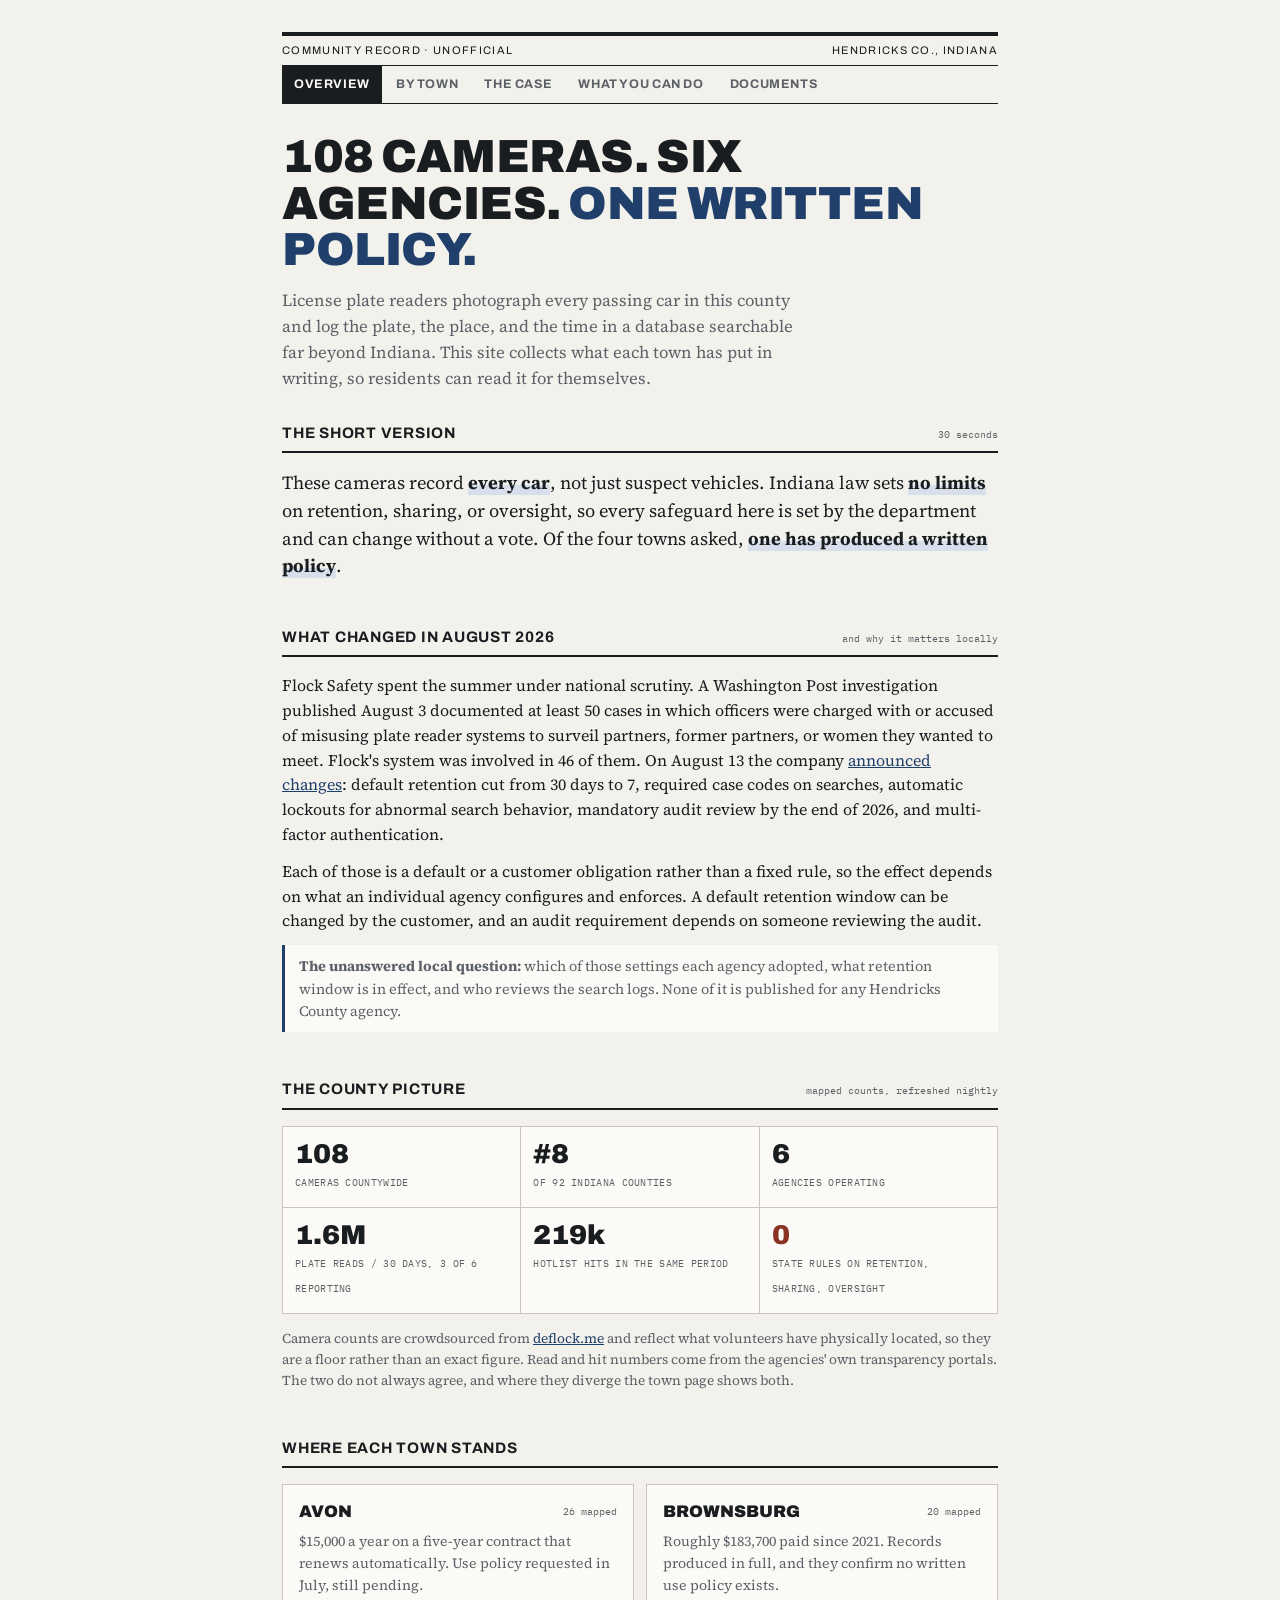
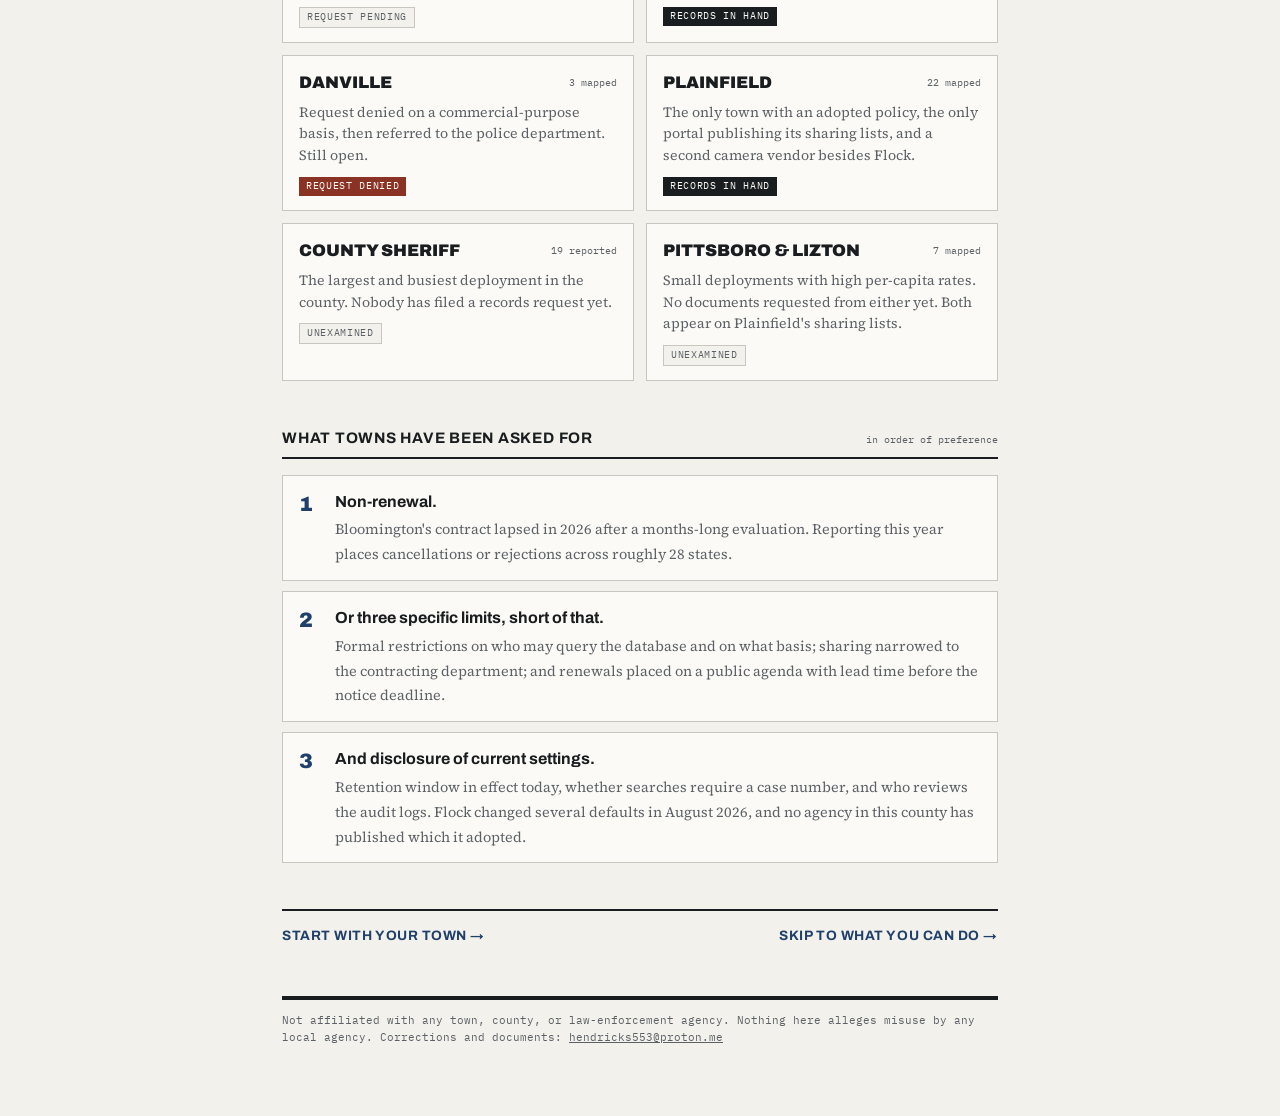
<file: index.html>
<!DOCTYPE html>
<html lang="en">
<head>
<meta charset="UTF-8">
<meta name="viewport" content="width=device-width, initial-scale=1.0">
<title>ALPRs in Hendricks County</title>
<meta name="description" content="What is documented about license plate reader cameras in Hendricks County, Indiana: contracts, costs, policies, and what each town has and has not disclosed.">
<link rel="preconnect" href="https://fonts.googleapis.com">
<link rel="preconnect" href="https://fonts.gstatic.com" crossorigin>
<link href="https://fonts.googleapis.com/css2?family=Archivo:wght@500;700;900&family=Source+Serif+4:opsz,wght@8..60,400;8..60,600&family=IBM+Plex+Mono:wght@400;600&display=swap" rel="stylesheet">
<link rel="stylesheet" href="style.css">
</head>
<body>
<div class="wrap">

<header>
  <div class="notice-bar">
    <span>Community Record &middot; Unofficial</span>
    <span>Hendricks Co., Indiana</span>
  </div>
  <nav class="main">
    <a href="index.html" aria-current="page">Overview</a>
    <a href="towns.html">By town</a>
    <a href="why.html">The case</a>
    <a href="act.html">What you can do</a>
    <a href="documents.html">Documents</a>
  </nav>

  <h1>108 cameras. Six agencies. <span class="thin">One written policy.</span></h1>
  <p class="dek">License plate readers photograph every passing car in this county and log the plate, the place, and the time in a database searchable far beyond Indiana. This site collects what each town has put in writing, so residents can read it for themselves.</p>
</header>

<section>
  <h2>The short version <small>30 seconds</small></h2>
  <p class="lede">These cameras record <strong>every car</strong>, not just suspect vehicles. Indiana law sets <strong>no limits</strong> on retention, sharing, or oversight, so every safeguard here is set by the department and can change without a vote. Of the four towns asked, <strong>one has produced a written policy</strong>.</p>
</section>

<section>
  <h2>What changed in August 2026 <small>and why it matters locally</small></h2>
  <p>Flock Safety spent the summer under national scrutiny. A Washington Post investigation published August 3 documented at least 50 cases in which officers were charged with or accused of misusing plate reader systems to surveil partners, former partners, or women they wanted to meet. Flock's system was involved in 46 of them. On August 13 the company <a href="https://www.technologyreview.com/2026/08/13/1141904/flock-is-tightening-its-rules-in-response-to-a-growing-surveillance-backlash/" target="_blank" rel="noopener">announced changes</a>: default retention cut from 30 days to 7, required case codes on searches, automatic lockouts for abnormal search behavior, mandatory audit review by the end of 2026, and multi-factor authentication.</p>
  <p>Each of those is a default or a customer obligation rather than a fixed rule, so the effect depends on what an individual agency configures and enforces. A default retention window can be changed by the customer, and an audit requirement depends on someone reviewing the audit.</p>
  <div class="note">
    <strong>The unanswered local question:</strong> which of those settings each agency adopted, what retention window is in effect, and who reviews the search logs. None of it is published for any Hendricks County agency.
  </div>
</section>

<section>
  <h2>The county picture <small>mapped counts, refreshed nightly</small></h2>
  <div class="stats">
    <div class="stat"><span class="n">108</span><span class="l">cameras countywide</span></div>
    <div class="stat"><span class="n">#8</span><span class="l">of 92 Indiana counties</span></div>
    <div class="stat"><span class="n">6</span><span class="l">agencies operating</span></div>
    <div class="stat"><span class="n">1.6M</span><span class="l">plate reads / 30 days, 3 of 6 reporting</span></div>
    <div class="stat"><span class="n">219k</span><span class="l">hotlist hits in the same period</span></div>
    <div class="stat flag"><span class="n">0</span><span class="l">state rules on retention, sharing, oversight</span></div>
  </div>
  <p class="fine">Camera counts are crowdsourced from <a href="https://deflock.me" target="_blank" rel="noopener">deflock.me</a> and reflect what volunteers have physically located, so they are a floor rather than an exact figure. Read and hit numbers come from the agencies' own transparency portals. The two do not always agree, and where they diverge the town page shows both.</p>
</section>

<section>
  <h2>Where each town stands</h2>
  <div class="towns">
    <a class="town-card" href="avon.html">
      <span class="count">26 mapped</span>
      <span class="name">Avon</span>
      <div class="line">$15,000 a year on a five-year contract that renews automatically. Use policy requested in July, still pending.</div>
      <span class="state quiet">Request pending</span>
    </a>
    <a class="town-card" href="brownsburg.html">
      <span class="count">20 mapped</span>
      <span class="name">Brownsburg</span>
      <div class="line">Roughly $183,700 paid since 2021. Records produced in full, and they confirm no written use policy exists.</div>
      <span class="state">Records in hand</span>
    </a>
    <a class="town-card" href="danville.html">
      <span class="count">3 mapped</span>
      <span class="name">Danville</span>
      <div class="line">Request denied on a commercial-purpose basis, then referred to the police department. Still open.</div>
      <span class="state open">Request denied</span>
    </a>
    <a class="town-card" href="plainfield.html">
      <span class="count">22 mapped</span>
      <span class="name">Plainfield</span>
      <div class="line">The only town with an adopted policy, the only portal publishing its sharing lists, and a second camera vendor besides Flock.</div>
      <span class="state">Records in hand</span>
    </a>
    <a class="town-card" href="sheriff.html">
      <span class="count">19 reported</span>
      <span class="name">County Sheriff</span>
      <div class="line">The largest and busiest deployment in the county. Nobody has filed a records request yet.</div>
      <span class="state quiet">Unexamined</span>
    </a>
    <a class="town-card" href="towns.html">
      <span class="count">7 mapped</span>
      <span class="name">Pittsboro &amp; Lizton</span>
      <div class="line">Small deployments with high per-capita rates. No documents requested from either yet. Both appear on Plainfield's sharing lists.</div>
      <span class="state quiet">Unexamined</span>
    </a>
  </div>
</section>

<section>
  <h2>What towns have been asked for <small>in order of preference</small></h2>
  <ol class="asks">
    <li>
      <span class="head">Non-renewal.</span>
      <span class="why">Bloomington's contract lapsed in 2026 after a months-long evaluation. Reporting this year places cancellations or rejections across roughly 28 states.</span>
    </li>
    <li>
      <span class="head">Or three specific limits, short of that.</span>
      <span class="why">Formal restrictions on who may query the database and on what basis; sharing narrowed to the contracting department; and renewals placed on a public agenda with lead time before the notice deadline.</span>
    </li>
    <li>
      <span class="head">And disclosure of current settings.</span>
      <span class="why">Retention window in effect today, whether searches require a case number, and who reviews the audit logs. Flock changed several defaults in August 2026, and no agency in this county has published which it adopted.</span>
    </li>
  </ol>
</section>

<div class="next">
  <a href="towns.html">Start with your town &rarr;</a>
  <a href="act.html">Skip to what you can do &rarr;</a>
</div>

<footer>
  Not affiliated with any town, county, or law-enforcement agency. Nothing here alleges misuse by any local agency. Corrections and documents: <a href="mailto:hendricks553@proton.me">hendricks553@proton.me</a>
</footer>

</div>
</body>
</html>
</file>
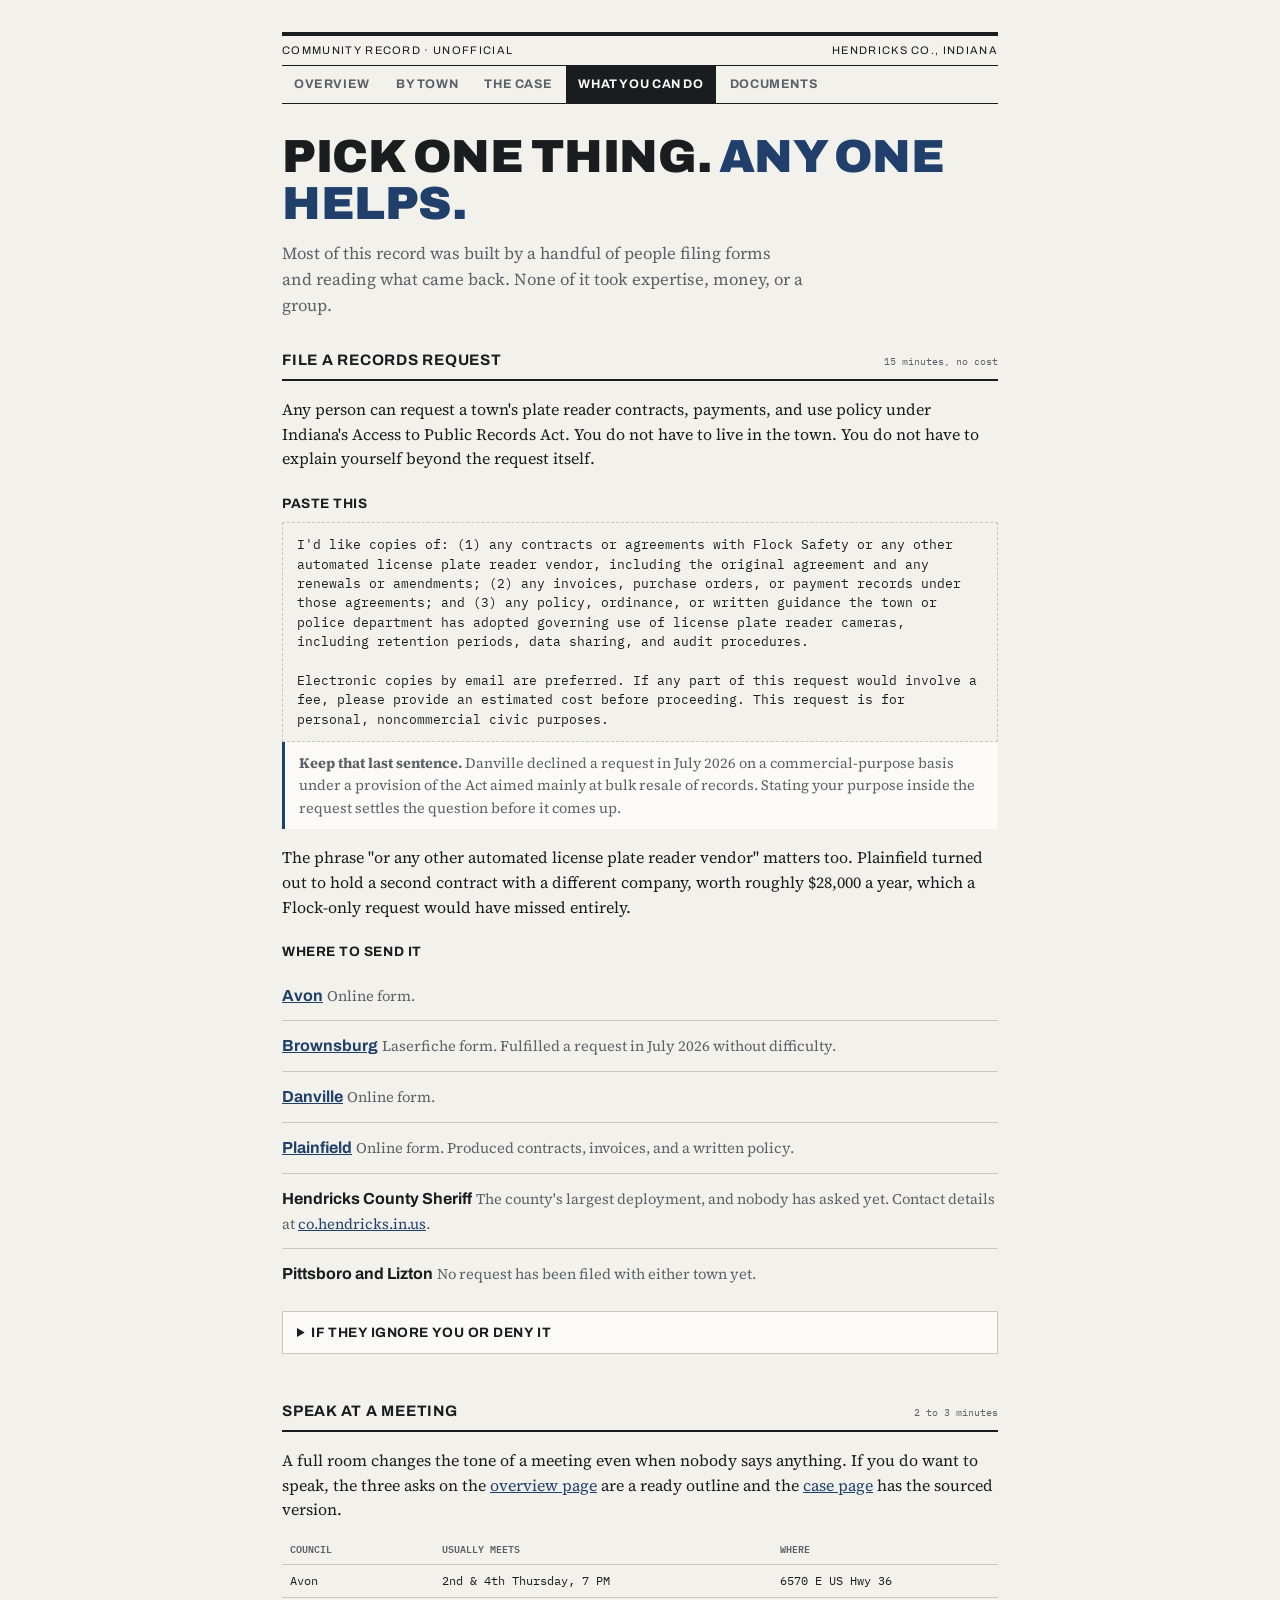
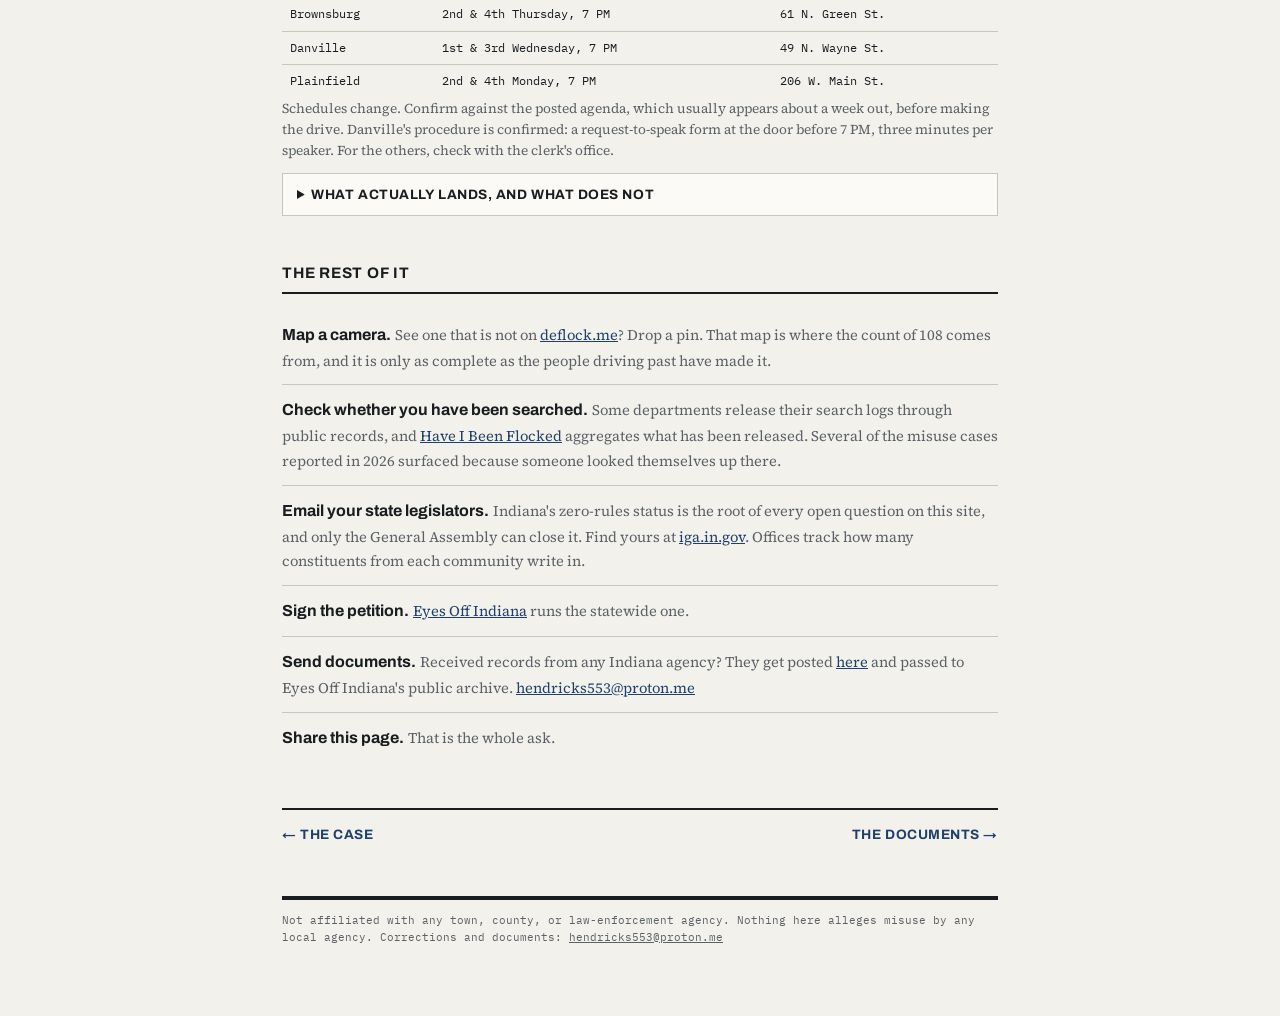
<file: act.html>
<!DOCTYPE html>
<html lang="en">
<head>
<meta charset="UTF-8">
<meta name="viewport" content="width=device-width, initial-scale=1.0">
<title>What you can do | ALPRs in Hendricks County</title>
<meta name="description" content="How to file a public records request, speak at a council meeting, contact Indiana legislators, and map a camera in Hendricks County.">
<link rel="preconnect" href="https://fonts.googleapis.com">
<link rel="preconnect" href="https://fonts.gstatic.com" crossorigin>
<link href="https://fonts.googleapis.com/css2?family=Archivo:wght@500;700;900&family=Source+Serif+4:opsz,wght@8..60,400;8..60,600&family=IBM+Plex+Mono:wght@400;600&display=swap" rel="stylesheet">
<link rel="stylesheet" href="style.css">
</head>
<body>
<div class="wrap">

<header>
  <div class="notice-bar">
    <span>Community Record &middot; Unofficial</span>
    <span>Hendricks Co., Indiana</span>
  </div>
  <nav class="main">
    <a href="index.html">Overview</a>
    <a href="towns.html">By town</a>
    <a href="why.html">The case</a>
    <a href="act.html" aria-current="page">What you can do</a>
    <a href="documents.html">Documents</a>
  </nav>

  <h1>Pick one thing. <span class="thin">Any one helps.</span></h1>
  <p class="dek">Most of this record was built by a handful of people filing forms and reading what came back. None of it took expertise, money, or a group.</p>
</header>

<section>
  <h2>File a records request <small>15 minutes, no cost</small></h2>
  <p>Any person can request a town's plate reader contracts, payments, and use policy under Indiana's Access to Public Records Act. You do not have to live in the town. You do not have to explain yourself beyond the request itself.</p>

  <h3>Paste this</h3>
  <div class="copyblock">I'd like copies of: (1) any contracts or agreements with Flock Safety or any other automated license plate reader vendor, including the original agreement and any renewals or amendments; (2) any invoices, purchase orders, or payment records under those agreements; and (3) any policy, ordinance, or written guidance the town or police department has adopted governing use of license plate reader cameras, including retention periods, data sharing, and audit procedures.

Electronic copies by email are preferred. If any part of this request would involve a fee, please provide an estimated cost before proceeding. This request is for personal, noncommercial civic purposes.</div>

  <div class="note">
    <strong>Keep that last sentence.</strong> Danville declined a request in July 2026 on a commercial-purpose basis under a provision of the Act aimed mainly at bulk resale of records. Stating your purpose inside the request settles the question before it comes up.
  </div>

  <p>The phrase "or any other automated license plate reader vendor" matters too. Plainfield turned out to hold a second contract with a different company, worth roughly $28,000 a year, which a Flock-only request would have missed entirely.</p>

  <h3>Where to send it</h3>
  <ul class="acts">
    <li><span class="do"><a href="https://www.avonindiana.gov/177/Public-Records-Requests" target="_blank" rel="noopener">Avon</a></span> <span class="how">Online form.</span></li>
    <li><span class="do"><a href="https://laserfiche.brownsburg.org/Forms/PublicRecordsRequest" target="_blank" rel="noopener">Brownsburg</a></span> <span class="how">Laserfiche form. Fulfilled a request in July 2026 without difficulty.</span></li>
    <li><span class="do"><a href="https://danvillein.gov/egov/apps/action/center.egov?view=form;page=1;id=33" target="_blank" rel="noopener">Danville</a></span> <span class="how">Online form.</span></li>
    <li><span class="do"><a href="https://www.townofplainfield.com/1941/Records-Requests" target="_blank" rel="noopener">Plainfield</a></span> <span class="how">Online form. Produced contracts, invoices, and a written policy.</span></li>
    <li><span class="do">Hendricks County Sheriff</span> <span class="how">The county's largest deployment, and nobody has asked yet. Contact details at <a href="https://www.co.hendricks.in.us/" target="_blank" rel="noopener">co.hendricks.in.us</a>.</span></li>
    <li><span class="do">Pittsboro and Lizton</span> <span class="how">No request has been filed with either town yet.</span></li>
  </ul>

  <details>
    <summary>If they ignore you or deny it</summary>
    <div class="inner">
      <p>Two things are worth knowing, and neither involves a lawyer.</p>
      <ul>
        <li><strong>The 30-day benchmark.</strong> The Act does not set a hard deadline, but Indiana's Public Access Counselor treats roughly 30 days from receipt as a reasonable response time, weighed against how big the agency and the request are. Small towns run on small staffs, and a delay is more often a backlog than a refusal.</li>
        <li><strong>The complaint is free.</strong> The Public Access Counselor takes formal complaints at <a href="https://www.in.gov/pac/" target="_blank" rel="noopener">in.gov/pac</a>. The office asks the agency to respond and issues a written opinion. The opinion is advisory rather than enforceable, but it is official, public, and citable, and agencies frequently produce the records once a complaint lands.</li>
      </ul>
      <p>Send what you get either way. A denial letter is a record too.</p>
    </div>
  </details>
</section>

<section>
  <h2>Speak at a meeting <small>2 to 3 minutes</small></h2>
  <p>A full room changes the tone of a meeting even when nobody says anything. If you do want to speak, the three asks on the <a href="index.html">overview page</a> are a ready outline and the <a href="why.html">case page</a> has the sourced version.</p>

  <div class="table-scroll">
    <table>
      <thead><tr><th>Council</th><th>Usually meets</th><th>Where</th></tr></thead>
      <tbody>
        <tr><td>Avon</td><td>2nd &amp; 4th Thursday, 7 PM</td><td>6570 E US Hwy 36</td></tr>
        <tr><td>Brownsburg</td><td>2nd &amp; 4th Thursday, 7 PM</td><td>61 N. Green St.</td></tr>
        <tr><td>Danville</td><td>1st &amp; 3rd Wednesday, 7 PM</td><td>49 N. Wayne St.</td></tr>
        <tr><td>Plainfield</td><td>2nd &amp; 4th Monday, 7 PM</td><td>206 W. Main St.</td></tr>
      </tbody>
    </table>
  </div>
  <p class="fine">Schedules change. Confirm against the posted agenda, which usually appears about a week out, before making the drive. Danville's procedure is confirmed: a request-to-speak form at the door before 7 PM, three minutes per speaker. For the others, check with the clerk's office.</p>

  <details>
    <summary>What actually lands, and what does not</summary>
    <div class="inner">
      <ul>
        <li><strong>Lead with the local document, not the national story.</strong> A town's own records carry more weight in its own chamber than a statistic from another state, and citing them is not an accusation, just a reading of the paperwork.</li>
        <li><strong>Separate the technology from the department early.</strong> Councils hear most criticism of a police program as criticism of their police. Making clear at the start that the objection is to the system and the outside access, not to local conduct, keeps the rest of the time on the substance.</li>
        <li><strong>Ask answerable questions.</strong> What is the retention window today? Who reads the audit logs? Did the council vote on this? Questions get further than charges, and a question a council cannot answer in the room tends to get answered later.</li>
        <li><strong>The hardest point to answer is the scope of access.</strong> A council can speak for its own department. It cannot speak for agencies in thirty other states, for the vendor's security practices, or for whoever has bought credentials on a criminal forum.</li>
        <li><strong>Expect the phone comparison.</strong> It is one of the most common responses to this argument and it is usually offered in good faith. The reply is on the <a href="why.html">case page</a>.</li>
        <li><strong>Follow up in writing.</strong> Send your sources to the clerk afterward for the record. What is said out loud gets forgotten. What is emailed is a document.</li>
      </ul>
    </div>
  </details>
</section>

<section>
  <h2>The rest of it</h2>
  <ul class="acts">
    <li>
      <span class="do">Map a camera.</span>
      <span class="how">See one that is not on <a href="https://deflock.me" target="_blank" rel="noopener">deflock.me</a>? Drop a pin. That map is where the count of 108 comes from, and it is only as complete as the people driving past have made it.</span>
    </li>
    <li>
      <span class="do">Check whether you have been searched.</span>
      <span class="how">Some departments release their search logs through public records, and <a href="https://haveibeenflocked.com" target="_blank" rel="noopener">Have I Been Flocked</a> aggregates what has been released. Several of the misuse cases reported in 2026 surfaced because someone looked themselves up there.</span>
    </li>
    <li>
      <span class="do">Email your state legislators.</span>
      <span class="how">Indiana's zero-rules status is the root of every open question on this site, and only the General Assembly can close it. Find yours at <a href="https://iga.in.gov" target="_blank" rel="noopener">iga.in.gov</a>. Offices track how many constituents from each community write in.</span>
    </li>
    <li>
      <span class="do">Sign the petition.</span>
      <span class="how"><a href="https://eyesoffindiana.org/petition" target="_blank" rel="noopener">Eyes Off Indiana</a> runs the statewide one.</span>
    </li>
    <li>
      <span class="do">Send documents.</span>
      <span class="how">Received records from any Indiana agency? They get posted <a href="documents.html">here</a> and passed to Eyes Off Indiana's public archive. <a href="mailto:hendricks553@proton.me">hendricks553@proton.me</a></span>
    </li>
    <li>
      <span class="do">Share this page.</span>
      <span class="how">That is the whole ask.</span>
    </li>
  </ul>
</section>

<div class="next">
  <a href="why.html">&larr; The case</a>
  <a href="documents.html">The documents &rarr;</a>
</div>

<footer>
  Not affiliated with any town, county, or law-enforcement agency. Nothing here alleges misuse by any local agency. Corrections and documents: <a href="mailto:hendricks553@proton.me">hendricks553@proton.me</a>
</footer>

</div>
</body>
</html>
</file>
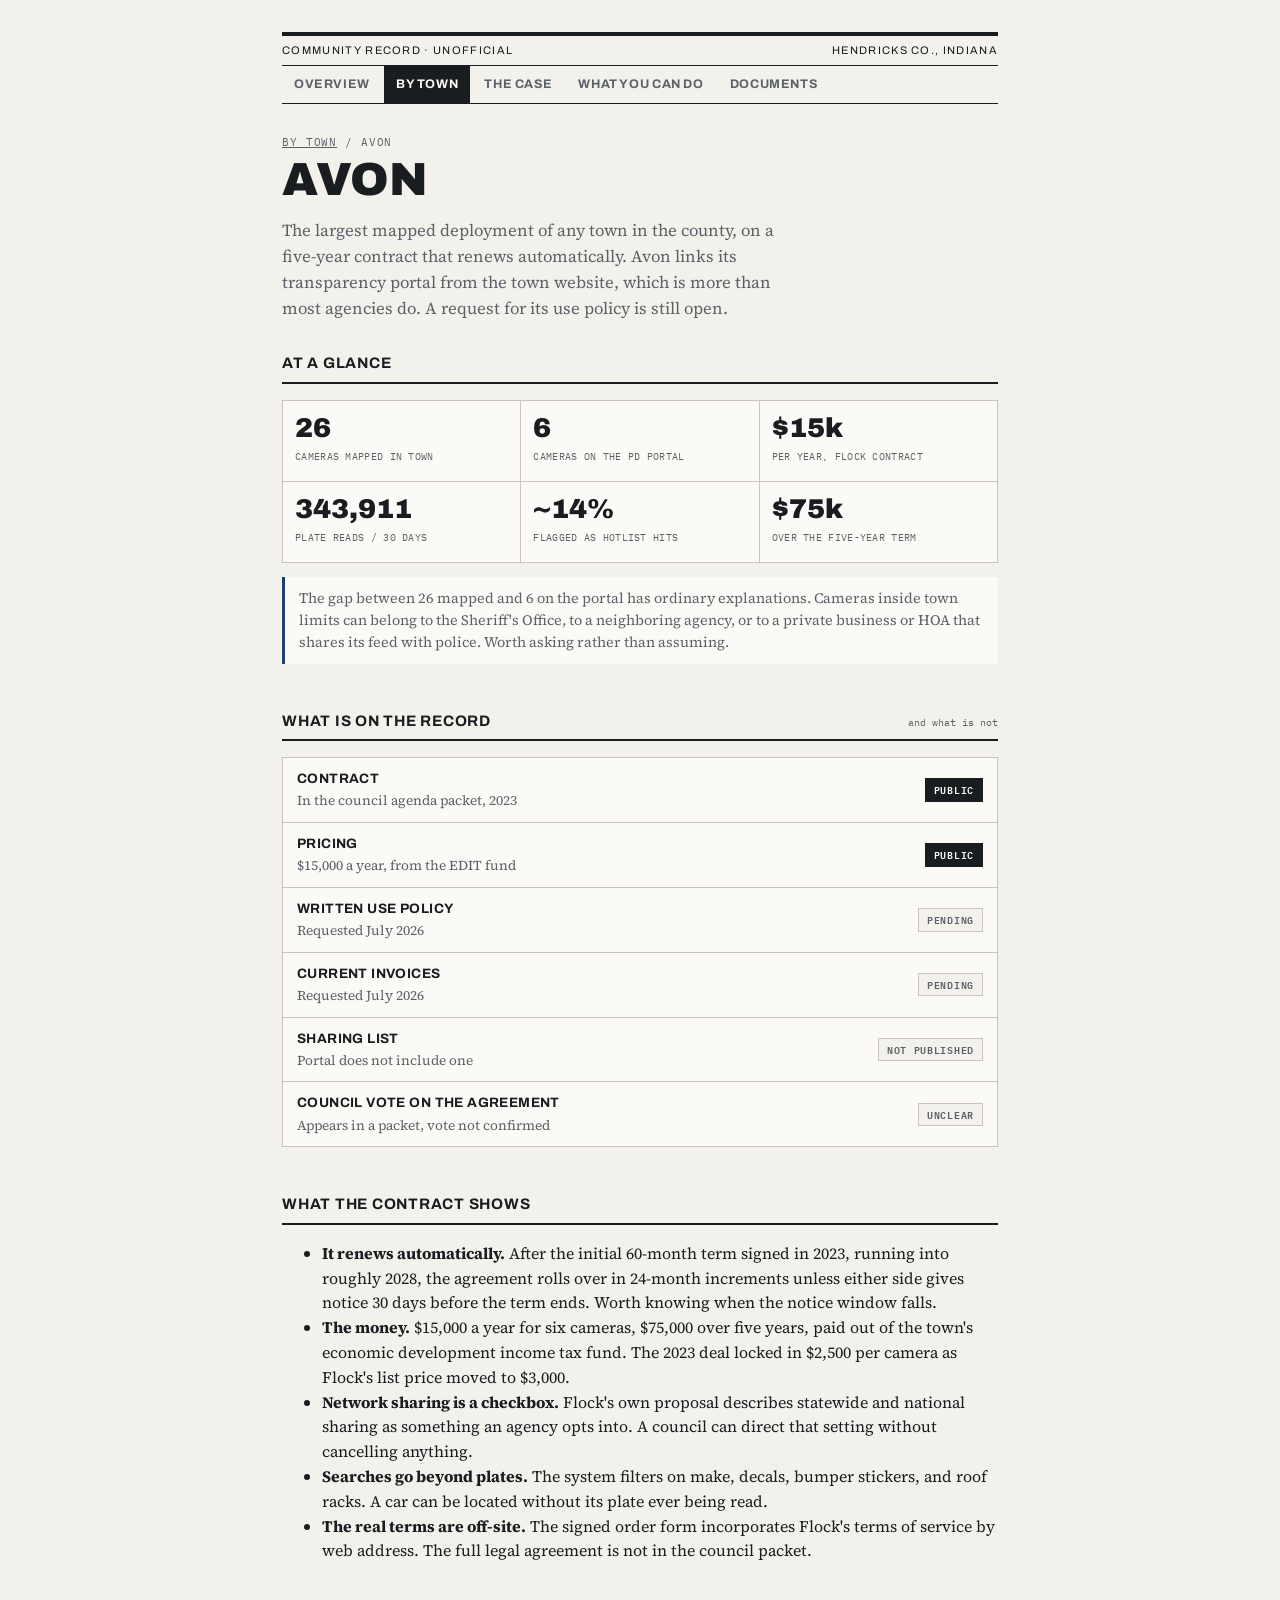
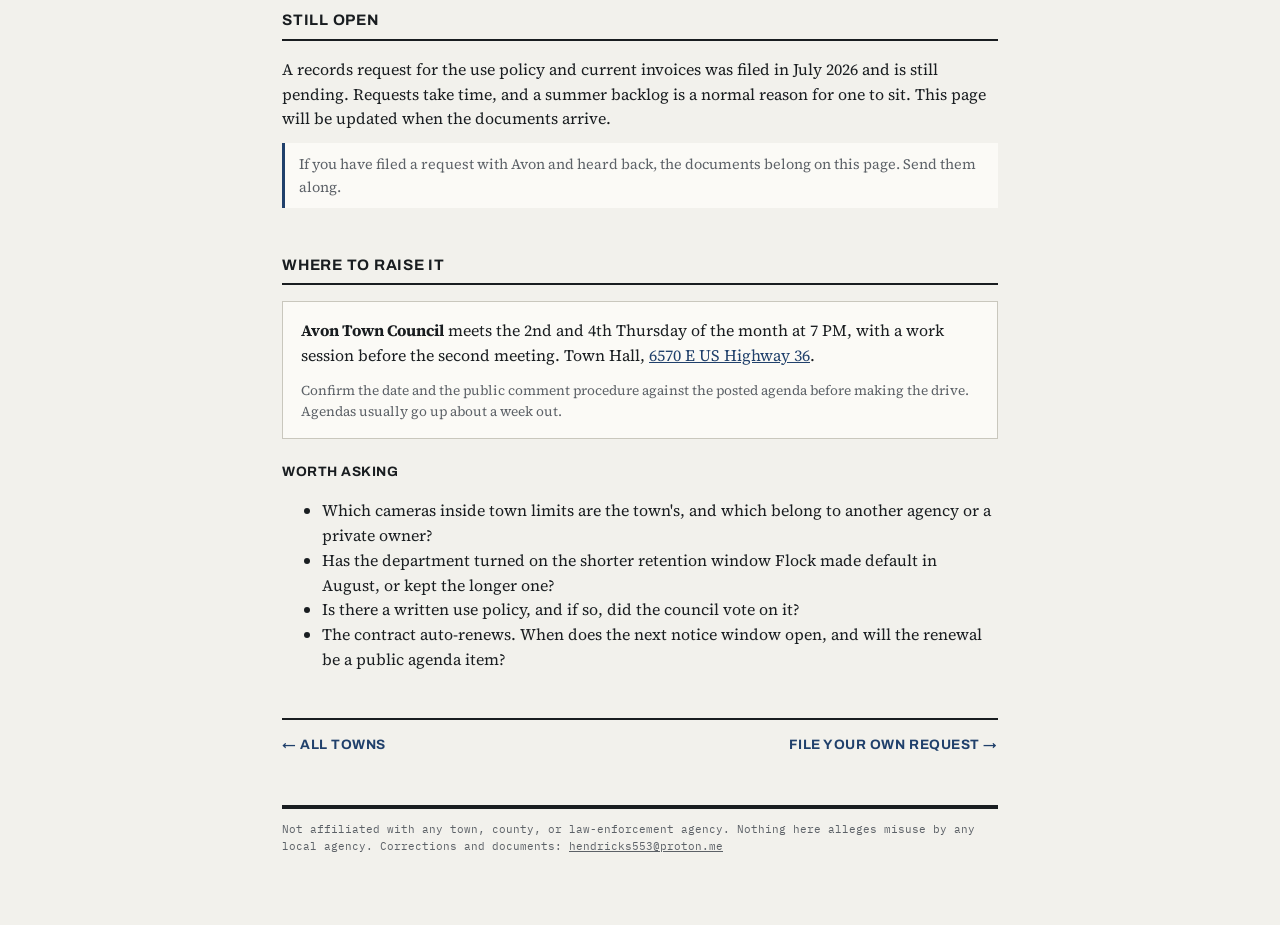
<file: avon.html>
<!DOCTYPE html>
<html lang="en">
<head>
<meta charset="UTF-8">
<meta name="viewport" content="width=device-width, initial-scale=1.0">
<title>Avon | ALPRs in Hendricks County</title>
<meta name="description" content="What is documented about Flock license plate readers in Avon, Indiana: a five-year auto-renewing contract, $15,000 a year, and an unanswered records request.">
<link rel="preconnect" href="https://fonts.googleapis.com">
<link rel="preconnect" href="https://fonts.gstatic.com" crossorigin>
<link href="https://fonts.googleapis.com/css2?family=Archivo:wght@500;700;900&family=Source+Serif+4:opsz,wght@8..60,400;8..60,600&family=IBM+Plex+Mono:wght@400;600&display=swap" rel="stylesheet">
<link rel="stylesheet" href="style.css">
</head>
<body>
<div class="wrap">

<header>
  <div class="notice-bar">
    <span>Community Record &middot; Unofficial</span>
    <span>Hendricks Co., Indiana</span>
  </div>
  <nav class="main">
    <a href="index.html">Overview</a>
    <a href="towns.html" aria-current="page">By town</a>
    <a href="why.html">The case</a>
    <a href="act.html">What you can do</a>
    <a href="documents.html">Documents</a>
  </nav>

  <p class="crumb"><a href="towns.html">By town</a> / Avon</p>
  <h1>Avon</h1>
  <p class="dek">The largest mapped deployment of any town in the county, on a five-year contract that renews automatically. Avon links its transparency portal from the town website, which is more than most agencies do. A request for its use policy is still open.</p>
</header>

<section>
  <h2>At a glance</h2>
  <div class="stats">
    <div class="stat"><span class="n">26</span><span class="l">cameras mapped in town</span></div>
    <div class="stat"><span class="n">6</span><span class="l">cameras on the PD portal</span></div>
    <div class="stat"><span class="n">$15k</span><span class="l">per year, Flock contract</span></div>
    <div class="stat"><span class="n">343,911</span><span class="l">plate reads / 30 days</span></div>
    <div class="stat"><span class="n">~14%</span><span class="l">flagged as hotlist hits</span></div>
    <div class="stat"><span class="n">$75k</span><span class="l">over the five-year term</span></div>
  </div>
<div class="note">The gap between 26 mapped and 6 on the portal has ordinary explanations. Cameras inside town limits can belong to the Sheriff's Office, to a neighboring agency, or to a private business or HOA that shares its feed with police. Worth asking rather than assuming.</div>
</section>

<section>
  <h2>What is on the record <small>and what is not</small></h2>
  <div class="ledger">
    <div class="ledger-row"><div class="q"><b>Contract</b><span>In the council agenda packet, 2023</span></div><span class="mark yes">Public</span></div>
    <div class="ledger-row"><div class="q"><b>Pricing</b><span>$15,000 a year, from the EDIT fund</span></div><span class="mark yes">Public</span></div>
    <div class="ledger-row"><div class="q"><b>Written use policy</b><span>Requested July 2026</span></div><span class="mark wait">Pending</span></div>
    <div class="ledger-row"><div class="q"><b>Current invoices</b><span>Requested July 2026</span></div><span class="mark wait">Pending</span></div>
    <div class="ledger-row"><div class="q"><b>Sharing list</b><span>Portal does not include one</span></div><span class="mark wait">Not published</span></div>
    <div class="ledger-row"><div class="q"><b>Council vote on the agreement</b><span>Appears in a packet, vote not confirmed</span></div><span class="mark wait">Unclear</span></div>
  </div>
</section>


<section>
  <h2>What the contract shows</h2>
  <ul>
    <li><strong>It renews automatically.</strong> After the initial 60-month term signed in 2023, running into roughly 2028, the agreement rolls over in 24-month increments unless either side gives notice 30 days before the term ends. Worth knowing when the notice window falls.</li>
    <li><strong>The money.</strong> $15,000 a year for six cameras, $75,000 over five years, paid out of the town's economic development income tax fund. The 2023 deal locked in $2,500 per camera as Flock's list price moved to $3,000.</li>
    <li><strong>Network sharing is a checkbox.</strong> Flock's own proposal describes statewide and national sharing as something an agency opts into. A council can direct that setting without cancelling anything.</li>
    <li><strong>Searches go beyond plates.</strong> The system filters on make, decals, bumper stickers, and roof racks. A car can be located without its plate ever being read.</li>
    <li><strong>The real terms are off-site.</strong> The signed order form incorporates Flock's terms of service by web address. The full legal agreement is not in the council packet.</li>
  </ul>
</section>

<section>
  <h2>Still open</h2>
  <p>A records request for the use policy and current invoices was filed in July 2026 and is still pending. Requests take time, and a summer backlog is a normal reason for one to sit. This page will be updated when the documents arrive.</p>
  <div class="note">If you have filed a request with Avon and heard back, the documents belong on this page. Send them along.</div>
</section>


<section>
  <h2>Where to raise it</h2>
  <div class="panel">
    <p><strong>Avon Town Council</strong> meets the 2nd and 4th Thursday of the month at 7 PM, with a work session before the second meeting. Town Hall, <a href="https://maps.google.com/?q=6570+E+US+Highway+36,+Avon,+IN+46123" target="_blank" rel="noopener">6570 E US Highway 36</a>.</p>
    <p class="fine">Confirm the date and the public comment procedure against the posted agenda before making the drive. Agendas usually go up about a week out.</p>
  </div>
  <h3>Worth asking</h3>
  <ul>
    <li>Which cameras inside town limits are the town's, and which belong to another agency or a private owner?</li>
    <li>Has the department turned on the shorter retention window Flock made default in August, or kept the longer one?</li>
    <li>Is there a written use policy, and if so, did the council vote on it?</li>
    <li>The contract auto-renews. When does the next notice window open, and will the renewal be a public agenda item?</li>
  </ul>

</section>

<div class="next">
  <a href="towns.html">&larr; All towns</a>
  <a href="act.html">File your own request &rarr;</a>
</div>

<footer>
  Not affiliated with any town, county, or law-enforcement agency. Nothing here alleges misuse by any local agency. Corrections and documents: <a href="mailto:hendricks553@proton.me">hendricks553@proton.me</a>
</footer>

</div>
</body>
</html>
</file>
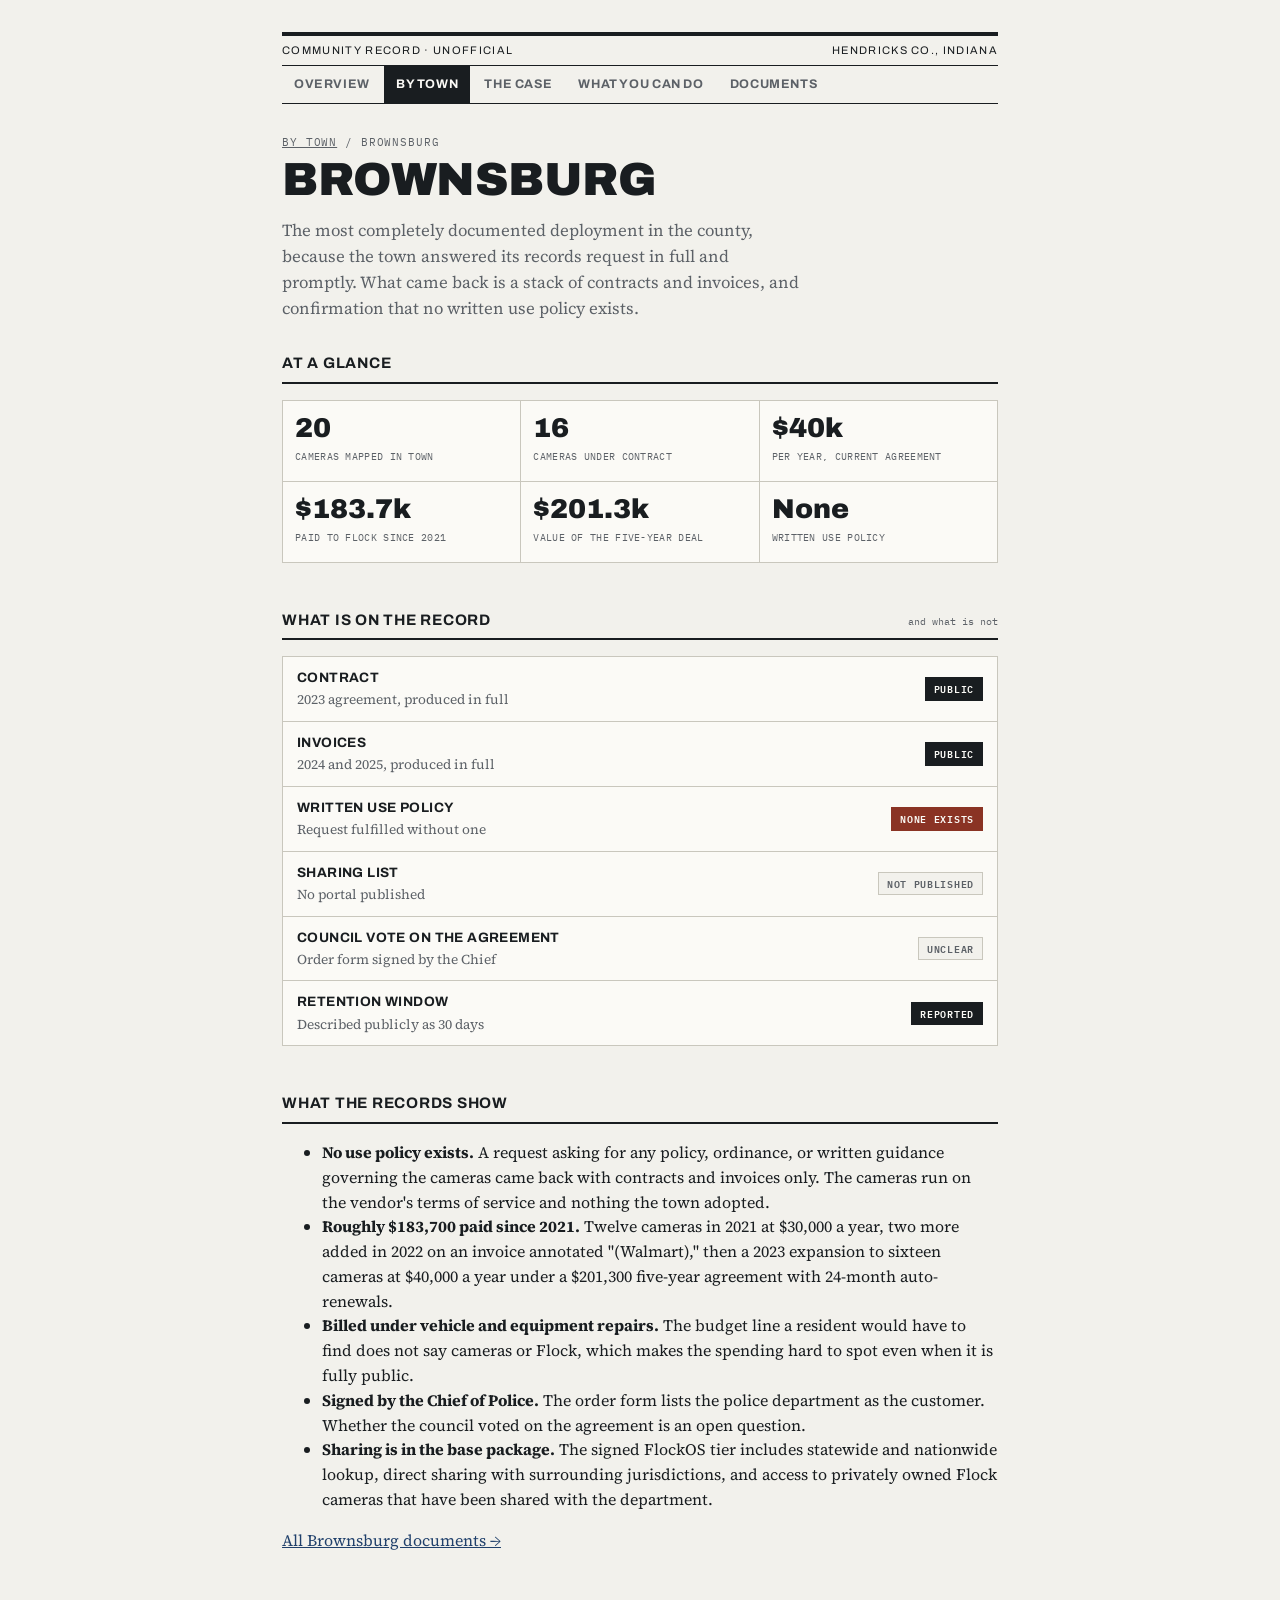
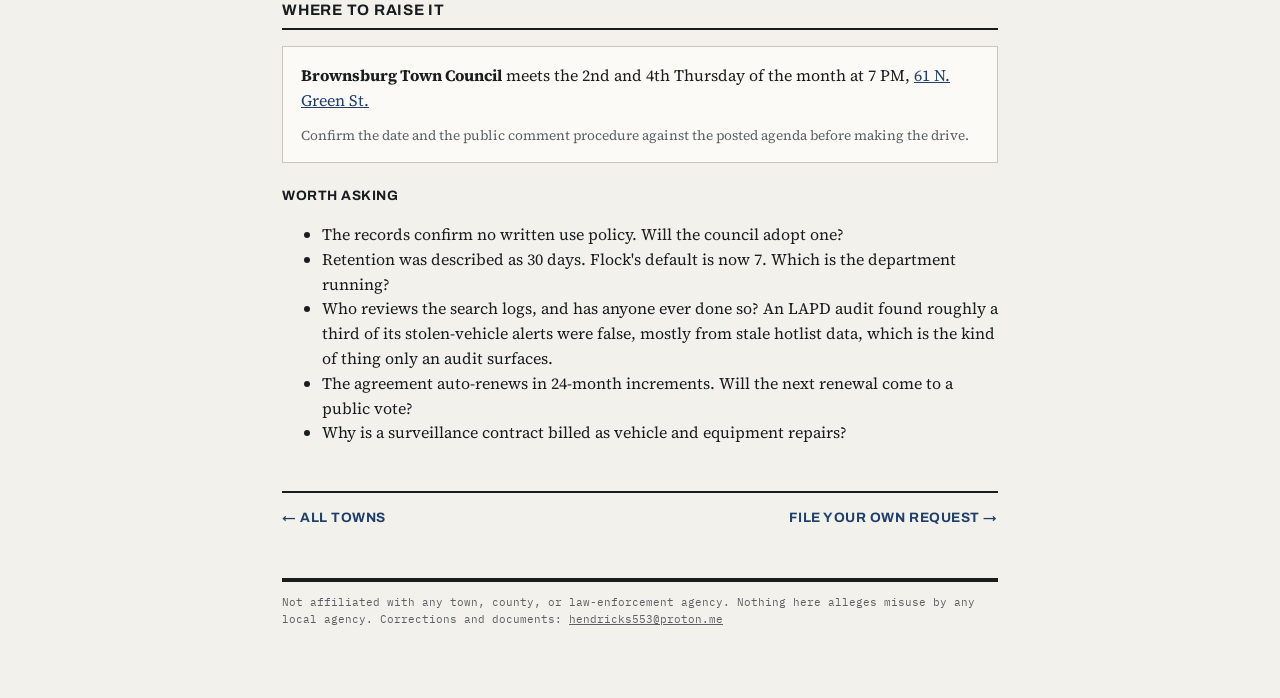
<file: brownsburg.html>
<!DOCTYPE html>
<html lang="en">
<head>
<meta charset="UTF-8">
<meta name="viewport" content="width=device-width, initial-scale=1.0">
<title>Brownsburg | ALPRs in Hendricks County</title>
<meta name="description" content="What is documented about Flock license plate readers in Brownsburg, Indiana: roughly $183,700 paid since 2021, and no written use policy.">
<link rel="preconnect" href="https://fonts.googleapis.com">
<link rel="preconnect" href="https://fonts.gstatic.com" crossorigin>
<link href="https://fonts.googleapis.com/css2?family=Archivo:wght@500;700;900&family=Source+Serif+4:opsz,wght@8..60,400;8..60,600&family=IBM+Plex+Mono:wght@400;600&display=swap" rel="stylesheet">
<link rel="stylesheet" href="style.css">
</head>
<body>
<div class="wrap">

<header>
  <div class="notice-bar">
    <span>Community Record &middot; Unofficial</span>
    <span>Hendricks Co., Indiana</span>
  </div>
  <nav class="main">
    <a href="index.html">Overview</a>
    <a href="towns.html" aria-current="page">By town</a>
    <a href="why.html">The case</a>
    <a href="act.html">What you can do</a>
    <a href="documents.html">Documents</a>
  </nav>

  <p class="crumb"><a href="towns.html">By town</a> / Brownsburg</p>
  <h1>Brownsburg</h1>
  <p class="dek">The most completely documented deployment in the county, because the town answered its records request in full and promptly. What came back is a stack of contracts and invoices, and confirmation that no written use policy exists.</p>
</header>

<section>
  <h2>At a glance</h2>
  <div class="stats">
    <div class="stat"><span class="n">20</span><span class="l">cameras mapped in town</span></div>
    <div class="stat"><span class="n">16</span><span class="l">cameras under contract</span></div>
    <div class="stat"><span class="n">$40k</span><span class="l">per year, current agreement</span></div>
    <div class="stat"><span class="n">$183.7k</span><span class="l">paid to Flock since 2021</span></div>
    <div class="stat"><span class="n">$201.3k</span><span class="l">value of the five-year deal</span></div>
    <div class="stat"><span class="n">None</span><span class="l">written use policy</span></div>
  </div>

</section>

<section>
  <h2>What is on the record <small>and what is not</small></h2>
  <div class="ledger">
    <div class="ledger-row"><div class="q"><b>Contract</b><span>2023 agreement, produced in full</span></div><span class="mark yes">Public</span></div>
    <div class="ledger-row"><div class="q"><b>Invoices</b><span>2024 and 2025, produced in full</span></div><span class="mark yes">Public</span></div>
    <div class="ledger-row"><div class="q"><b>Written use policy</b><span>Request fulfilled without one</span></div><span class="mark no">None exists</span></div>
    <div class="ledger-row"><div class="q"><b>Sharing list</b><span>No portal published</span></div><span class="mark wait">Not published</span></div>
    <div class="ledger-row"><div class="q"><b>Council vote on the agreement</b><span>Order form signed by the Chief</span></div><span class="mark wait">Unclear</span></div>
    <div class="ledger-row"><div class="q"><b>Retention window</b><span>Described publicly as 30 days</span></div><span class="mark yes">Reported</span></div>
  </div>
</section>


<section>
  <h2>What the records show</h2>
  <ul>
    <li><strong>No use policy exists.</strong> A request asking for any policy, ordinance, or written guidance governing the cameras came back with contracts and invoices only. The cameras run on the vendor's terms of service and nothing the town adopted.</li>
    <li><strong>Roughly $183,700 paid since 2021.</strong> Twelve cameras in 2021 at $30,000 a year, two more added in 2022 on an invoice annotated "(Walmart)," then a 2023 expansion to sixteen cameras at $40,000 a year under a $201,300 five-year agreement with 24-month auto-renewals.</li>
    <li><strong>Billed under vehicle and equipment repairs.</strong> The budget line a resident would have to find does not say cameras or Flock, which makes the spending hard to spot even when it is fully public.</li>
    <li><strong>Signed by the Chief of Police.</strong> The order form lists the police department as the customer. Whether the council voted on the agreement is an open question.</li>
    <li><strong>Sharing is in the base package.</strong> The signed FlockOS tier includes statewide and nationwide lookup, direct sharing with surrounding jurisdictions, and access to privately owned Flock cameras that have been shared with the department.</li>
  </ul>
  <p><a href="documents.html">All Brownsburg documents &rarr;</a></p>
</section>



<section>
  <h2>Where to raise it</h2>
  <div class="panel">
    <p><strong>Brownsburg Town Council</strong> meets the 2nd and 4th Thursday of the month at 7 PM, <a href="https://maps.google.com/?q=61+N+Green+St,+Brownsburg,+IN+46112" target="_blank" rel="noopener">61 N. Green St.</a></p>
    <p class="fine">Confirm the date and the public comment procedure against the posted agenda before making the drive.</p>
  </div>
  <h3>Worth asking</h3>
  <ul>
    <li>The records confirm no written use policy. Will the council adopt one?</li>
    <li>Retention was described as 30 days. Flock's default is now 7. Which is the department running?</li>
    <li>Who reviews the search logs, and has anyone ever done so? An LAPD audit found roughly a third of its stolen-vehicle alerts were false, mostly from stale hotlist data, which is the kind of thing only an audit surfaces.</li>
    <li>The agreement auto-renews in 24-month increments. Will the next renewal come to a public vote?</li>
    <li>Why is a surveillance contract billed as vehicle and equipment repairs?</li>
  </ul>

</section>

<div class="next">
  <a href="towns.html">&larr; All towns</a>
  <a href="act.html">File your own request &rarr;</a>
</div>

<footer>
  Not affiliated with any town, county, or law-enforcement agency. Nothing here alleges misuse by any local agency. Corrections and documents: <a href="mailto:hendricks553@proton.me">hendricks553@proton.me</a>
</footer>

</div>
</body>
</html>
</file>
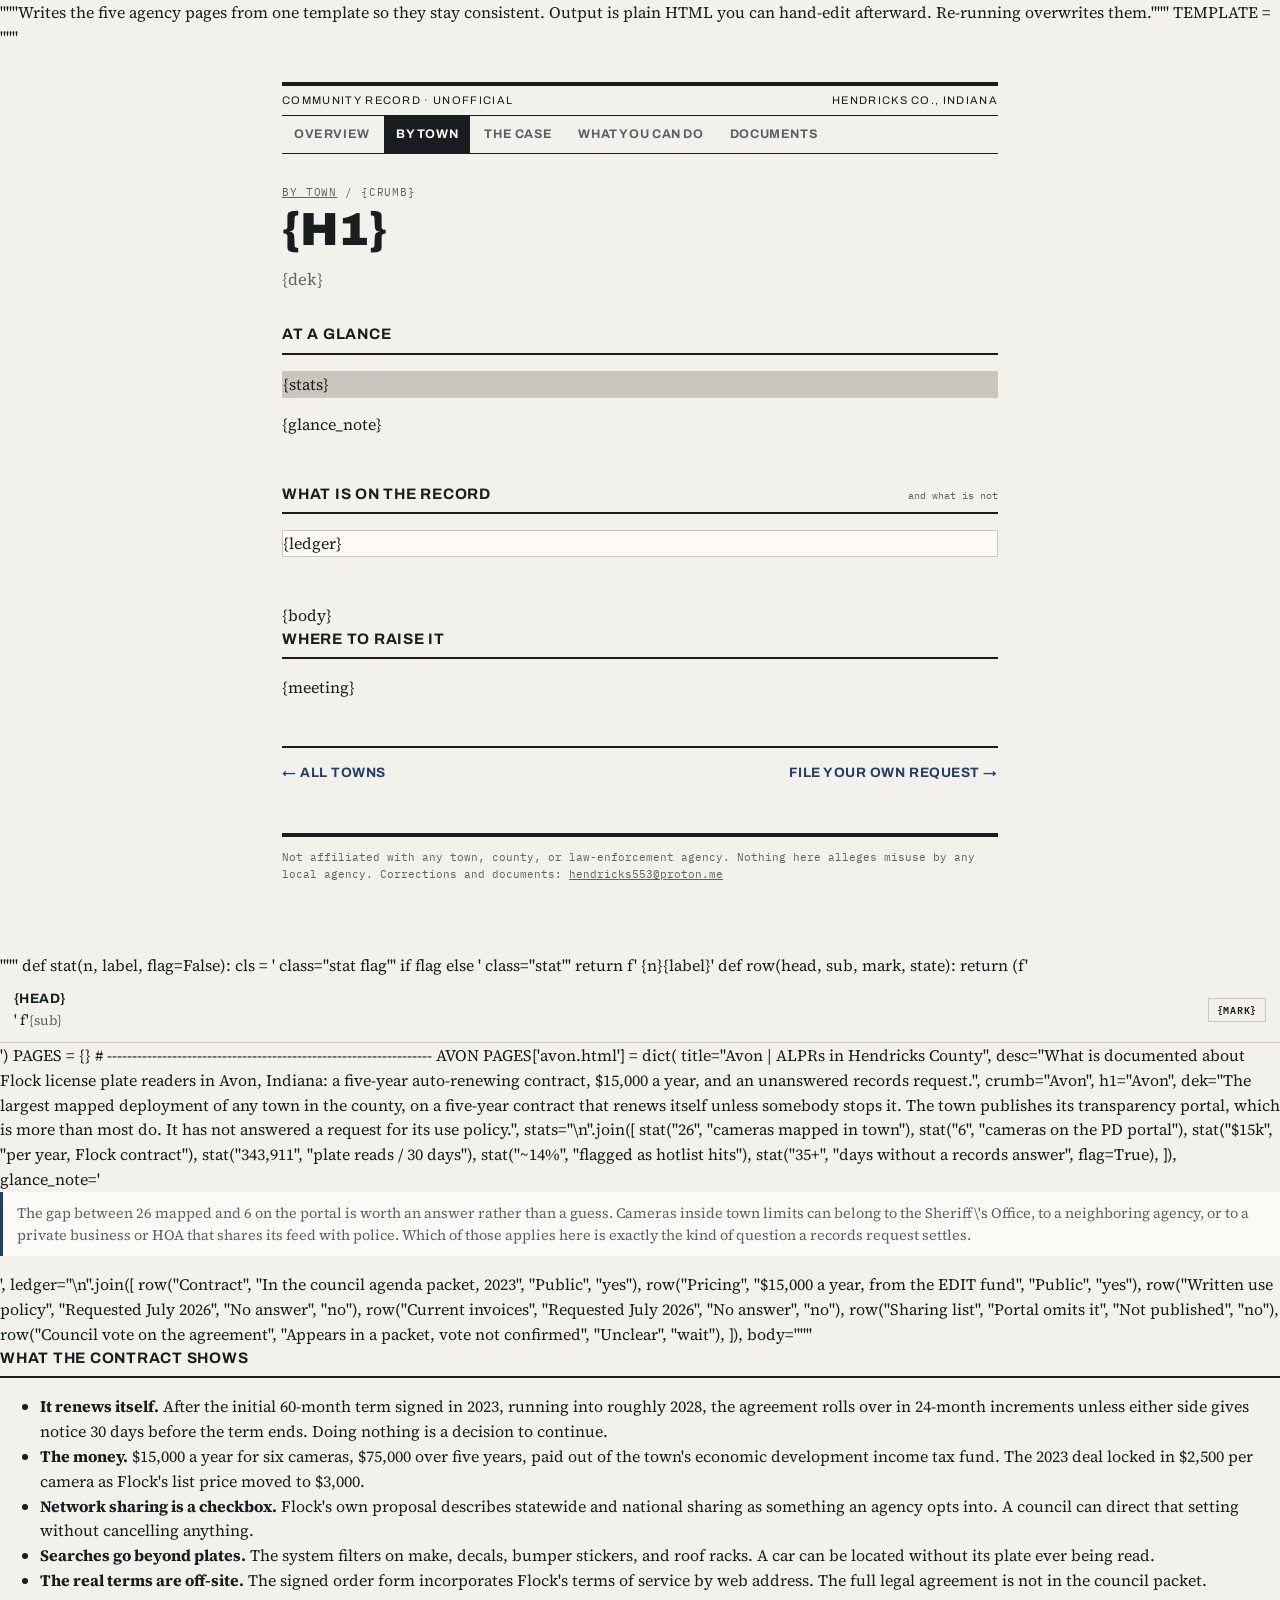
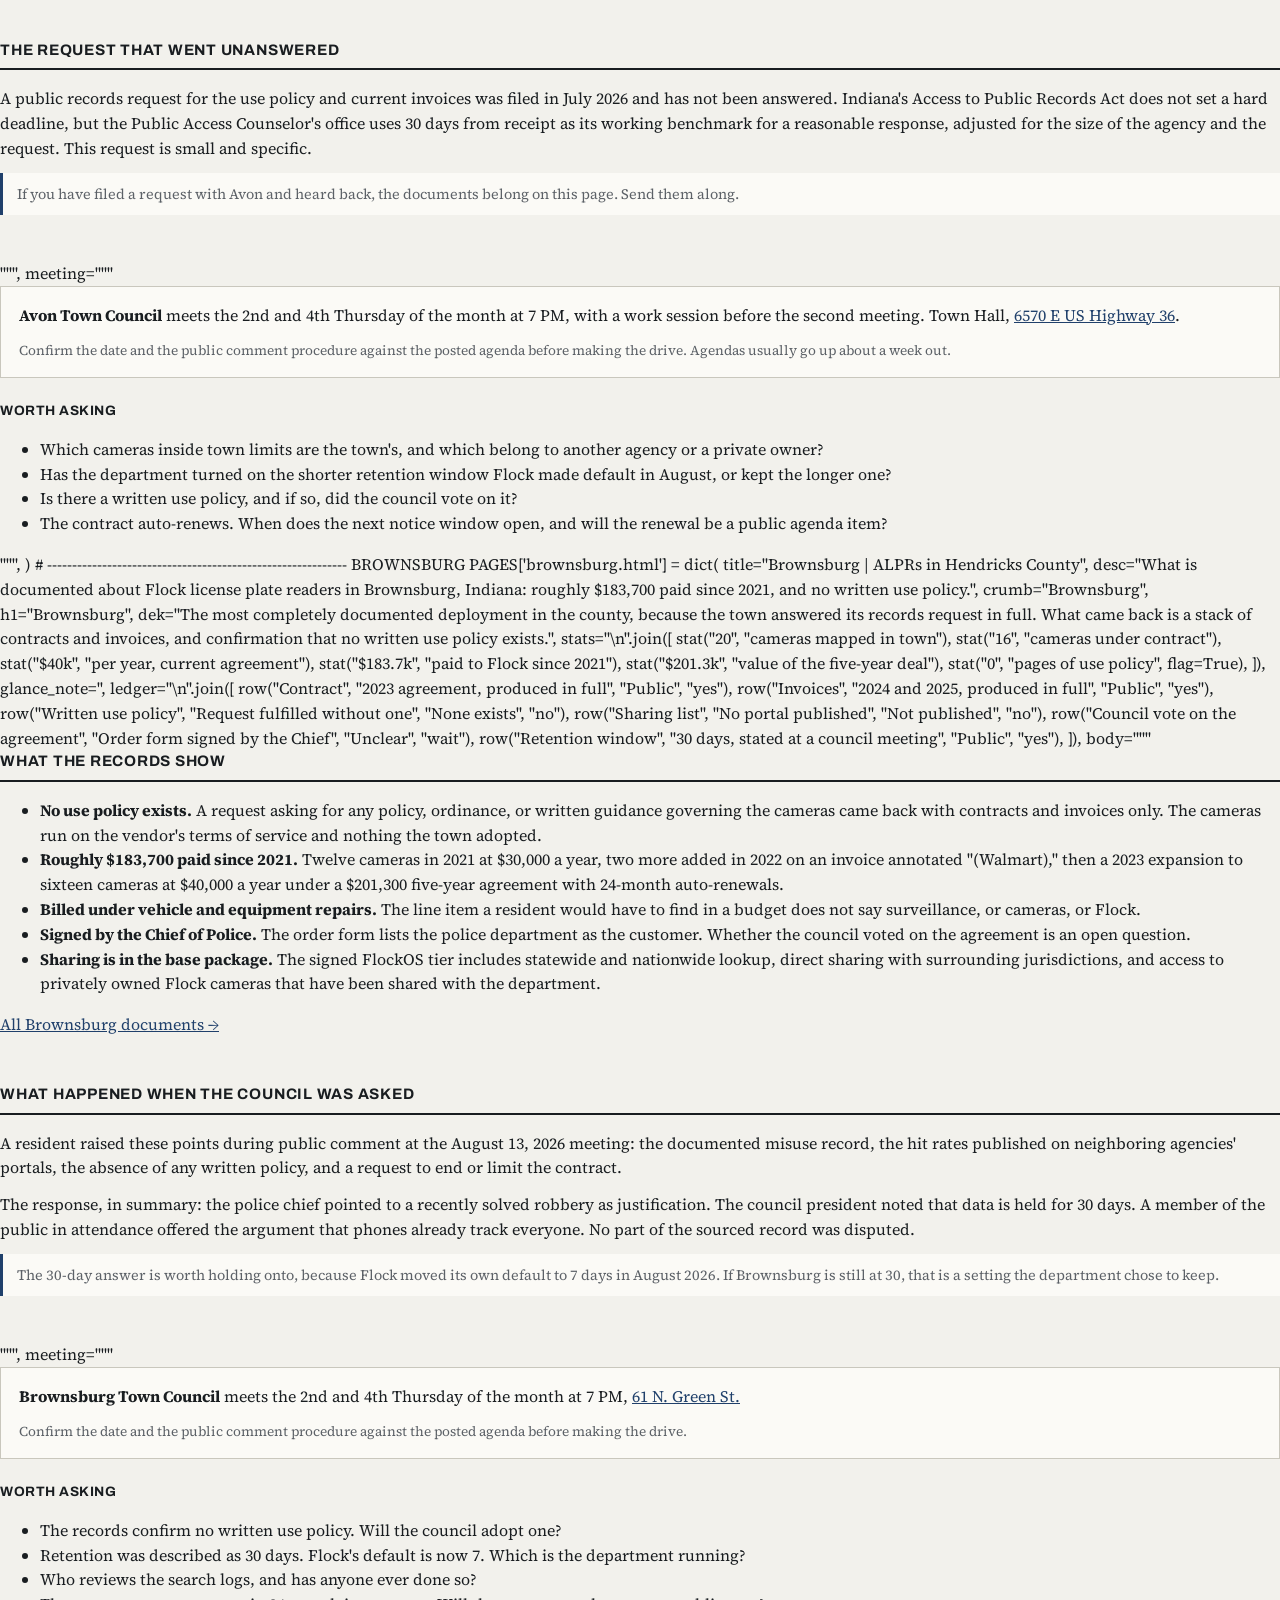
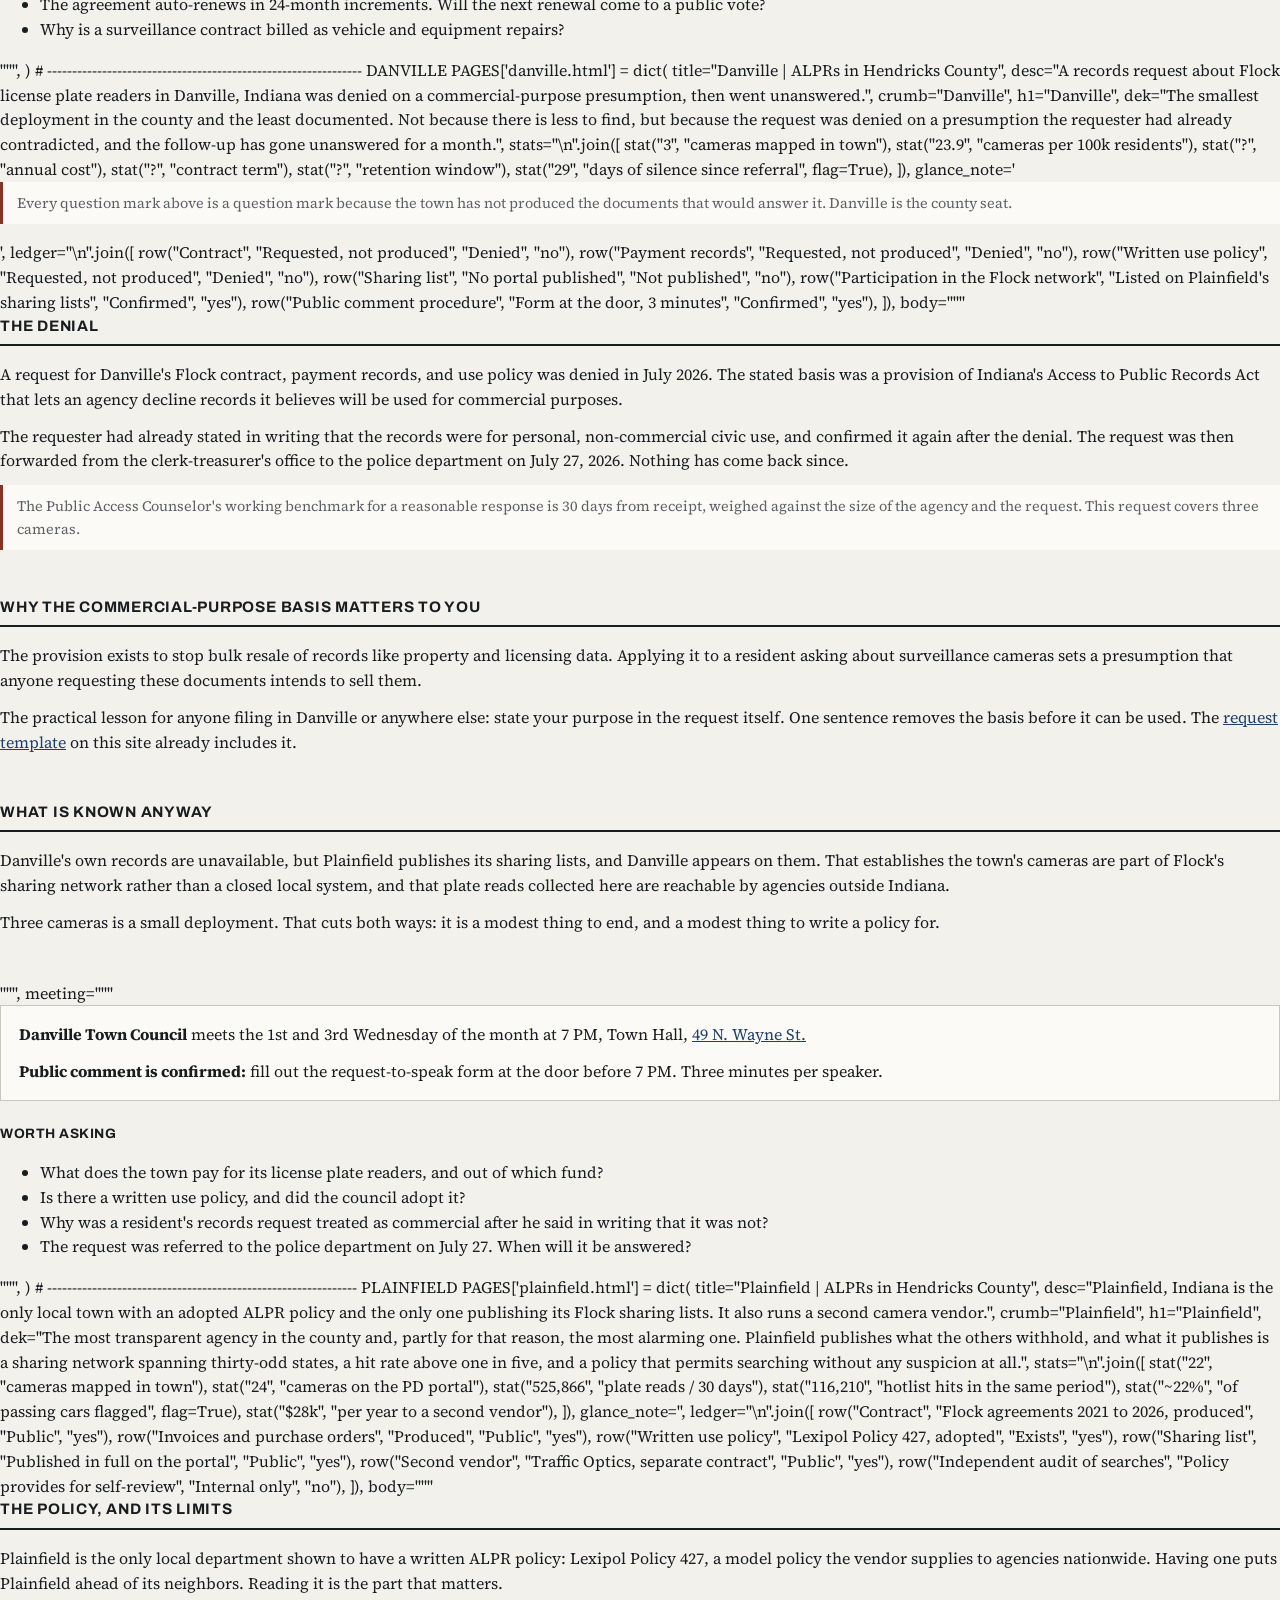
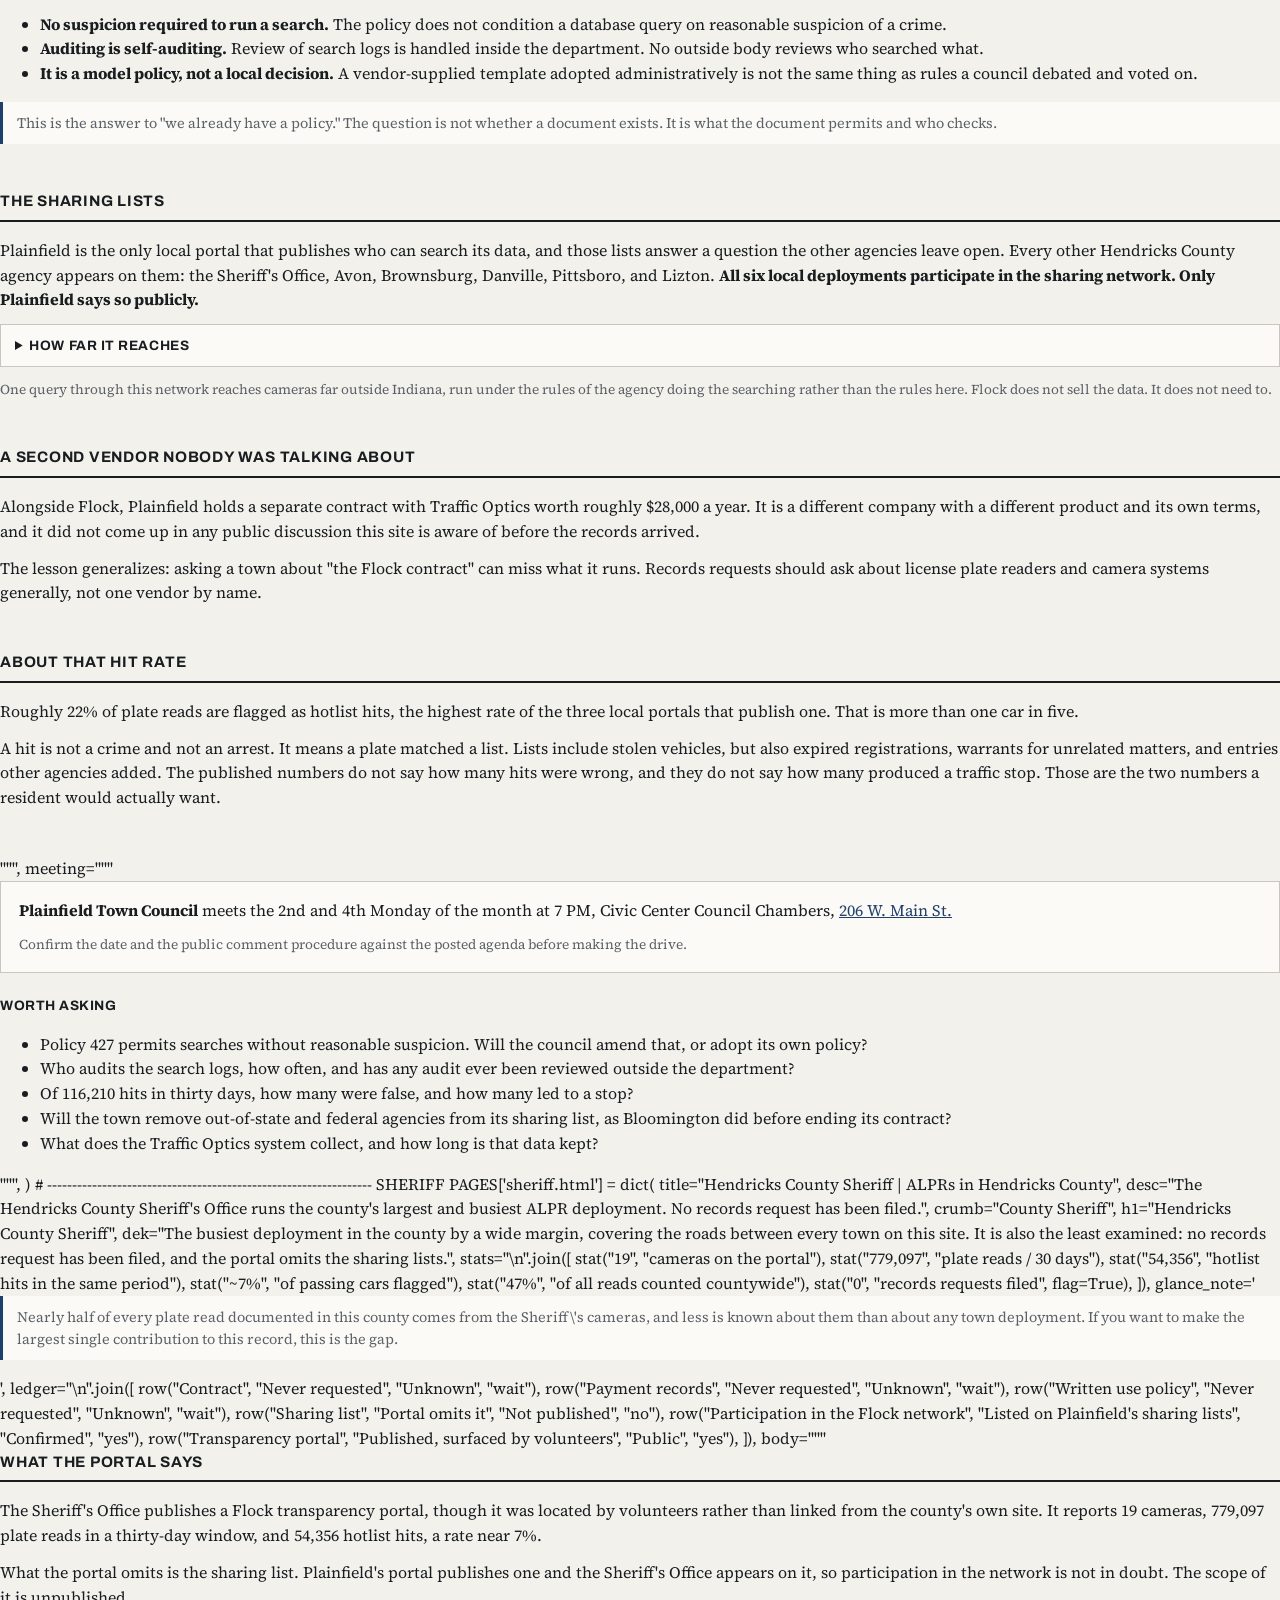
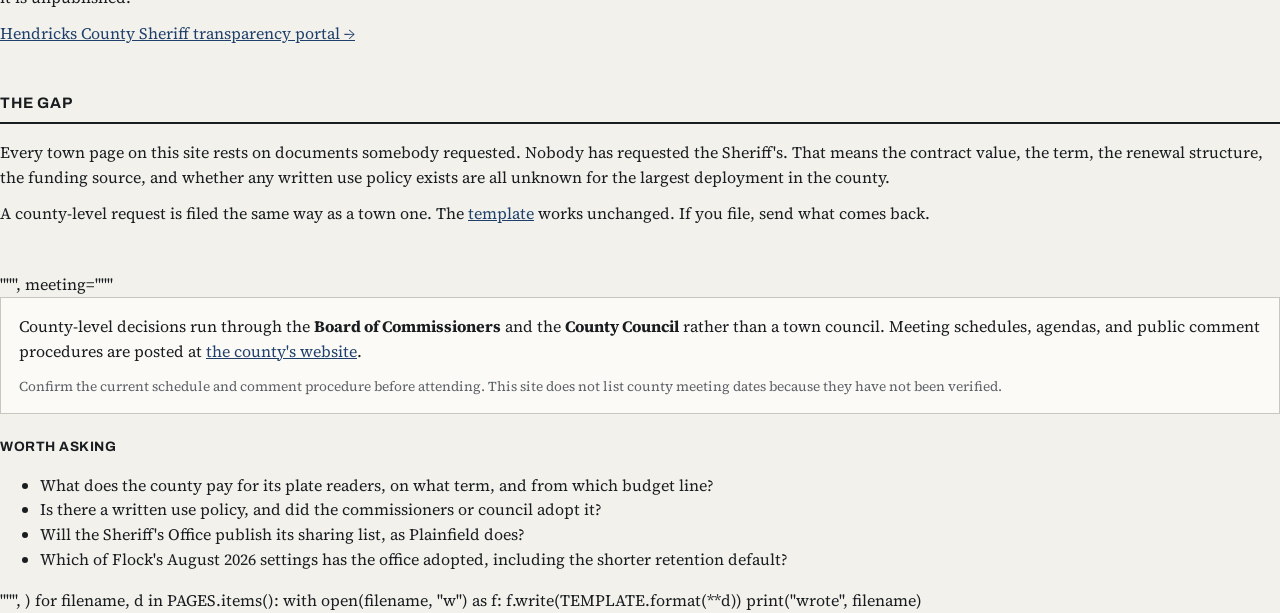
<file: build-towns.html>
"""Writes the five agency pages from one template so they stay consistent.
Output is plain HTML you can hand-edit afterward. Re-running overwrites them."""

TEMPLATE = """<!DOCTYPE html>
<html lang="en">
<head>
<meta charset="UTF-8">
<meta name="viewport" content="width=device-width, initial-scale=1.0">
<title>{title}</title>
<meta name="description" content="{desc}">
<link rel="preconnect" href="https://fonts.googleapis.com">
<link rel="preconnect" href="https://fonts.gstatic.com" crossorigin>
<link href="https://fonts.googleapis.com/css2?family=Archivo:wght@500;700;900&family=Source+Serif+4:opsz,wght@8..60,400;8..60,600&family=IBM+Plex+Mono:wght@400;600&display=swap" rel="stylesheet">
<link rel="stylesheet" href="style.css">
</head>
<body>
<div class="wrap">

<header>
  <div class="notice-bar">
    <span>Community Record &middot; Unofficial</span>
    <span>Hendricks Co., Indiana</span>
  </div>
  <nav class="main">
    <a href="index.html">Overview</a>
    <a href="towns.html" aria-current="page">By town</a>
    <a href="why.html">The case</a>
    <a href="act.html">What you can do</a>
    <a href="documents.html">Documents</a>
  </nav>

  <p class="crumb"><a href="towns.html">By town</a> / {crumb}</p>
  <h1>{h1}</h1>
  <p class="dek">{dek}</p>
</header>

<section>
  <h2>At a glance</h2>
  <div class="stats">
{stats}
  </div>
{glance_note}
</section>

<section>
  <h2>What is on the record <small>and what is not</small></h2>
  <div class="ledger">
{ledger}
  </div>
</section>

{body}

<section>
  <h2>Where to raise it</h2>
{meeting}
</section>

<div class="next">
  <a href="towns.html">&larr; All towns</a>
  <a href="act.html">File your own request &rarr;</a>
</div>

<footer>
  Not affiliated with any town, county, or law-enforcement agency. Nothing here alleges misuse by any local agency. Corrections and documents: <a href="mailto:hendricks553@proton.me">hendricks553@proton.me</a>
</footer>

</div>
</body>
</html>
"""


def stat(n, label, flag=False):
    cls = ' class="stat flag"' if flag else ' class="stat"'
    return f'    <div{cls}><span class="n">{n}</span><span class="l">{label}</span></div>'


def row(head, sub, mark, state):
    return (f'    <div class="ledger-row"><div class="q"><b>{head}</b>'
            f'<span>{sub}</span></div><span class="mark {state}">{mark}</span></div>')


PAGES = {}

# ----------------------------------------------------------------- AVON
PAGES['avon.html'] = dict(
    title="Avon | ALPRs in Hendricks County",
    desc="What is documented about Flock license plate readers in Avon, Indiana: a five-year auto-renewing contract, $15,000 a year, and an unanswered records request.",
    crumb="Avon",
    h1="Avon",
    dek="The largest mapped deployment of any town in the county, on a five-year contract that renews itself unless somebody stops it. The town publishes its transparency portal, which is more than most do. It has not answered a request for its use policy.",
    stats="\n".join([
        stat("26", "cameras mapped in town"),
        stat("6", "cameras on the PD portal"),
        stat("$15k", "per year, Flock contract"),
        stat("343,911", "plate reads / 30 days"),
        stat("~14%", "flagged as hotlist hits"),
        stat("35+", "days without a records answer", flag=True),
    ]),
    glance_note='<div class="note">The gap between 26 mapped and 6 on the portal is worth an answer rather than a guess. Cameras inside town limits can belong to the Sheriff\'s Office, to a neighboring agency, or to a private business or HOA that shares its feed with police. Which of those applies here is exactly the kind of question a records request settles.</div>',
    ledger="\n".join([
        row("Contract", "In the council agenda packet, 2023", "Public", "yes"),
        row("Pricing", "$15,000 a year, from the EDIT fund", "Public", "yes"),
        row("Written use policy", "Requested July 2026", "No answer", "no"),
        row("Current invoices", "Requested July 2026", "No answer", "no"),
        row("Sharing list", "Portal omits it", "Not published", "no"),
        row("Council vote on the agreement", "Appears in a packet, vote not confirmed", "Unclear", "wait"),
    ]),
    body="""
<section>
  <h2>What the contract shows</h2>
  <ul>
    <li><strong>It renews itself.</strong> After the initial 60-month term signed in 2023, running into roughly 2028, the agreement rolls over in 24-month increments unless either side gives notice 30 days before the term ends. Doing nothing is a decision to continue.</li>
    <li><strong>The money.</strong> $15,000 a year for six cameras, $75,000 over five years, paid out of the town's economic development income tax fund. The 2023 deal locked in $2,500 per camera as Flock's list price moved to $3,000.</li>
    <li><strong>Network sharing is a checkbox.</strong> Flock's own proposal describes statewide and national sharing as something an agency opts into. A council can direct that setting without cancelling anything.</li>
    <li><strong>Searches go beyond plates.</strong> The system filters on make, decals, bumper stickers, and roof racks. A car can be located without its plate ever being read.</li>
    <li><strong>The real terms are off-site.</strong> The signed order form incorporates Flock's terms of service by web address. The full legal agreement is not in the council packet.</li>
  </ul>
</section>

<section>
  <h2>The request that went unanswered</h2>
  <p>A public records request for the use policy and current invoices was filed in July 2026 and has not been answered. Indiana's Access to Public Records Act does not set a hard deadline, but the Public Access Counselor's office uses 30 days from receipt as its working benchmark for a reasonable response, adjusted for the size of the agency and the request. This request is small and specific.</p>
  <div class="note">If you have filed a request with Avon and heard back, the documents belong on this page. Send them along.</div>
</section>
""",
    meeting="""  <div class="panel">
    <p><strong>Avon Town Council</strong> meets the 2nd and 4th Thursday of the month at 7 PM, with a work session before the second meeting. Town Hall, <a href="https://maps.google.com/?q=6570+E+US+Highway+36,+Avon,+IN+46123" target="_blank" rel="noopener">6570 E US Highway 36</a>.</p>
    <p class="fine">Confirm the date and the public comment procedure against the posted agenda before making the drive. Agendas usually go up about a week out.</p>
  </div>
  <h3>Worth asking</h3>
  <ul>
    <li>Which cameras inside town limits are the town's, and which belong to another agency or a private owner?</li>
    <li>Has the department turned on the shorter retention window Flock made default in August, or kept the longer one?</li>
    <li>Is there a written use policy, and if so, did the council vote on it?</li>
    <li>The contract auto-renews. When does the next notice window open, and will the renewal be a public agenda item?</li>
  </ul>
""",
)

# ------------------------------------------------------------ BROWNSBURG
PAGES['brownsburg.html'] = dict(
    title="Brownsburg | ALPRs in Hendricks County",
    desc="What is documented about Flock license plate readers in Brownsburg, Indiana: roughly $183,700 paid since 2021, and no written use policy.",
    crumb="Brownsburg",
    h1="Brownsburg",
    dek="The most completely documented deployment in the county, because the town answered its records request in full. What came back is a stack of contracts and invoices, and confirmation that no written use policy exists.",
    stats="\n".join([
        stat("20", "cameras mapped in town"),
        stat("16", "cameras under contract"),
        stat("$40k", "per year, current agreement"),
        stat("$183.7k", "paid to Flock since 2021"),
        stat("$201.3k", "value of the five-year deal"),
        stat("0", "pages of use policy", flag=True),
    ]),
    glance_note='',
    ledger="\n".join([
        row("Contract", "2023 agreement, produced in full", "Public", "yes"),
        row("Invoices", "2024 and 2025, produced in full", "Public", "yes"),
        row("Written use policy", "Request fulfilled without one", "None exists", "no"),
        row("Sharing list", "No portal published", "Not published", "no"),
        row("Council vote on the agreement", "Order form signed by the Chief", "Unclear", "wait"),
        row("Retention window", "30 days, stated at a council meeting", "Public", "yes"),
    ]),
    body="""
<section>
  <h2>What the records show</h2>
  <ul>
    <li><strong>No use policy exists.</strong> A request asking for any policy, ordinance, or written guidance governing the cameras came back with contracts and invoices only. The cameras run on the vendor's terms of service and nothing the town adopted.</li>
    <li><strong>Roughly $183,700 paid since 2021.</strong> Twelve cameras in 2021 at $30,000 a year, two more added in 2022 on an invoice annotated "(Walmart)," then a 2023 expansion to sixteen cameras at $40,000 a year under a $201,300 five-year agreement with 24-month auto-renewals.</li>
    <li><strong>Billed under vehicle and equipment repairs.</strong> The line item a resident would have to find in a budget does not say surveillance, or cameras, or Flock.</li>
    <li><strong>Signed by the Chief of Police.</strong> The order form lists the police department as the customer. Whether the council voted on the agreement is an open question.</li>
    <li><strong>Sharing is in the base package.</strong> The signed FlockOS tier includes statewide and nationwide lookup, direct sharing with surrounding jurisdictions, and access to privately owned Flock cameras that have been shared with the department.</li>
  </ul>
  <p><a href="documents.html">All Brownsburg documents &rarr;</a></p>
</section>

<section>
  <h2>What happened when the council was asked</h2>
  <p>A resident raised these points during public comment at the August 13, 2026 meeting: the documented misuse record, the hit rates published on neighboring agencies' portals, the absence of any written policy, and a request to end or limit the contract.</p>
  <p>The response, in summary: the police chief pointed to a recently solved robbery as justification. The council president noted that data is held for 30 days. A member of the public in attendance offered the argument that phones already track everyone. No part of the sourced record was disputed.</p>
  <div class="note">The 30-day answer is worth holding onto, because Flock moved its own default to 7 days in August 2026. If Brownsburg is still at 30, that is a setting the department chose to keep.</div>
</section>
""",
    meeting="""  <div class="panel">
    <p><strong>Brownsburg Town Council</strong> meets the 2nd and 4th Thursday of the month at 7 PM, <a href="https://maps.google.com/?q=61+N+Green+St,+Brownsburg,+IN+46112" target="_blank" rel="noopener">61 N. Green St.</a></p>
    <p class="fine">Confirm the date and the public comment procedure against the posted agenda before making the drive.</p>
  </div>
  <h3>Worth asking</h3>
  <ul>
    <li>The records confirm no written use policy. Will the council adopt one?</li>
    <li>Retention was described as 30 days. Flock's default is now 7. Which is the department running?</li>
    <li>Who reviews the search logs, and has anyone ever done so?</li>
    <li>The agreement auto-renews in 24-month increments. Will the next renewal come to a public vote?</li>
    <li>Why is a surveillance contract billed as vehicle and equipment repairs?</li>
  </ul>
""",
)

# --------------------------------------------------------------- DANVILLE
PAGES['danville.html'] = dict(
    title="Danville | ALPRs in Hendricks County",
    desc="A records request about Flock license plate readers in Danville, Indiana was denied on a commercial-purpose presumption, then went unanswered.",
    crumb="Danville",
    h1="Danville",
    dek="The smallest deployment in the county and the least documented. Not because there is less to find, but because the request was denied on a presumption the requester had already contradicted, and the follow-up has gone unanswered for a month.",
    stats="\n".join([
        stat("3", "cameras mapped in town"),
        stat("23.9", "cameras per 100k residents"),
        stat("?", "annual cost"),
        stat("?", "contract term"),
        stat("?", "retention window"),
        stat("29", "days of silence since referral", flag=True),
    ]),
    glance_note='<div class="note warn">Every question mark above is a question mark because the town has not produced the documents that would answer it. Danville is the county seat.</div>',
    ledger="\n".join([
        row("Contract", "Requested, not produced", "Denied", "no"),
        row("Payment records", "Requested, not produced", "Denied", "no"),
        row("Written use policy", "Requested, not produced", "Denied", "no"),
        row("Sharing list", "No portal published", "Not published", "no"),
        row("Participation in the Flock network", "Listed on Plainfield's sharing lists", "Confirmed", "yes"),
        row("Public comment procedure", "Form at the door, 3 minutes", "Confirmed", "yes"),
    ]),
    body="""
<section>
  <h2>The denial</h2>
  <p>A request for Danville's Flock contract, payment records, and use policy was denied in July 2026. The stated basis was a provision of Indiana's Access to Public Records Act that lets an agency decline records it believes will be used for commercial purposes.</p>
  <p>The requester had already stated in writing that the records were for personal, non-commercial civic use, and confirmed it again after the denial. The request was then forwarded from the clerk-treasurer's office to the police department on July 27, 2026. Nothing has come back since.</p>
  <div class="note warn">The Public Access Counselor's working benchmark for a reasonable response is 30 days from receipt, weighed against the size of the agency and the request. This request covers three cameras.</div>
</section>

<section>
  <h2>Why the commercial-purpose basis matters to you</h2>
  <p>The provision exists to stop bulk resale of records like property and licensing data. Applying it to a resident asking about surveillance cameras sets a presumption that anyone requesting these documents intends to sell them.</p>
  <p>The practical lesson for anyone filing in Danville or anywhere else: state your purpose in the request itself. One sentence removes the basis before it can be used. The <a href="act.html">request template</a> on this site already includes it.</p>
</section>

<section>
  <h2>What is known anyway</h2>
  <p>Danville's own records are unavailable, but Plainfield publishes its sharing lists, and Danville appears on them. That establishes the town's cameras are part of Flock's sharing network rather than a closed local system, and that plate reads collected here are reachable by agencies outside Indiana.</p>
  <p>Three cameras is a small deployment. That cuts both ways: it is a modest thing to end, and a modest thing to write a policy for.</p>
</section>
""",
    meeting="""  <div class="panel">
    <p><strong>Danville Town Council</strong> meets the 1st and 3rd Wednesday of the month at 7 PM, Town Hall, <a href="https://maps.google.com/?q=49+N+Wayne+St,+Danville,+IN+46122" target="_blank" rel="noopener">49 N. Wayne St.</a></p>
    <p><strong>Public comment is confirmed:</strong> fill out the request-to-speak form at the door before 7 PM. Three minutes per speaker.</p>
  </div>
  <h3>Worth asking</h3>
  <ul>
    <li>What does the town pay for its license plate readers, and out of which fund?</li>
    <li>Is there a written use policy, and did the council adopt it?</li>
    <li>Why was a resident's records request treated as commercial after he said in writing that it was not?</li>
    <li>The request was referred to the police department on July 27. When will it be answered?</li>
  </ul>
""",
)

# -------------------------------------------------------------- PLAINFIELD
PAGES['plainfield.html'] = dict(
    title="Plainfield | ALPRs in Hendricks County",
    desc="Plainfield, Indiana is the only local town with an adopted ALPR policy and the only one publishing its Flock sharing lists. It also runs a second camera vendor.",
    crumb="Plainfield",
    h1="Plainfield",
    dek="The most transparent agency in the county and, partly for that reason, the most alarming one. Plainfield publishes what the others withhold, and what it publishes is a sharing network spanning thirty-odd states, a hit rate above one in five, and a policy that permits searching without any suspicion at all.",
    stats="\n".join([
        stat("22", "cameras mapped in town"),
        stat("24", "cameras on the PD portal"),
        stat("525,866", "plate reads / 30 days"),
        stat("116,210", "hotlist hits in the same period"),
        stat("~22%", "of passing cars flagged", flag=True),
        stat("$28k", "per year to a second vendor"),
    ]),
    glance_note='',
    ledger="\n".join([
        row("Contract", "Flock agreements 2021 to 2026, produced", "Public", "yes"),
        row("Invoices and purchase orders", "Produced", "Public", "yes"),
        row("Written use policy", "Lexipol Policy 427, adopted", "Exists", "yes"),
        row("Sharing list", "Published in full on the portal", "Public", "yes"),
        row("Second vendor", "Traffic Optics, separate contract", "Public", "yes"),
        row("Independent audit of searches", "Policy provides for self-review", "Internal only", "no"),
    ]),
    body="""
<section>
  <h2>The policy, and its limits</h2>
  <p>Plainfield is the only local department shown to have a written ALPR policy: Lexipol Policy 427, a model policy the vendor supplies to agencies nationwide. Having one puts Plainfield ahead of its neighbors. Reading it is the part that matters.</p>
  <ul>
    <li><strong>No suspicion required to run a search.</strong> The policy does not condition a database query on reasonable suspicion of a crime.</li>
    <li><strong>Auditing is self-auditing.</strong> Review of search logs is handled inside the department. No outside body reviews who searched what.</li>
    <li><strong>It is a model policy, not a local decision.</strong> A vendor-supplied template adopted administratively is not the same thing as rules a council debated and voted on.</li>
  </ul>
  <div class="note">This is the answer to "we already have a policy." The question is not whether a document exists. It is what the document permits and who checks.</div>
</section>

<section>
  <h2>The sharing lists</h2>
  <p>Plainfield is the only local portal that publishes who can search its data, and those lists answer a question the other agencies leave open. Every other Hendricks County agency appears on them: the Sheriff's Office, Avon, Brownsburg, Danville, Pittsboro, and Lizton. <strong>All six local deployments participate in the sharing network. Only Plainfield says so publicly.</strong></p>
  <details>
    <summary>How far it reaches</summary>
    <div class="inner">
      <p>Plainfield's data is searchable by agencies across more than 30 states, including federal entities such as the US Postal Inspection Service and Wright-Patterson Air Force Base, state corrections and revenue departments as far away as Alabama, and prosecutors' offices from New Jersey to California.</p>
      <p>The lists also carry stale entries, including one labelled as a dead or old Indiana department. Access hygiene is its own question: who removes an agency from the list when it stops being an agency?</p>
    </div>
  </details>
  <p class="fine">One query through this network reaches cameras far outside Indiana, run under the rules of the agency doing the searching rather than the rules here. Flock does not sell the data. It does not need to.</p>
</section>

<section>
  <h2>A second vendor nobody was talking about</h2>
  <p>Alongside Flock, Plainfield holds a separate contract with Traffic Optics worth roughly $28,000 a year. It is a different company with a different product and its own terms, and it did not come up in any public discussion this site is aware of before the records arrived.</p>
  <p>The lesson generalizes: asking a town about "the Flock contract" can miss what it runs. Records requests should ask about license plate readers and camera systems generally, not one vendor by name.</p>
</section>

<section>
  <h2>About that hit rate</h2>
  <p>Roughly 22% of plate reads are flagged as hotlist hits, the highest rate of the three local portals that publish one. That is more than one car in five.</p>
  <p>A hit is not a crime and not an arrest. It means a plate matched a list. Lists include stolen vehicles, but also expired registrations, warrants for unrelated matters, and entries other agencies added. The published numbers do not say how many hits were wrong, and they do not say how many produced a traffic stop. Those are the two numbers a resident would actually want.</p>
</section>
""",
    meeting="""  <div class="panel">
    <p><strong>Plainfield Town Council</strong> meets the 2nd and 4th Monday of the month at 7 PM, Civic Center Council Chambers, <a href="https://maps.google.com/?q=206+W+Main+St,+Plainfield,+IN+46168" target="_blank" rel="noopener">206 W. Main St.</a></p>
    <p class="fine">Confirm the date and the public comment procedure against the posted agenda before making the drive.</p>
  </div>
  <h3>Worth asking</h3>
  <ul>
    <li>Policy 427 permits searches without reasonable suspicion. Will the council amend that, or adopt its own policy?</li>
    <li>Who audits the search logs, how often, and has any audit ever been reviewed outside the department?</li>
    <li>Of 116,210 hits in thirty days, how many were false, and how many led to a stop?</li>
    <li>Will the town remove out-of-state and federal agencies from its sharing list, as Bloomington did before ending its contract?</li>
    <li>What does the Traffic Optics system collect, and how long is that data kept?</li>
  </ul>
""",
)

# ----------------------------------------------------------------- SHERIFF
PAGES['sheriff.html'] = dict(
    title="Hendricks County Sheriff | ALPRs in Hendricks County",
    desc="The Hendricks County Sheriff's Office runs the county's largest and busiest ALPR deployment. No records request has been filed.",
    crumb="County Sheriff",
    h1="Hendricks County Sheriff",
    dek="The busiest deployment in the county by a wide margin, covering the roads between every town on this site. It is also the least examined: no records request has been filed, and the portal omits the sharing lists.",
    stats="\n".join([
        stat("19", "cameras on the portal"),
        stat("779,097", "plate reads / 30 days"),
        stat("54,356", "hotlist hits in the same period"),
        stat("~7%", "of passing cars flagged"),
        stat("47%", "of all reads counted countywide"),
        stat("0", "records requests filed", flag=True),
    ]),
    glance_note='<div class="note">Nearly half of every plate read documented in this county comes from the Sheriff\'s cameras, and less is known about them than about any town deployment. If you want to make the largest single contribution to this record, this is the gap.</div>',
    ledger="\n".join([
        row("Contract", "Never requested", "Unknown", "wait"),
        row("Payment records", "Never requested", "Unknown", "wait"),
        row("Written use policy", "Never requested", "Unknown", "wait"),
        row("Sharing list", "Portal omits it", "Not published", "no"),
        row("Participation in the Flock network", "Listed on Plainfield's sharing lists", "Confirmed", "yes"),
        row("Transparency portal", "Published, surfaced by volunteers", "Public", "yes"),
    ]),
    body="""
<section>
  <h2>What the portal says</h2>
  <p>The Sheriff's Office publishes a Flock transparency portal, though it was located by volunteers rather than linked from the county's own site. It reports 19 cameras, 779,097 plate reads in a thirty-day window, and 54,356 hotlist hits, a rate near 7%.</p>
  <p>What the portal omits is the sharing list. Plainfield's portal publishes one and the Sheriff's Office appears on it, so participation in the network is not in doubt. The scope of it is unpublished.</p>
  <p><a href="https://transparency.flocksafety.com/hendricks-county-in-so" target="_blank" rel="noopener">Hendricks County Sheriff transparency portal &rarr;</a></p>
</section>

<section>
  <h2>The gap</h2>
  <p>Every town page on this site rests on documents somebody requested. Nobody has requested the Sheriff's. That means the contract value, the term, the renewal structure, the funding source, and whether any written use policy exists are all unknown for the largest deployment in the county.</p>
  <p>A county-level request is filed the same way as a town one. The <a href="act.html">template</a> works unchanged. If you file, send what comes back.</p>
</section>
""",
    meeting="""  <div class="panel">
    <p>County-level decisions run through the <strong>Board of Commissioners</strong> and the <strong>County Council</strong> rather than a town council. Meeting schedules, agendas, and public comment procedures are posted at <a href="https://www.co.hendricks.in.us/" target="_blank" rel="noopener">the county's website</a>.</p>
    <p class="fine">Confirm the current schedule and comment procedure before attending. This site does not list county meeting dates because they have not been verified.</p>
  </div>
  <h3>Worth asking</h3>
  <ul>
    <li>What does the county pay for its plate readers, on what term, and from which budget line?</li>
    <li>Is there a written use policy, and did the commissioners or council adopt it?</li>
    <li>Will the Sheriff's Office publish its sharing list, as Plainfield does?</li>
    <li>Which of Flock's August 2026 settings has the office adopted, including the shorter retention default?</li>
  </ul>
""",
)


for filename, d in PAGES.items():
    with open(filename, "w") as f:
        f.write(TEMPLATE.format(**d))
    print("wrote", filename)
</file>
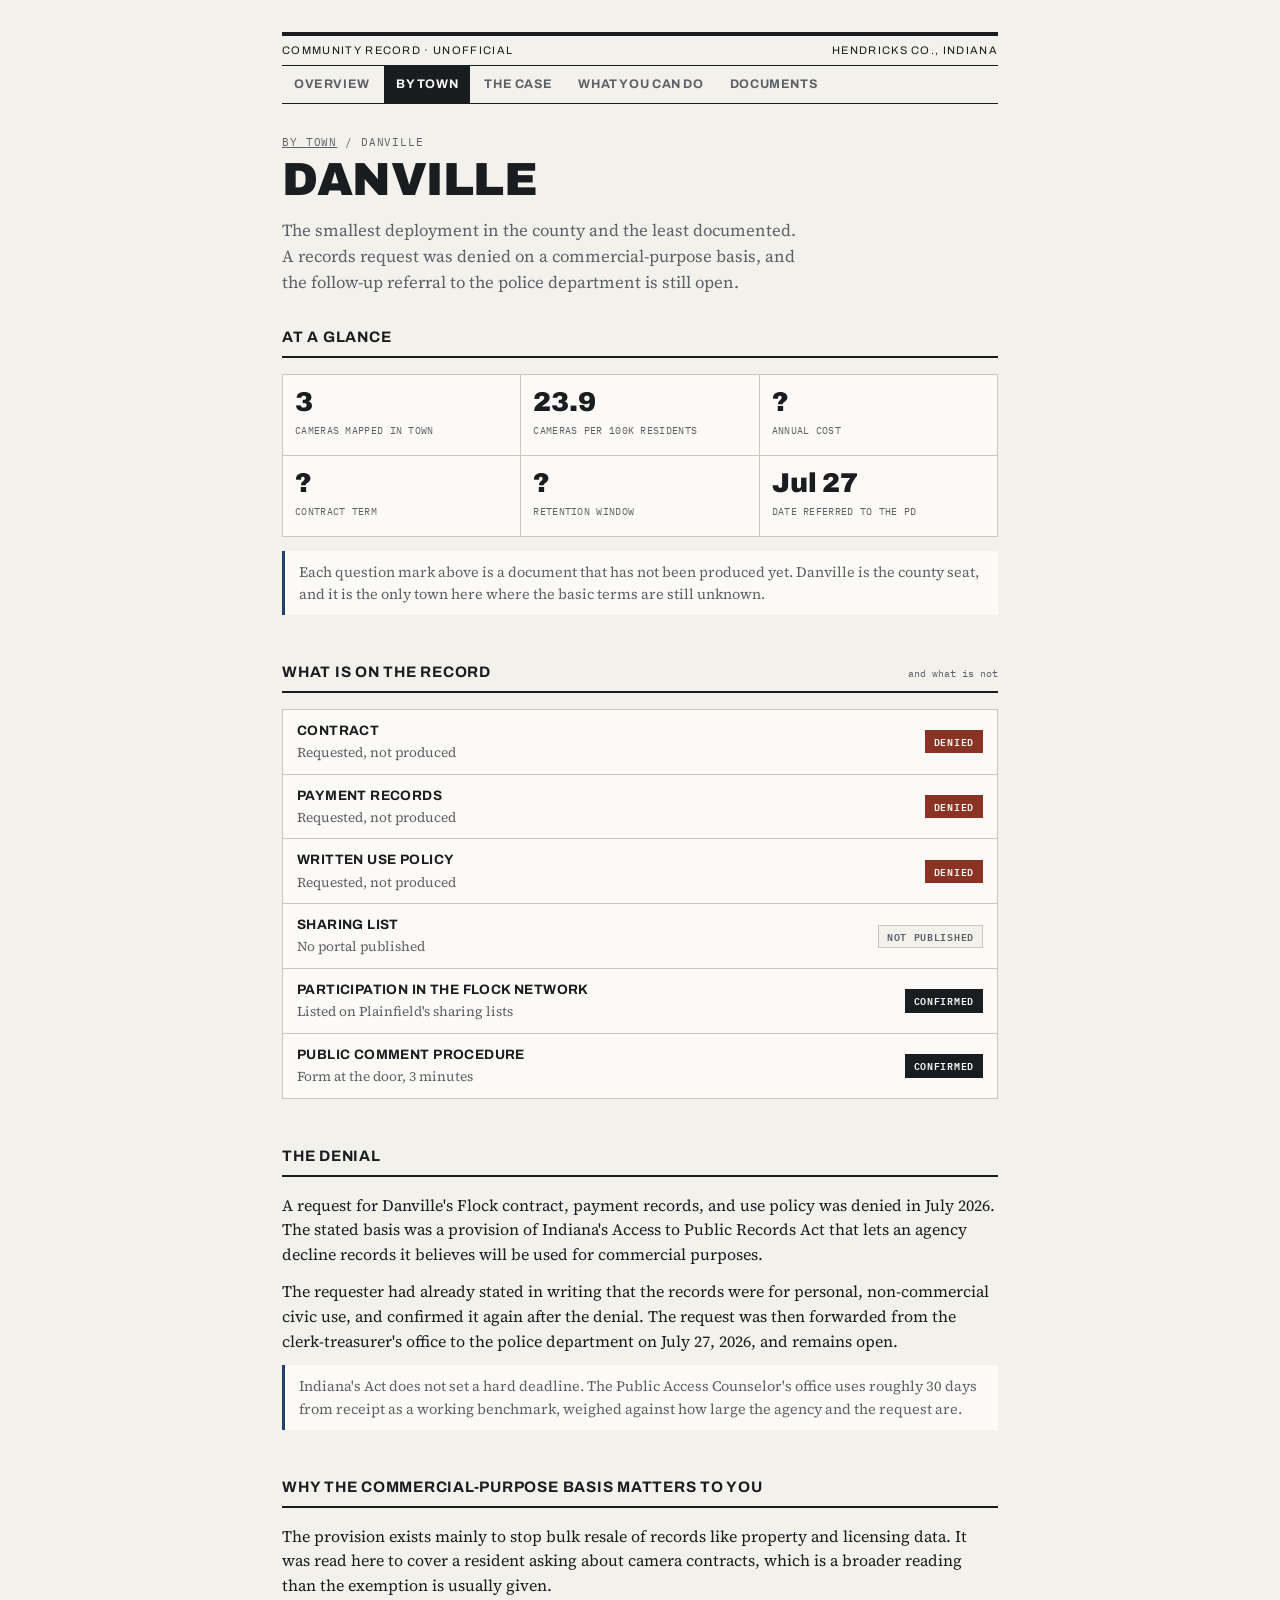
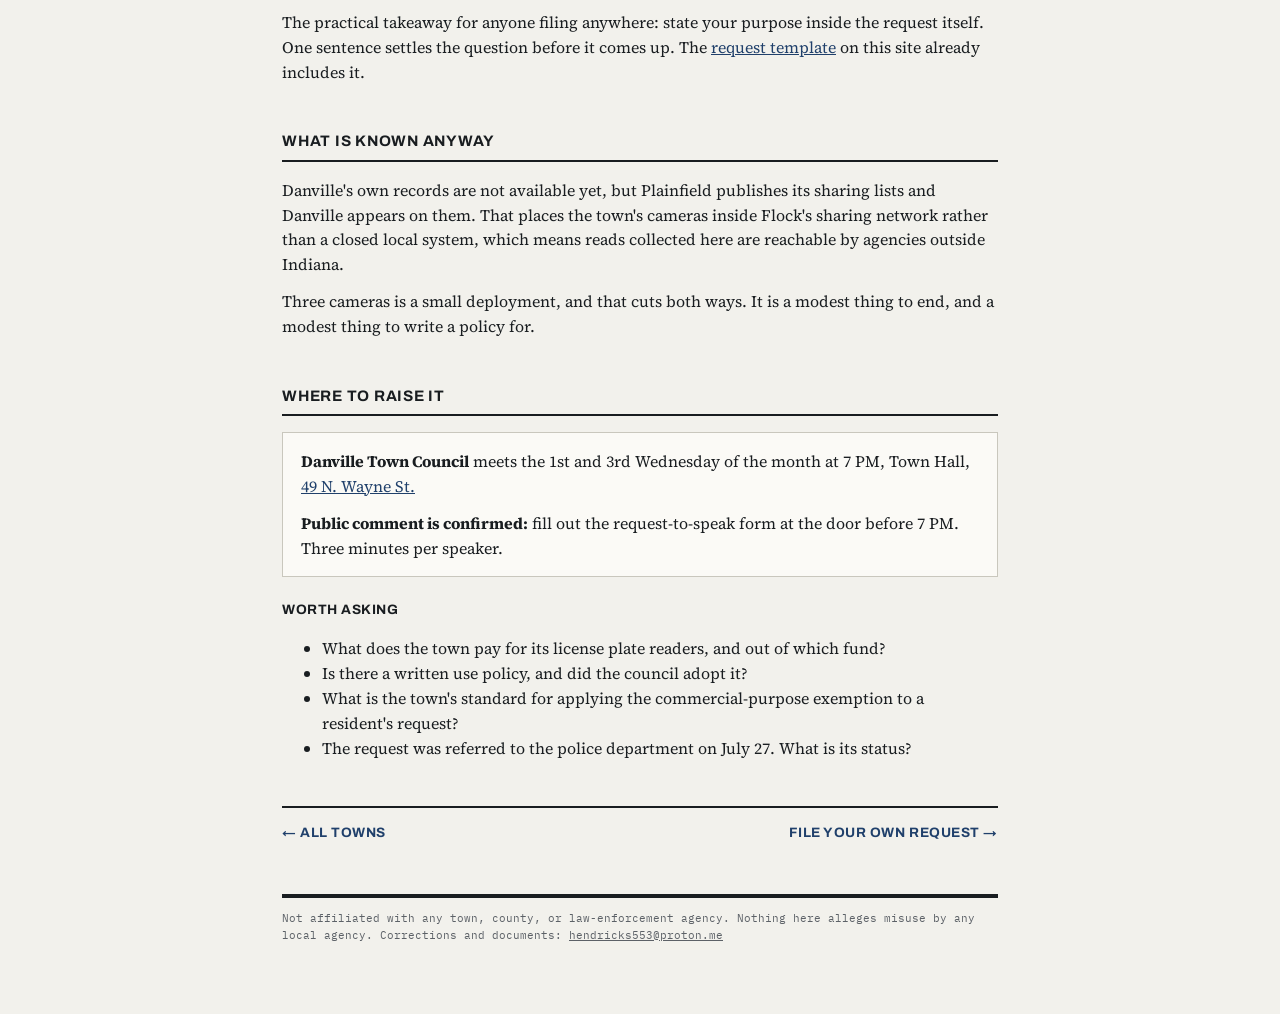
<file: danville.html>
<!DOCTYPE html>
<html lang="en">
<head>
<meta charset="UTF-8">
<meta name="viewport" content="width=device-width, initial-scale=1.0">
<title>Danville | ALPRs in Hendricks County</title>
<meta name="description" content="A records request about Flock license plate readers in Danville, Indiana was denied on a commercial-purpose presumption, then went unanswered.">
<link rel="preconnect" href="https://fonts.googleapis.com">
<link rel="preconnect" href="https://fonts.gstatic.com" crossorigin>
<link href="https://fonts.googleapis.com/css2?family=Archivo:wght@500;700;900&family=Source+Serif+4:opsz,wght@8..60,400;8..60,600&family=IBM+Plex+Mono:wght@400;600&display=swap" rel="stylesheet">
<link rel="stylesheet" href="style.css">
</head>
<body>
<div class="wrap">

<header>
  <div class="notice-bar">
    <span>Community Record &middot; Unofficial</span>
    <span>Hendricks Co., Indiana</span>
  </div>
  <nav class="main">
    <a href="index.html">Overview</a>
    <a href="towns.html" aria-current="page">By town</a>
    <a href="why.html">The case</a>
    <a href="act.html">What you can do</a>
    <a href="documents.html">Documents</a>
  </nav>

  <p class="crumb"><a href="towns.html">By town</a> / Danville</p>
  <h1>Danville</h1>
  <p class="dek">The smallest deployment in the county and the least documented. A records request was denied on a commercial-purpose basis, and the follow-up referral to the police department is still open.</p>
</header>

<section>
  <h2>At a glance</h2>
  <div class="stats">
    <div class="stat"><span class="n">3</span><span class="l">cameras mapped in town</span></div>
    <div class="stat"><span class="n">23.9</span><span class="l">cameras per 100k residents</span></div>
    <div class="stat"><span class="n">?</span><span class="l">annual cost</span></div>
    <div class="stat"><span class="n">?</span><span class="l">contract term</span></div>
    <div class="stat"><span class="n">?</span><span class="l">retention window</span></div>
    <div class="stat"><span class="n">Jul 27</span><span class="l">date referred to the PD</span></div>
  </div>
<div class="note">Each question mark above is a document that has not been produced yet. Danville is the county seat, and it is the only town here where the basic terms are still unknown.</div>
</section>

<section>
  <h2>What is on the record <small>and what is not</small></h2>
  <div class="ledger">
    <div class="ledger-row"><div class="q"><b>Contract</b><span>Requested, not produced</span></div><span class="mark no">Denied</span></div>
    <div class="ledger-row"><div class="q"><b>Payment records</b><span>Requested, not produced</span></div><span class="mark no">Denied</span></div>
    <div class="ledger-row"><div class="q"><b>Written use policy</b><span>Requested, not produced</span></div><span class="mark no">Denied</span></div>
    <div class="ledger-row"><div class="q"><b>Sharing list</b><span>No portal published</span></div><span class="mark wait">Not published</span></div>
    <div class="ledger-row"><div class="q"><b>Participation in the Flock network</b><span>Listed on Plainfield's sharing lists</span></div><span class="mark yes">Confirmed</span></div>
    <div class="ledger-row"><div class="q"><b>Public comment procedure</b><span>Form at the door, 3 minutes</span></div><span class="mark yes">Confirmed</span></div>
  </div>
</section>


<section>
  <h2>The denial</h2>
  <p>A request for Danville's Flock contract, payment records, and use policy was denied in July 2026. The stated basis was a provision of Indiana's Access to Public Records Act that lets an agency decline records it believes will be used for commercial purposes.</p>
  <p>The requester had already stated in writing that the records were for personal, non-commercial civic use, and confirmed it again after the denial. The request was then forwarded from the clerk-treasurer's office to the police department on July 27, 2026, and remains open.</p>
  <div class="note">Indiana's Act does not set a hard deadline. The Public Access Counselor's office uses roughly 30 days from receipt as a working benchmark, weighed against how large the agency and the request are.</div>
</section>

<section>
  <h2>Why the commercial-purpose basis matters to you</h2>
  <p>The provision exists mainly to stop bulk resale of records like property and licensing data. It was read here to cover a resident asking about camera contracts, which is a broader reading than the exemption is usually given.</p>
  <p>The practical takeaway for anyone filing anywhere: state your purpose inside the request itself. One sentence settles the question before it comes up. The <a href="act.html">request template</a> on this site already includes it.</p>
</section>

<section>
  <h2>What is known anyway</h2>
  <p>Danville's own records are not available yet, but Plainfield publishes its sharing lists and Danville appears on them. That places the town's cameras inside Flock's sharing network rather than a closed local system, which means reads collected here are reachable by agencies outside Indiana.</p>
  <p>Three cameras is a small deployment, and that cuts both ways. It is a modest thing to end, and a modest thing to write a policy for.</p>
</section>


<section>
  <h2>Where to raise it</h2>
  <div class="panel">
    <p><strong>Danville Town Council</strong> meets the 1st and 3rd Wednesday of the month at 7 PM, Town Hall, <a href="https://maps.google.com/?q=49+N+Wayne+St,+Danville,+IN+46122" target="_blank" rel="noopener">49 N. Wayne St.</a></p>
    <p><strong>Public comment is confirmed:</strong> fill out the request-to-speak form at the door before 7 PM. Three minutes per speaker.</p>
  </div>
  <h3>Worth asking</h3>
  <ul>
    <li>What does the town pay for its license plate readers, and out of which fund?</li>
    <li>Is there a written use policy, and did the council adopt it?</li>
    <li>What is the town's standard for applying the commercial-purpose exemption to a resident's request?</li>
    <li>The request was referred to the police department on July 27. What is its status?</li>
  </ul>

</section>

<div class="next">
  <a href="towns.html">&larr; All towns</a>
  <a href="act.html">File your own request &rarr;</a>
</div>

<footer>
  Not affiliated with any town, county, or law-enforcement agency. Nothing here alleges misuse by any local agency. Corrections and documents: <a href="mailto:hendricks553@proton.me">hendricks553@proton.me</a>
</footer>

</div>
</body>
</html>
</file>
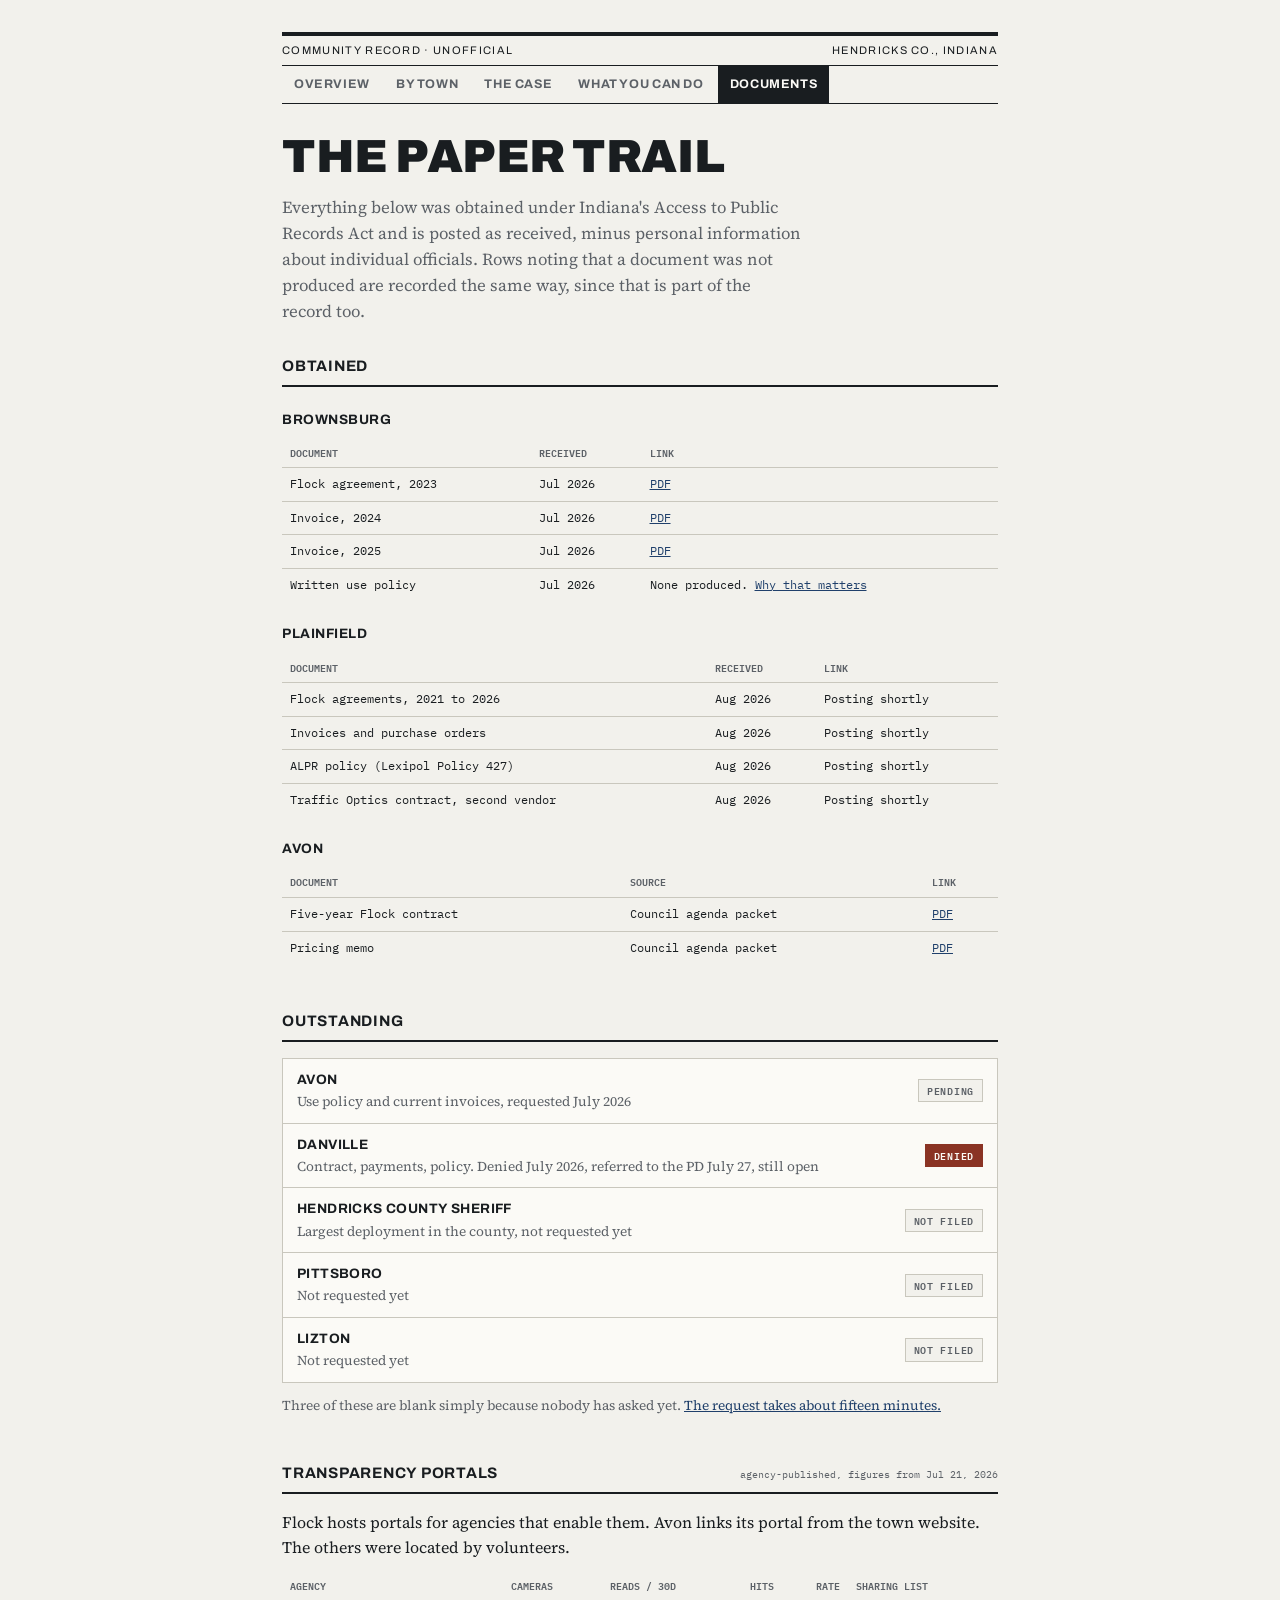
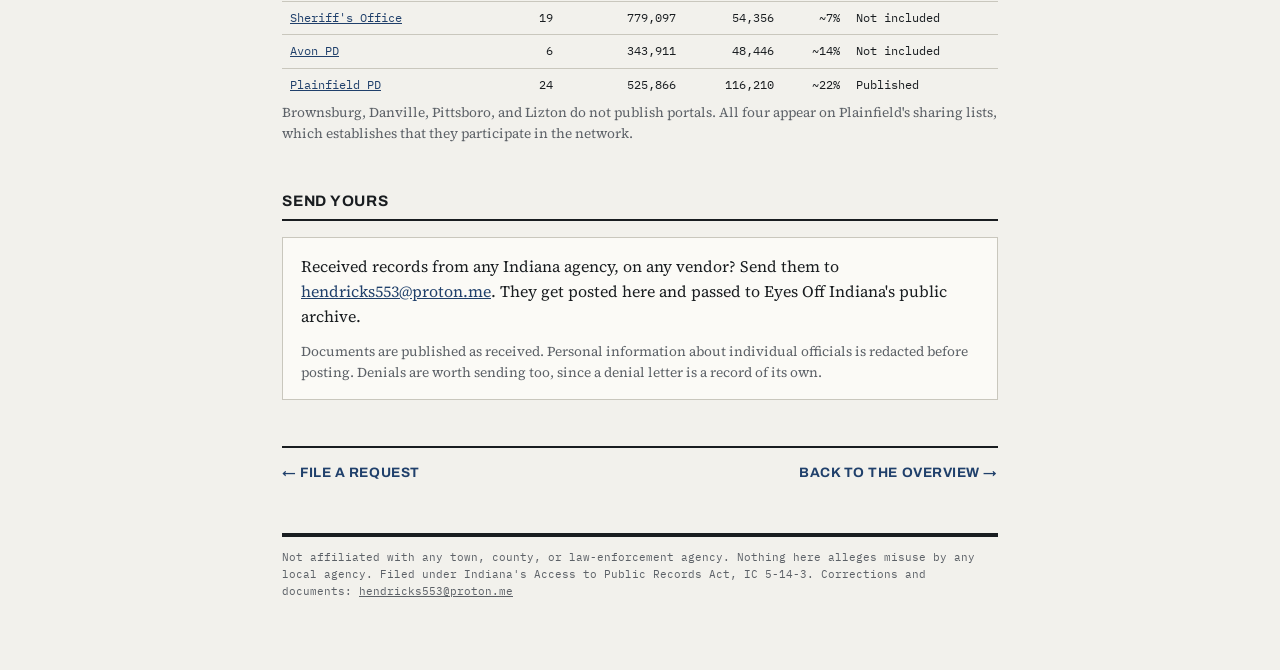
<file: documents.html>
<!DOCTYPE html>
<html lang="en">
<head>
<meta charset="UTF-8">
<meta name="viewport" content="width=device-width, initial-scale=1.0">
<title>Documents | ALPRs in Hendricks County</title>
<meta name="description" content="Public records obtained about license plate readers in Hendricks County, Indiana: contracts, invoices, and policies, with what is still outstanding.">
<link rel="preconnect" href="https://fonts.googleapis.com">
<link rel="preconnect" href="https://fonts.gstatic.com" crossorigin>
<link href="https://fonts.googleapis.com/css2?family=Archivo:wght@500;700;900&family=Source+Serif+4:opsz,wght@8..60,400;8..60,600&family=IBM+Plex+Mono:wght@400;600&display=swap" rel="stylesheet">
<link rel="stylesheet" href="style.css">
</head>
<body>
<div class="wrap">

<header>
  <div class="notice-bar">
    <span>Community Record &middot; Unofficial</span>
    <span>Hendricks Co., Indiana</span>
  </div>
  <nav class="main">
    <a href="index.html">Overview</a>
    <a href="towns.html">By town</a>
    <a href="why.html">The case</a>
    <a href="act.html">What you can do</a>
    <a href="documents.html" aria-current="page">Documents</a>
  </nav>

  <h1>The paper trail</h1>
  <p class="dek">Everything below was obtained under Indiana's Access to Public Records Act and is posted as received, minus personal information about individual officials. Rows noting that a document was not produced are recorded the same way, since that is part of the record too.</p>
</header>

<section>
  <h2>Obtained</h2>

  <h3>Brownsburg</h3>
  <div class="table-scroll">
    <table>
      <thead><tr><th>Document</th><th>Received</th><th>Link</th></tr></thead>
      <tbody>
        <tr><td>Flock agreement, 2023</td><td>Jul 2026</td><td><a href="https://arwuosqyoonqmminkptr.supabase.co/storage/v1/object/public/public-records/ae5b203a22214b112240.pdf" target="_blank" rel="noopener">PDF</a></td></tr>
        <tr><td>Invoice, 2024</td><td>Jul 2026</td><td><a href="https://arwuosqyoonqmminkptr.supabase.co/storage/v1/object/public/public-records/ca34cb79a2cbc285342e.pdf" target="_blank" rel="noopener">PDF</a></td></tr>
        <tr><td>Invoice, 2025</td><td>Jul 2026</td><td><a href="https://arwuosqyoonqmminkptr.supabase.co/storage/v1/object/public/public-records/d8d95528d3e0418a3bf8.pdf" target="_blank" rel="noopener">PDF</a></td></tr>
        <tr><td>Written use policy</td><td>Jul 2026</td><td>None produced. <a href="brownsburg.html">Why that matters</a></td></tr>
      </tbody>
    </table>
  </div>

  <h3>Plainfield</h3>
  <div class="table-scroll">
    <table>
      <thead><tr><th>Document</th><th>Received</th><th>Link</th></tr></thead>
      <tbody>
        <!-- Add the Supabase links here once the redacted PDFs are uploaded. -->
        <tr><td>Flock agreements, 2021 to 2026</td><td>Aug 2026</td><td>Posting shortly</td></tr>
        <tr><td>Invoices and purchase orders</td><td>Aug 2026</td><td>Posting shortly</td></tr>
        <tr><td>ALPR policy (Lexipol Policy 427)</td><td>Aug 2026</td><td>Posting shortly</td></tr>
        <tr><td>Traffic Optics contract, second vendor</td><td>Aug 2026</td><td>Posting shortly</td></tr>
      </tbody>
    </table>
  </div>

  <h3>Avon</h3>
  <div class="table-scroll">
    <table>
      <thead><tr><th>Document</th><th>Source</th><th>Link</th></tr></thead>
      <tbody>
        <tr><td>Five-year Flock contract</td><td>Council agenda packet</td><td><a href="https://www.avonindiana.gov/AgendaCenter/ViewFile/Item/2071?fileID=2448" target="_blank" rel="noopener">PDF</a></td></tr>
        <tr><td>Pricing memo</td><td>Council agenda packet</td><td><a href="https://www.avonindiana.gov/AgendaCenter/ViewFile/Item/2071?fileID=2447" target="_blank" rel="noopener">PDF</a></td></tr>
      </tbody>
    </table>
  </div>
</section>

<section>
  <h2>Outstanding</h2>
  <div class="ledger">
    <div class="ledger-row">
      <div class="q"><b>Avon</b><span>Use policy and current invoices, requested July 2026</span></div>
      <span class="mark wait">Pending</span>
    </div>
    <div class="ledger-row">
      <div class="q"><b>Danville</b><span>Contract, payments, policy. Denied July 2026, referred to the PD July 27, still open</span></div>
      <span class="mark no">Denied</span>
    </div>
    <div class="ledger-row">
      <div class="q"><b>Hendricks County Sheriff</b><span>Largest deployment in the county, not requested yet</span></div>
      <span class="mark wait">Not filed</span>
    </div>
    <div class="ledger-row">
      <div class="q"><b>Pittsboro</b><span>Not requested yet</span></div>
      <span class="mark wait">Not filed</span>
    </div>
    <div class="ledger-row">
      <div class="q"><b>Lizton</b><span>Not requested yet</span></div>
      <span class="mark wait">Not filed</span>
    </div>
  </div>
  <p class="fine" style="margin-top:12px">Three of these are blank simply because nobody has asked yet. <a href="act.html">The request takes about fifteen minutes.</a></p>
</section>

<section>
  <h2>Transparency portals <small>agency-published, figures from Jul 21, 2026</small></h2>
  <p>Flock hosts portals for agencies that enable them. Avon links its portal from the town website. The others were located by volunteers.</p>
  <div class="table-scroll">
    <table>
      <thead><tr><th>Agency</th><th class="num">Cameras</th><th class="num">Reads / 30d</th><th class="num">Hits</th><th class="num">Rate</th><th>Sharing list</th></tr></thead>
      <tbody>
        <tr><td><a href="https://transparency.flocksafety.com/hendricks-county-in-so" target="_blank" rel="noopener">Sheriff's Office</a></td><td class="num">19</td><td class="num">779,097</td><td class="num">54,356</td><td class="num">~7%</td><td>Not included</td></tr>
        <tr><td><a href="https://transparency.flocksafety.com/avon-in-pd" target="_blank" rel="noopener">Avon PD</a></td><td class="num">6</td><td class="num">343,911</td><td class="num">48,446</td><td class="num">~14%</td><td>Not included</td></tr>
        <tr><td><a href="https://transparency.flocksafety.com/plainfield-in-pd" target="_blank" rel="noopener">Plainfield PD</a></td><td class="num">24</td><td class="num">525,866</td><td class="num">116,210</td><td class="num">~22%</td><td>Published</td></tr>
      </tbody>
    </table>
  </div>
  <p class="fine">Brownsburg, Danville, Pittsboro, and Lizton do not publish portals. All four appear on Plainfield's sharing lists, which establishes that they participate in the network.</p>
</section>

<section>
  <h2>Send yours</h2>
  <div class="panel">
    <p>Received records from any Indiana agency, on any vendor? Send them to <a href="mailto:hendricks553@proton.me">hendricks553@proton.me</a>. They get posted here and passed to Eyes Off Indiana's public archive.</p>
    <p class="fine">Documents are published as received. Personal information about individual officials is redacted before posting. Denials are worth sending too, since a denial letter is a record of its own.</p>
  </div>
</section>

<div class="next">
  <a href="act.html">&larr; File a request</a>
  <a href="index.html">Back to the overview &rarr;</a>
</div>

<footer>
  Not affiliated with any town, county, or law-enforcement agency. Nothing here alleges misuse by any local agency. Filed under Indiana's Access to Public Records Act, IC 5-14-3. Corrections and documents: <a href="mailto:hendricks553@proton.me">hendricks553@proton.me</a>
</footer>

</div>
</body>
</html>
</file>
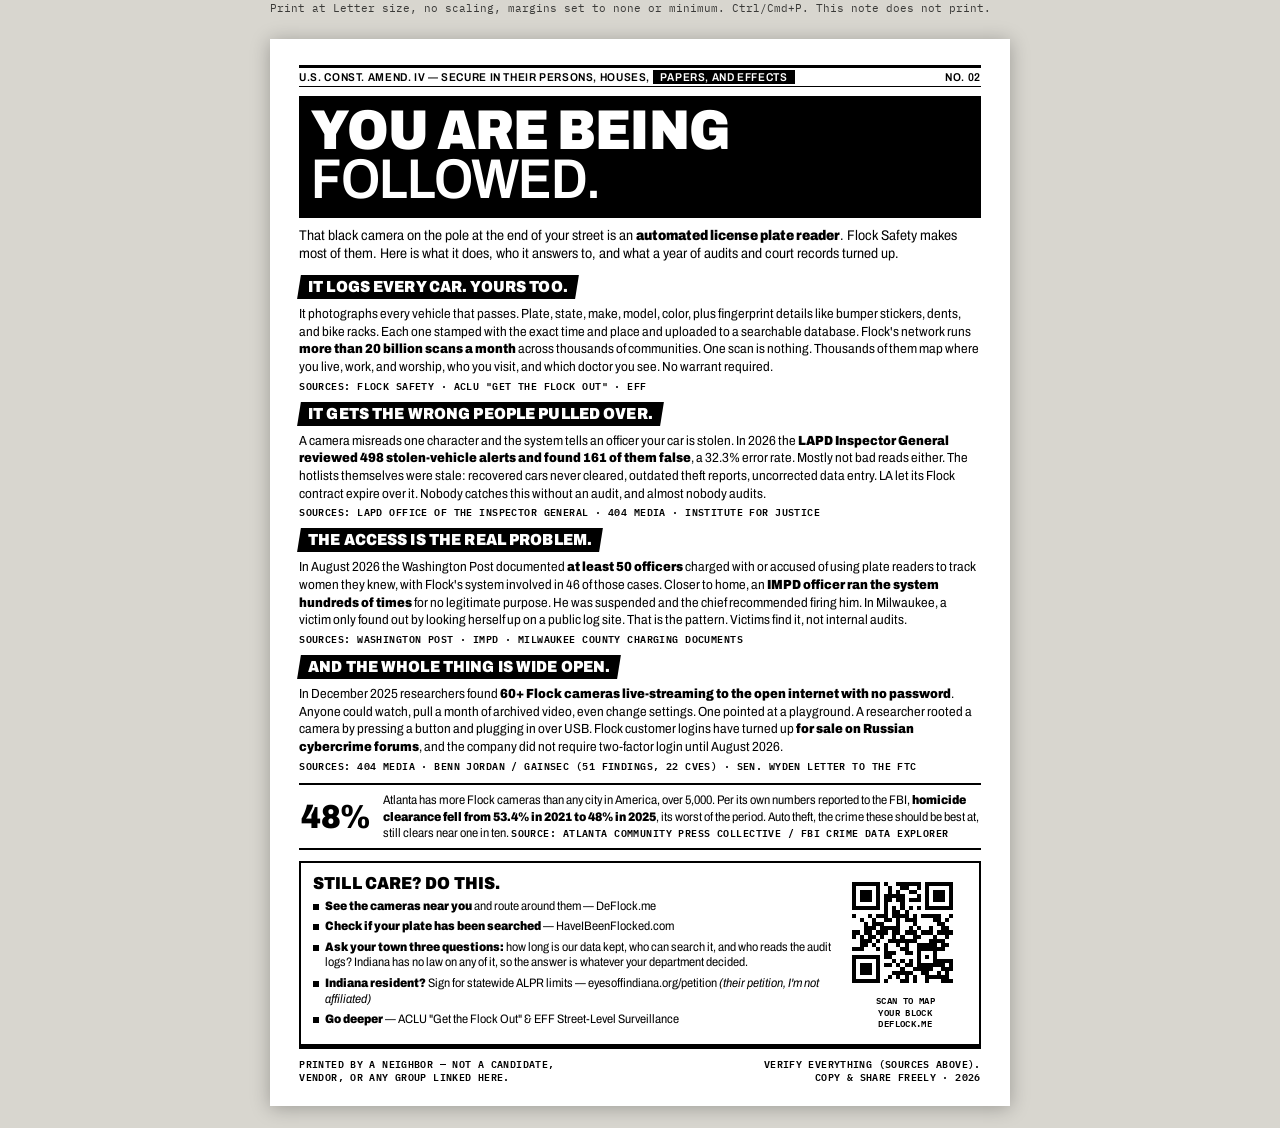
<file: flier.html>
<!DOCTYPE html>
<html lang="en">
<head>
<meta charset="UTF-8">
<title>ALPR flier no. 02</title>
<link rel="preconnect" href="https://fonts.googleapis.com">
<link rel="preconnect" href="https://fonts.gstatic.com" crossorigin>
<link href="https://fonts.googleapis.com/css2?family=Archivo:wdth,wght@75..100,400;75..100,600;75..100,900&family=IBM+Plex+Mono:wght@400;600&display=swap" rel="stylesheet">
<style>
  @page { size: letter; margin: 0.4in; }
  :root{ --ink:#000; --paper:#fff; }
  *{ box-sizing:border-box; margin:0; padding:0; }
  body{
    font-family:"Archivo","Helvetica Neue",Arial,sans-serif;
    font-variation-settings:"wdth" 88;
    background:#d8d6cf; color:var(--ink);
    -webkit-font-smoothing:antialiased;
  }
  .sheet{
    width:7.7in; min-height:10.2in; margin:22px auto; padding:0.28in 0.3in 0.24in;
    background:var(--paper);
    box-shadow:0 2px 18px rgba(0,0,0,.28);
    display:flex; flex-direction:column;
  }
  .mono{ font-family:"IBM Plex Mono",monospace; }

  /* eyebrow */
  .eyebrow{
    border-top:3px solid #000; border-bottom:1.5px solid #000;
    padding:3px 0; margin-bottom:9px;
    display:flex; justify-content:space-between; align-items:center;
    font-size:8.5pt; font-weight:600; letter-spacing:.055em; text-transform:uppercase;
  }
  .eyebrow .hit{ background:#000; color:#fff; padding:1px 7px; }

  /* headline */
  h1{
    background:#000; color:#fff;
    font-size:42pt; font-weight:900; line-height:.87;
    letter-spacing:-.012em; text-transform:uppercase;
    padding:11px 12px 13px; margin-bottom:9px;
  }
  h1 .lo{ font-weight:600; }

  .standfirst{ font-size:10.5pt; line-height:1.33; margin-bottom:11px; }
  .standfirst b{ font-weight:900; }

  /* section bars */
  h2{
    background:#000; color:#fff;
    font-size:12pt; font-weight:900; letter-spacing:.008em; text-transform:uppercase;
    padding:3px 9px 4px; margin-bottom:6px;
    transform:skewX(-9deg); width:fit-content; max-width:100%;
  }
  h2 span{ display:block; transform:skewX(9deg); }

  section{ margin-bottom:10px; }
  section p{ font-size:9.9pt; line-height:1.34; }
  section p b{ font-weight:900; }
  .src{
    font-family:"IBM Plex Mono",monospace;
    font-size:7.2pt; font-weight:600; letter-spacing:.045em;
    text-transform:uppercase; margin-top:3px;
  }

  /* the kicker strip */
  .strip{
    border-top:2.5px solid #000; border-bottom:2.5px solid #000;
    padding:7px 0; margin:2px 0 11px;
    display:grid; grid-template-columns:auto 1fr; gap:13px; align-items:center;
  }
  .strip .big{
    font-size:25pt; font-weight:900; line-height:.9; letter-spacing:-.02em;
    padding-left:2px;
  }
  .strip .txt{ font-size:9.3pt; line-height:1.3; }
  .strip .txt b{ font-weight:900; }

  /* action box */
  .act{ border:2.5px solid #000; padding:11px 12px; display:grid; grid-template-columns:1fr 1.28in; gap:12px; }
  .act h3{ font-size:13pt; font-weight:900; text-transform:uppercase; margin-bottom:6px; letter-spacing:.005em; }
  .act ul{ list-style:none; }
  .act li{ font-size:9.2pt; line-height:1.27; margin-bottom:5px; padding-left:12px; position:relative; }
  .act li::before{ content:""; position:absolute; left:0; top:.42em; width:6px; height:6px; background:#000; }
  .act li b{ font-weight:900; }
  .act li i{ font-style:italic; font-weight:400; }
  .qr{ text-align:center; }
  .qr img{ width:1.22in; height:1.22in; display:block; image-rendering:pixelated; }
  .qr .cap{ font-family:"IBM Plex Mono",monospace; font-size:7pt; font-weight:600; text-transform:uppercase; letter-spacing:.04em; line-height:1.25; margin-top:4px; }

  footer{
    margin-top:auto; padding-top:8px; border-top:3px solid #000;
    display:flex; justify-content:space-between; gap:16px;
    font-family:"IBM Plex Mono",monospace; font-size:7.2pt; font-weight:600;
    text-transform:uppercase; letter-spacing:.04em; line-height:1.35;
  }
  footer .r{ text-align:right; }

  @media print{
    body{ background:#fff; }
    .sheet{ margin:0; box-shadow:none; width:auto; min-height:0; padding:0; }
    .noprint{ display:none; }
  }
  .noprint{
    max-width:7.7in; margin:0 auto 20px; font-family:"IBM Plex Mono",monospace;
    font-size:11px; line-height:1.5; color:#3a3a38;
  }
</style>
</head>
<body>

<div class="noprint">Print at Letter size, no scaling, margins set to none or minimum. Ctrl/Cmd+P. This note does not print.</div>

<div class="sheet">

  <div class="eyebrow">
    <span>U.S. Const. Amend. IV &mdash; secure in their persons, houses, <span class="hit">papers, and effects</span></span>
    <span>No. 02</span>
  </div>

  <h1>You are being<br><span class="lo">followed.</span></h1>

  <p class="standfirst">That black camera on the pole at the end of your street is an <b>automated license plate reader</b>. Flock Safety makes most of them. Here is what it does, who it answers to, and what a year of audits and court records turned up.</p>

  <section>
    <h2><span>It logs every car. Yours too.</span></h2>
    <p>It photographs every vehicle that passes. Plate, state, make, model, color, plus fingerprint details like bumper stickers, dents, and bike racks. Each one stamped with the exact time and place and uploaded to a searchable database. Flock's network runs <b>more than 20 billion scans a month</b> across thousands of communities. One scan is nothing. Thousands of them map where you live, work, and worship, who you visit, and which doctor you see. No warrant required.</p>
    <p class="src">Sources: Flock Safety &middot; ACLU "Get the Flock Out" &middot; EFF</p>
  </section>

  <section>
    <h2><span>It gets the wrong people pulled over.</span></h2>
    <p>A camera misreads one character and the system tells an officer your car is stolen. In 2026 the <b>LAPD Inspector General reviewed 498 stolen-vehicle alerts and found 161 of them false</b>, a 32.3% error rate. Mostly not bad reads either. The hotlists themselves were stale: recovered cars never cleared, outdated theft reports, uncorrected data entry. LA let its Flock contract expire over it. Nobody catches this without an audit, and almost nobody audits.</p>
    <p class="src">Sources: LAPD Office of the Inspector General &middot; 404 Media &middot; Institute for Justice</p>
  </section>

  <section>
    <h2><span>The access is the real problem.</span></h2>
    <p>In August 2026 the Washington Post documented <b>at least 50 officers</b> charged with or accused of using plate readers to track women they knew, with Flock's system involved in 46 of those cases. Closer to home, an <b>IMPD officer ran the system hundreds of times</b> for no legitimate purpose. He was suspended and the chief recommended firing him. In Milwaukee, a victim only found out by looking herself up on a public log site. That is the pattern. Victims find it, not internal audits.</p>
    <p class="src">Sources: Washington Post &middot; IMPD &middot; Milwaukee County charging documents</p>
  </section>

  <section>
    <h2><span>And the whole thing is wide open.</span></h2>
    <p>In December 2025 researchers found <b>60+ Flock cameras live-streaming to the open internet with no password</b>. Anyone could watch, pull a month of archived video, even change settings. One pointed at a playground. A researcher rooted a camera by pressing a button and plugging in over USB. Flock customer logins have turned up <b>for sale on Russian cybercrime forums</b>, and the company did not require two-factor login until August 2026.</p>
    <p class="src">Sources: 404 Media &middot; Benn Jordan / GainSec (51 findings, 22 CVEs) &middot; Sen. Wyden letter to the FTC</p>
  </section>

  <div class="strip">
    <div class="big">48%</div>
    <div class="txt">Atlanta has more Flock cameras than any city in America, over 5,000. Per its own numbers reported to the FBI, <b>homicide clearance fell from 53.4% in 2021 to 48% in 2025</b>, its worst of the period. Auto theft, the crime these should be best at, still clears near one in ten. <span class="src" style="display:inline; margin:0;">Source: Atlanta Community Press Collective / FBI Crime Data Explorer</span></div>
  </div>

  <div class="act">
    <div>
      <h3>Still care? Do this.</h3>
      <ul>
        <li><b>See the cameras near you</b> and route around them &mdash; DeFlock.me</li>
        <li><b>Check if your plate has been searched</b> &mdash; HaveIBeenFlocked.com</li>
        <li><b>Ask your town three questions:</b> how long is our data kept, who can search it, and who reads the audit logs? Indiana has no law on any of it, so the answer is whatever your department decided.</li>
        <li><b>Indiana resident?</b> Sign for statewide ALPR limits &mdash; eyesoffindiana.org/petition <i>(their petition, I'm not affiliated)</i></li>
        <li><b>Go deeper</b> &mdash; ACLU "Get the Flock Out" &amp; EFF Street-Level Surveillance</li>
      </ul>
    </div>
    <div class="qr">
      <img src="[data-uri]" alt="QR code linking to deflock.me">
      <div class="cap">Scan to map<br>your block<br>deflock.me</div>
    </div>
  </div>

  <footer>
    <div>Printed by a neighbor &mdash; not a candidate,<br>vendor, or any group linked here.</div>
    <div class="r">Verify everything (sources above).<br>Copy &amp; share freely &middot; 2026</div>
  </footer>

</div>
</body>
</html>
</file>
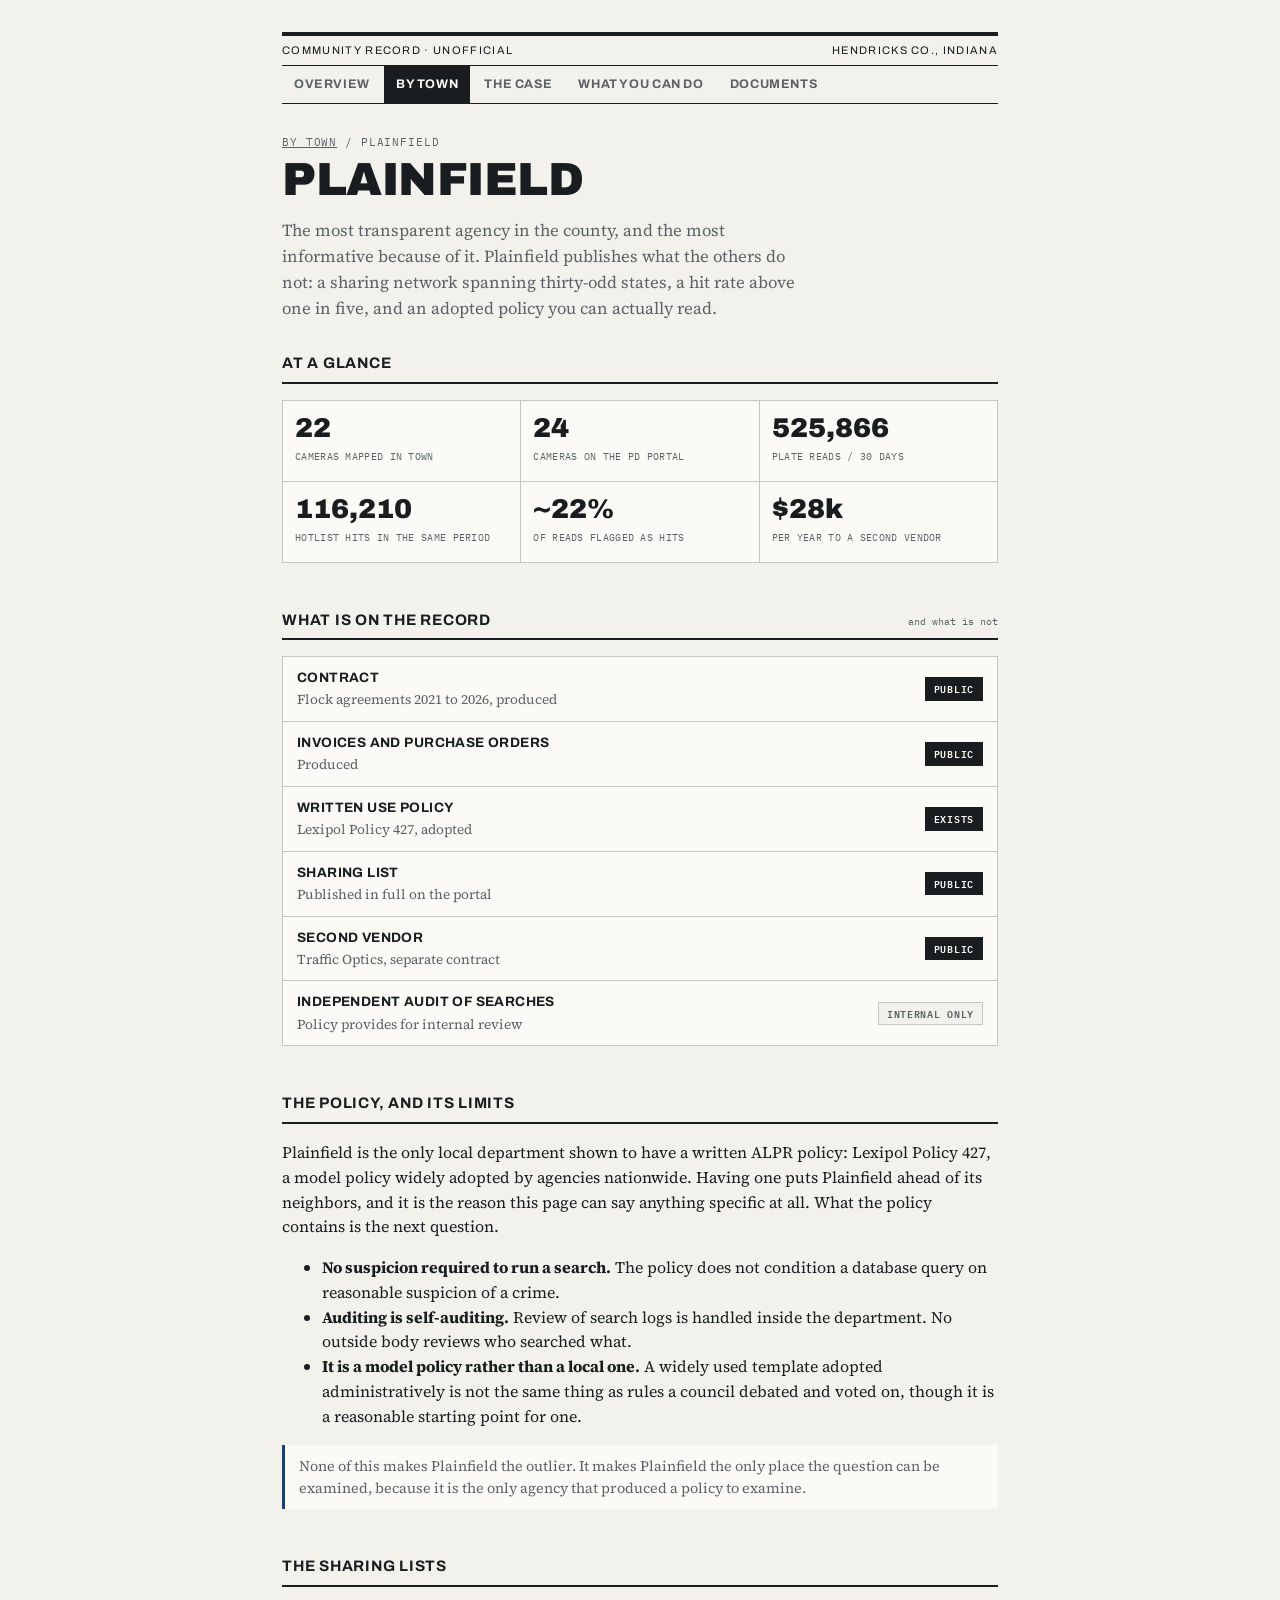
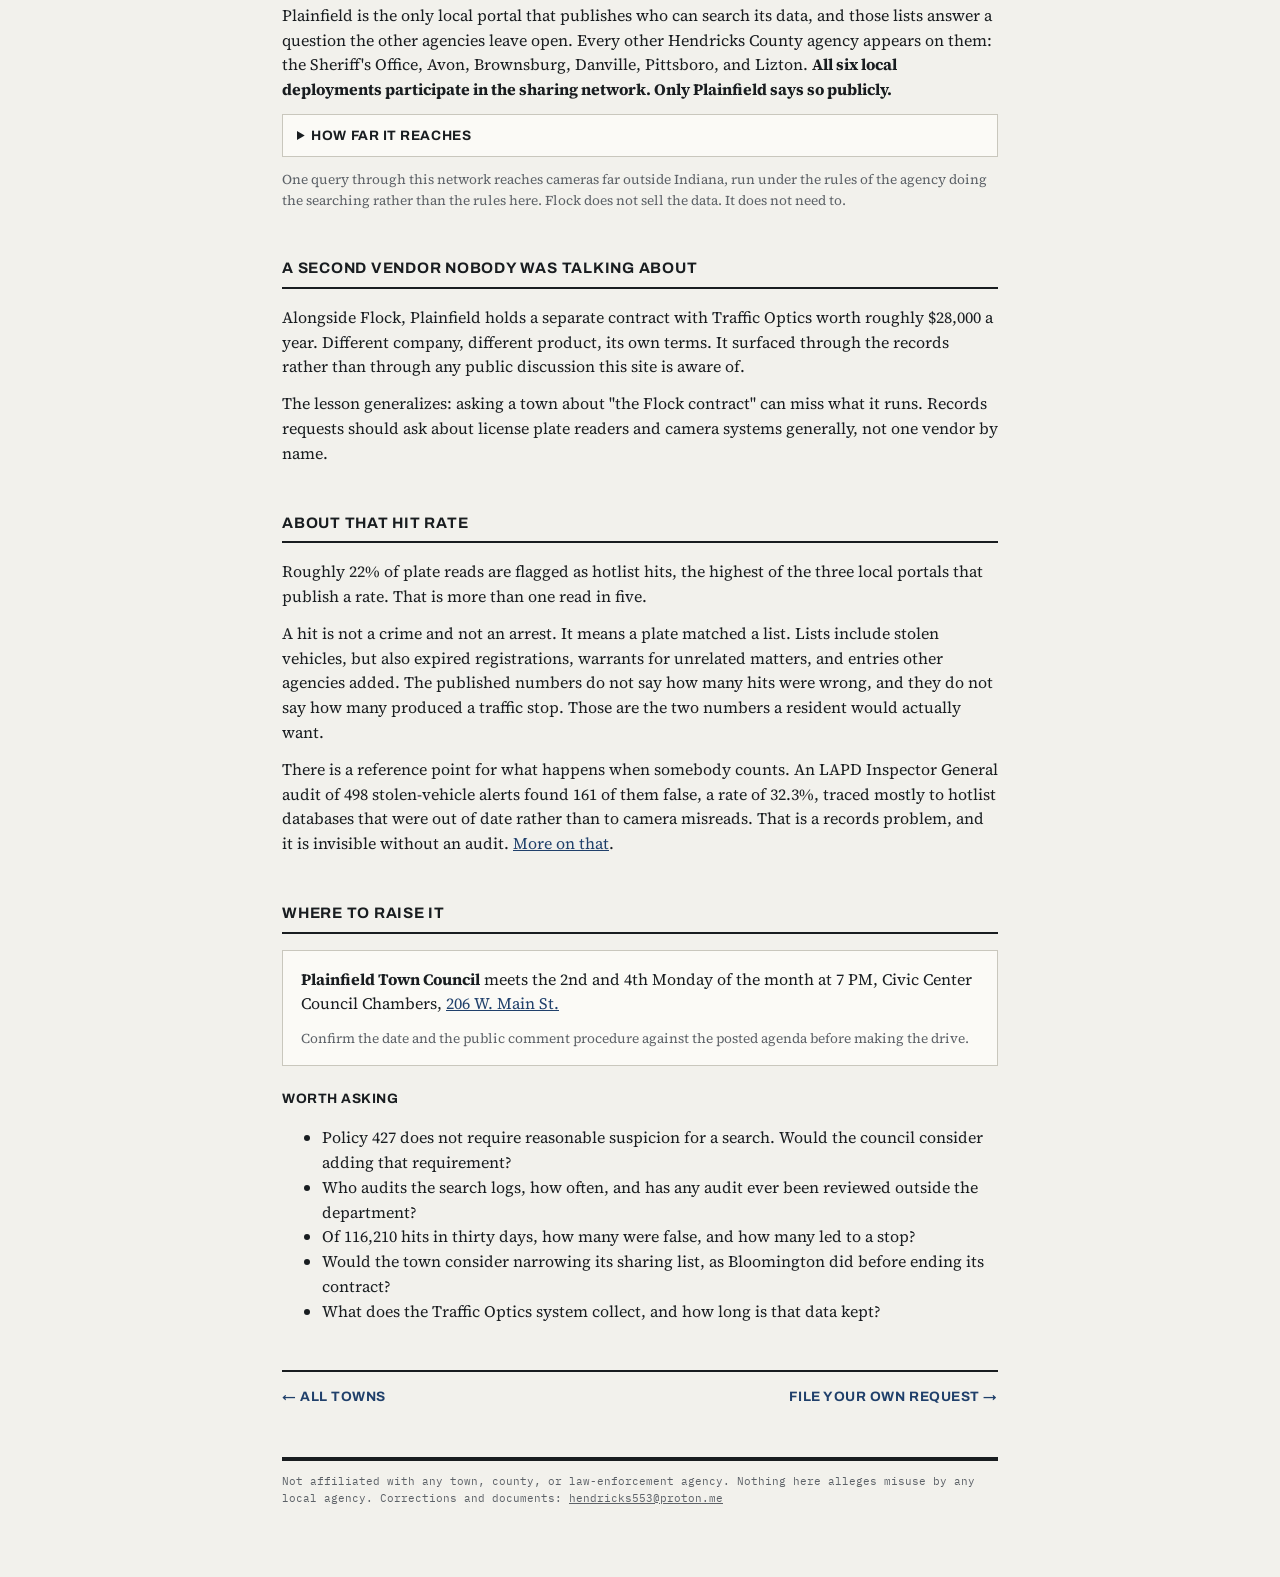
<file: plainfield.html>
<!DOCTYPE html>
<html lang="en">
<head>
<meta charset="UTF-8">
<meta name="viewport" content="width=device-width, initial-scale=1.0">
<title>Plainfield | ALPRs in Hendricks County</title>
<meta name="description" content="Plainfield, Indiana is the only local town with an adopted ALPR policy and the only one publishing its Flock sharing lists. It also runs a second camera vendor.">
<link rel="preconnect" href="https://fonts.googleapis.com">
<link rel="preconnect" href="https://fonts.gstatic.com" crossorigin>
<link href="https://fonts.googleapis.com/css2?family=Archivo:wght@500;700;900&family=Source+Serif+4:opsz,wght@8..60,400;8..60,600&family=IBM+Plex+Mono:wght@400;600&display=swap" rel="stylesheet">
<link rel="stylesheet" href="style.css">
</head>
<body>
<div class="wrap">

<header>
  <div class="notice-bar">
    <span>Community Record &middot; Unofficial</span>
    <span>Hendricks Co., Indiana</span>
  </div>
  <nav class="main">
    <a href="index.html">Overview</a>
    <a href="towns.html" aria-current="page">By town</a>
    <a href="why.html">The case</a>
    <a href="act.html">What you can do</a>
    <a href="documents.html">Documents</a>
  </nav>

  <p class="crumb"><a href="towns.html">By town</a> / Plainfield</p>
  <h1>Plainfield</h1>
  <p class="dek">The most transparent agency in the county, and the most informative because of it. Plainfield publishes what the others do not: a sharing network spanning thirty-odd states, a hit rate above one in five, and an adopted policy you can actually read.</p>
</header>

<section>
  <h2>At a glance</h2>
  <div class="stats">
    <div class="stat"><span class="n">22</span><span class="l">cameras mapped in town</span></div>
    <div class="stat"><span class="n">24</span><span class="l">cameras on the PD portal</span></div>
    <div class="stat"><span class="n">525,866</span><span class="l">plate reads / 30 days</span></div>
    <div class="stat"><span class="n">116,210</span><span class="l">hotlist hits in the same period</span></div>
    <div class="stat"><span class="n">~22%</span><span class="l">of reads flagged as hits</span></div>
    <div class="stat"><span class="n">$28k</span><span class="l">per year to a second vendor</span></div>
  </div>

</section>

<section>
  <h2>What is on the record <small>and what is not</small></h2>
  <div class="ledger">
    <div class="ledger-row"><div class="q"><b>Contract</b><span>Flock agreements 2021 to 2026, produced</span></div><span class="mark yes">Public</span></div>
    <div class="ledger-row"><div class="q"><b>Invoices and purchase orders</b><span>Produced</span></div><span class="mark yes">Public</span></div>
    <div class="ledger-row"><div class="q"><b>Written use policy</b><span>Lexipol Policy 427, adopted</span></div><span class="mark yes">Exists</span></div>
    <div class="ledger-row"><div class="q"><b>Sharing list</b><span>Published in full on the portal</span></div><span class="mark yes">Public</span></div>
    <div class="ledger-row"><div class="q"><b>Second vendor</b><span>Traffic Optics, separate contract</span></div><span class="mark yes">Public</span></div>
    <div class="ledger-row"><div class="q"><b>Independent audit of searches</b><span>Policy provides for internal review</span></div><span class="mark wait">Internal only</span></div>
  </div>
</section>


<section>
  <h2>The policy, and its limits</h2>
  <p>Plainfield is the only local department shown to have a written ALPR policy: Lexipol Policy 427, a model policy widely adopted by agencies nationwide. Having one puts Plainfield ahead of its neighbors, and it is the reason this page can say anything specific at all. What the policy contains is the next question.</p>
  <ul>
    <li><strong>No suspicion required to run a search.</strong> The policy does not condition a database query on reasonable suspicion of a crime.</li>
    <li><strong>Auditing is self-auditing.</strong> Review of search logs is handled inside the department. No outside body reviews who searched what.</li>
    <li><strong>It is a model policy rather than a local one.</strong> A widely used template adopted administratively is not the same thing as rules a council debated and voted on, though it is a reasonable starting point for one.</li>
  </ul>
  <div class="note">None of this makes Plainfield the outlier. It makes Plainfield the only place the question can be examined, because it is the only agency that produced a policy to examine.</div>
</section>

<section>
  <h2>The sharing lists</h2>
  <p>Plainfield is the only local portal that publishes who can search its data, and those lists answer a question the other agencies leave open. Every other Hendricks County agency appears on them: the Sheriff's Office, Avon, Brownsburg, Danville, Pittsboro, and Lizton. <strong>All six local deployments participate in the sharing network. Only Plainfield says so publicly.</strong></p>
  <details>
    <summary>How far it reaches</summary>
    <div class="inner">
      <p>Plainfield's data is searchable by agencies across more than 30 states, including federal entities such as the US Postal Inspection Service and Wright-Patterson Air Force Base, state corrections and revenue departments as far away as Alabama, and prosecutors' offices from New Jersey to California.</p>
      <p>The lists also carry stale entries, including one labelled as a dead or old Indiana department. Access hygiene is its own question: who removes an agency from the list when it stops being an agency?</p>
    </div>
  </details>
  <p class="fine">One query through this network reaches cameras far outside Indiana, run under the rules of the agency doing the searching rather than the rules here. Flock does not sell the data. It does not need to.</p>
</section>

<section>
  <h2>A second vendor nobody was talking about</h2>
  <p>Alongside Flock, Plainfield holds a separate contract with Traffic Optics worth roughly $28,000 a year. Different company, different product, its own terms. It surfaced through the records rather than through any public discussion this site is aware of.</p>
  <p>The lesson generalizes: asking a town about "the Flock contract" can miss what it runs. Records requests should ask about license plate readers and camera systems generally, not one vendor by name.</p>
</section>

<section>
  <h2>About that hit rate</h2>
  <p>Roughly 22% of plate reads are flagged as hotlist hits, the highest of the three local portals that publish a rate. That is more than one read in five.</p>
  <p>A hit is not a crime and not an arrest. It means a plate matched a list. Lists include stolen vehicles, but also expired registrations, warrants for unrelated matters, and entries other agencies added. The published numbers do not say how many hits were wrong, and they do not say how many produced a traffic stop. Those are the two numbers a resident would actually want.</p>
  <p>There is a reference point for what happens when somebody counts. An LAPD Inspector General audit of 498 stolen-vehicle alerts found 161 of them false, a rate of 32.3%, traced mostly to hotlist databases that were out of date rather than to camera misreads. That is a records problem, and it is invisible without an audit. <a href="why.html">More on that</a>.</p>
</section>


<section>
  <h2>Where to raise it</h2>
  <div class="panel">
    <p><strong>Plainfield Town Council</strong> meets the 2nd and 4th Monday of the month at 7 PM, Civic Center Council Chambers, <a href="https://maps.google.com/?q=206+W+Main+St,+Plainfield,+IN+46168" target="_blank" rel="noopener">206 W. Main St.</a></p>
    <p class="fine">Confirm the date and the public comment procedure against the posted agenda before making the drive.</p>
  </div>
  <h3>Worth asking</h3>
  <ul>
    <li>Policy 427 does not require reasonable suspicion for a search. Would the council consider adding that requirement?</li>
    <li>Who audits the search logs, how often, and has any audit ever been reviewed outside the department?</li>
    <li>Of 116,210 hits in thirty days, how many were false, and how many led to a stop?</li>
    <li>Would the town consider narrowing its sharing list, as Bloomington did before ending its contract?</li>
    <li>What does the Traffic Optics system collect, and how long is that data kept?</li>
  </ul>

</section>

<div class="next">
  <a href="towns.html">&larr; All towns</a>
  <a href="act.html">File your own request &rarr;</a>
</div>

<footer>
  Not affiliated with any town, county, or law-enforcement agency. Nothing here alleges misuse by any local agency. Corrections and documents: <a href="mailto:hendricks553@proton.me">hendricks553@proton.me</a>
</footer>

</div>
</body>
</html>
</file>
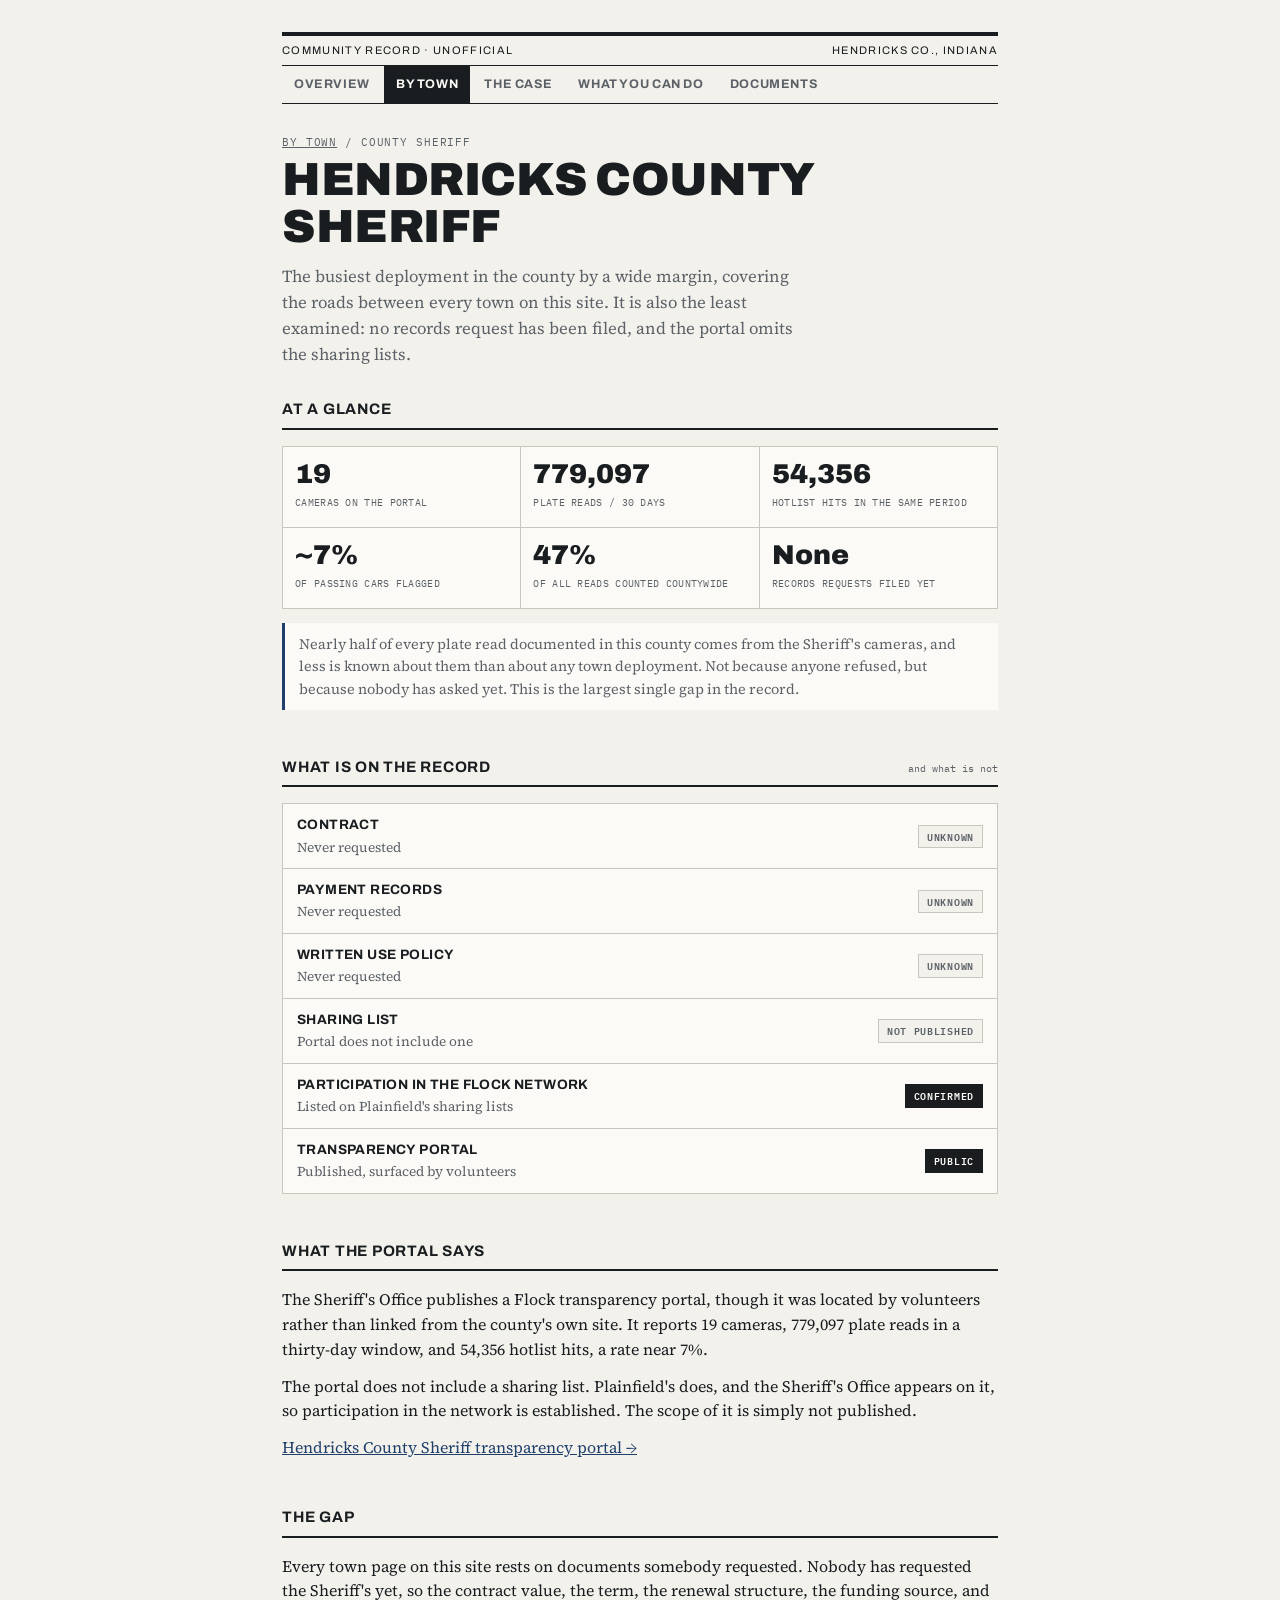
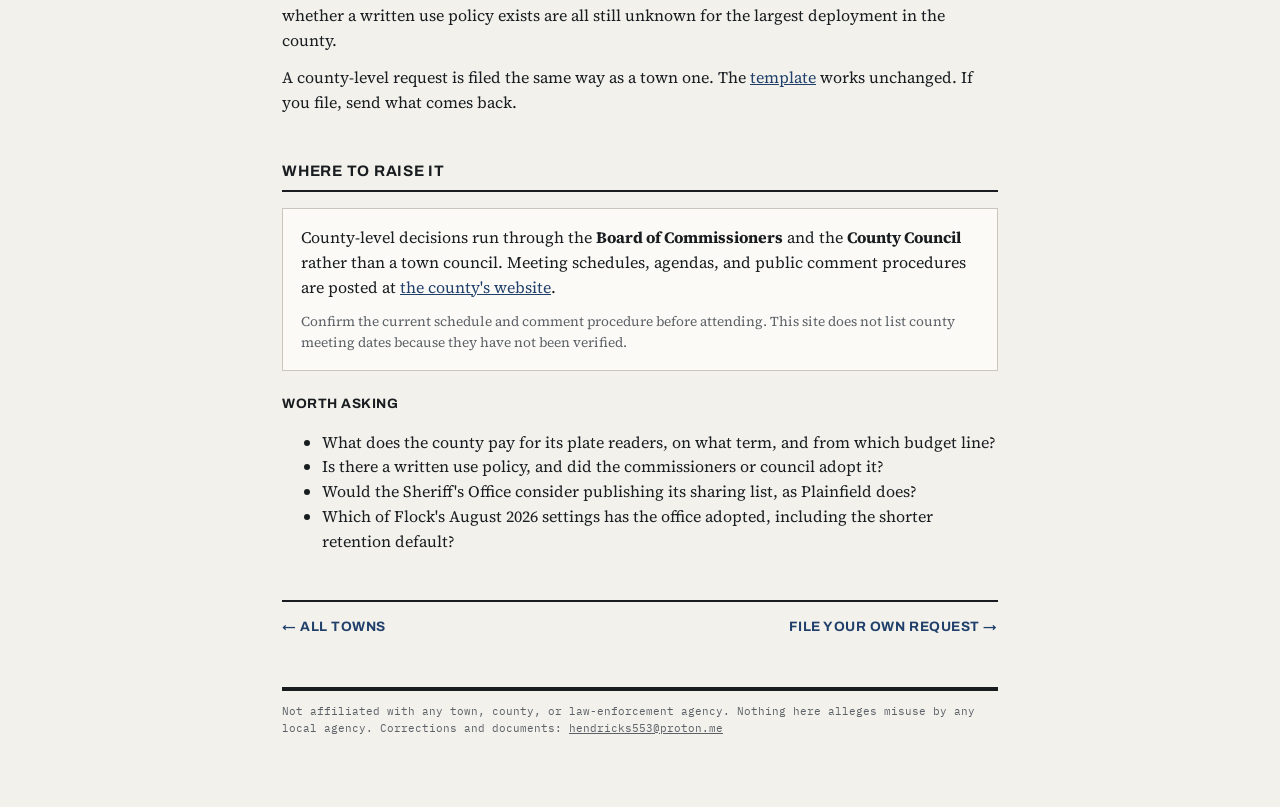
<file: sheriff.html>
<!DOCTYPE html>
<html lang="en">
<head>
<meta charset="UTF-8">
<meta name="viewport" content="width=device-width, initial-scale=1.0">
<title>Hendricks County Sheriff | ALPRs in Hendricks County</title>
<meta name="description" content="The Hendricks County Sheriff's Office runs the county's largest and busiest ALPR deployment. No records request has been filed.">
<link rel="preconnect" href="https://fonts.googleapis.com">
<link rel="preconnect" href="https://fonts.gstatic.com" crossorigin>
<link href="https://fonts.googleapis.com/css2?family=Archivo:wght@500;700;900&family=Source+Serif+4:opsz,wght@8..60,400;8..60,600&family=IBM+Plex+Mono:wght@400;600&display=swap" rel="stylesheet">
<link rel="stylesheet" href="style.css">
</head>
<body>
<div class="wrap">

<header>
  <div class="notice-bar">
    <span>Community Record &middot; Unofficial</span>
    <span>Hendricks Co., Indiana</span>
  </div>
  <nav class="main">
    <a href="index.html">Overview</a>
    <a href="towns.html" aria-current="page">By town</a>
    <a href="why.html">The case</a>
    <a href="act.html">What you can do</a>
    <a href="documents.html">Documents</a>
  </nav>

  <p class="crumb"><a href="towns.html">By town</a> / County Sheriff</p>
  <h1>Hendricks County Sheriff</h1>
  <p class="dek">The busiest deployment in the county by a wide margin, covering the roads between every town on this site. It is also the least examined: no records request has been filed, and the portal omits the sharing lists.</p>
</header>

<section>
  <h2>At a glance</h2>
  <div class="stats">
    <div class="stat"><span class="n">19</span><span class="l">cameras on the portal</span></div>
    <div class="stat"><span class="n">779,097</span><span class="l">plate reads / 30 days</span></div>
    <div class="stat"><span class="n">54,356</span><span class="l">hotlist hits in the same period</span></div>
    <div class="stat"><span class="n">~7%</span><span class="l">of passing cars flagged</span></div>
    <div class="stat"><span class="n">47%</span><span class="l">of all reads counted countywide</span></div>
    <div class="stat"><span class="n">None</span><span class="l">records requests filed yet</span></div>
  </div>
<div class="note">Nearly half of every plate read documented in this county comes from the Sheriff's cameras, and less is known about them than about any town deployment. Not because anyone refused, but because nobody has asked yet. This is the largest single gap in the record.</div>
</section>

<section>
  <h2>What is on the record <small>and what is not</small></h2>
  <div class="ledger">
    <div class="ledger-row"><div class="q"><b>Contract</b><span>Never requested</span></div><span class="mark wait">Unknown</span></div>
    <div class="ledger-row"><div class="q"><b>Payment records</b><span>Never requested</span></div><span class="mark wait">Unknown</span></div>
    <div class="ledger-row"><div class="q"><b>Written use policy</b><span>Never requested</span></div><span class="mark wait">Unknown</span></div>
    <div class="ledger-row"><div class="q"><b>Sharing list</b><span>Portal does not include one</span></div><span class="mark wait">Not published</span></div>
    <div class="ledger-row"><div class="q"><b>Participation in the Flock network</b><span>Listed on Plainfield's sharing lists</span></div><span class="mark yes">Confirmed</span></div>
    <div class="ledger-row"><div class="q"><b>Transparency portal</b><span>Published, surfaced by volunteers</span></div><span class="mark yes">Public</span></div>
  </div>
</section>


<section>
  <h2>What the portal says</h2>
  <p>The Sheriff's Office publishes a Flock transparency portal, though it was located by volunteers rather than linked from the county's own site. It reports 19 cameras, 779,097 plate reads in a thirty-day window, and 54,356 hotlist hits, a rate near 7%.</p>
  <p>The portal does not include a sharing list. Plainfield's does, and the Sheriff's Office appears on it, so participation in the network is established. The scope of it is simply not published.</p>
  <p><a href="https://transparency.flocksafety.com/hendricks-county-in-so" target="_blank" rel="noopener">Hendricks County Sheriff transparency portal &rarr;</a></p>
</section>

<section>
  <h2>The gap</h2>
  <p>Every town page on this site rests on documents somebody requested. Nobody has requested the Sheriff's yet, so the contract value, the term, the renewal structure, the funding source, and whether a written use policy exists are all still unknown for the largest deployment in the county.</p>
  <p>A county-level request is filed the same way as a town one. The <a href="act.html">template</a> works unchanged. If you file, send what comes back.</p>
</section>


<section>
  <h2>Where to raise it</h2>
  <div class="panel">
    <p>County-level decisions run through the <strong>Board of Commissioners</strong> and the <strong>County Council</strong> rather than a town council. Meeting schedules, agendas, and public comment procedures are posted at <a href="https://www.co.hendricks.in.us/" target="_blank" rel="noopener">the county's website</a>.</p>
    <p class="fine">Confirm the current schedule and comment procedure before attending. This site does not list county meeting dates because they have not been verified.</p>
  </div>
  <h3>Worth asking</h3>
  <ul>
    <li>What does the county pay for its plate readers, on what term, and from which budget line?</li>
    <li>Is there a written use policy, and did the commissioners or council adopt it?</li>
    <li>Would the Sheriff's Office consider publishing its sharing list, as Plainfield does?</li>
    <li>Which of Flock's August 2026 settings has the office adopted, including the shorter retention default?</li>
  </ul>

</section>

<div class="next">
  <a href="towns.html">&larr; All towns</a>
  <a href="act.html">File your own request &rarr;</a>
</div>

<footer>
  Not affiliated with any town, county, or law-enforcement agency. Nothing here alleges misuse by any local agency. Corrections and documents: <a href="mailto:hendricks553@proton.me">hendricks553@proton.me</a>
</footer>

</div>
</body>
</html>
</file>
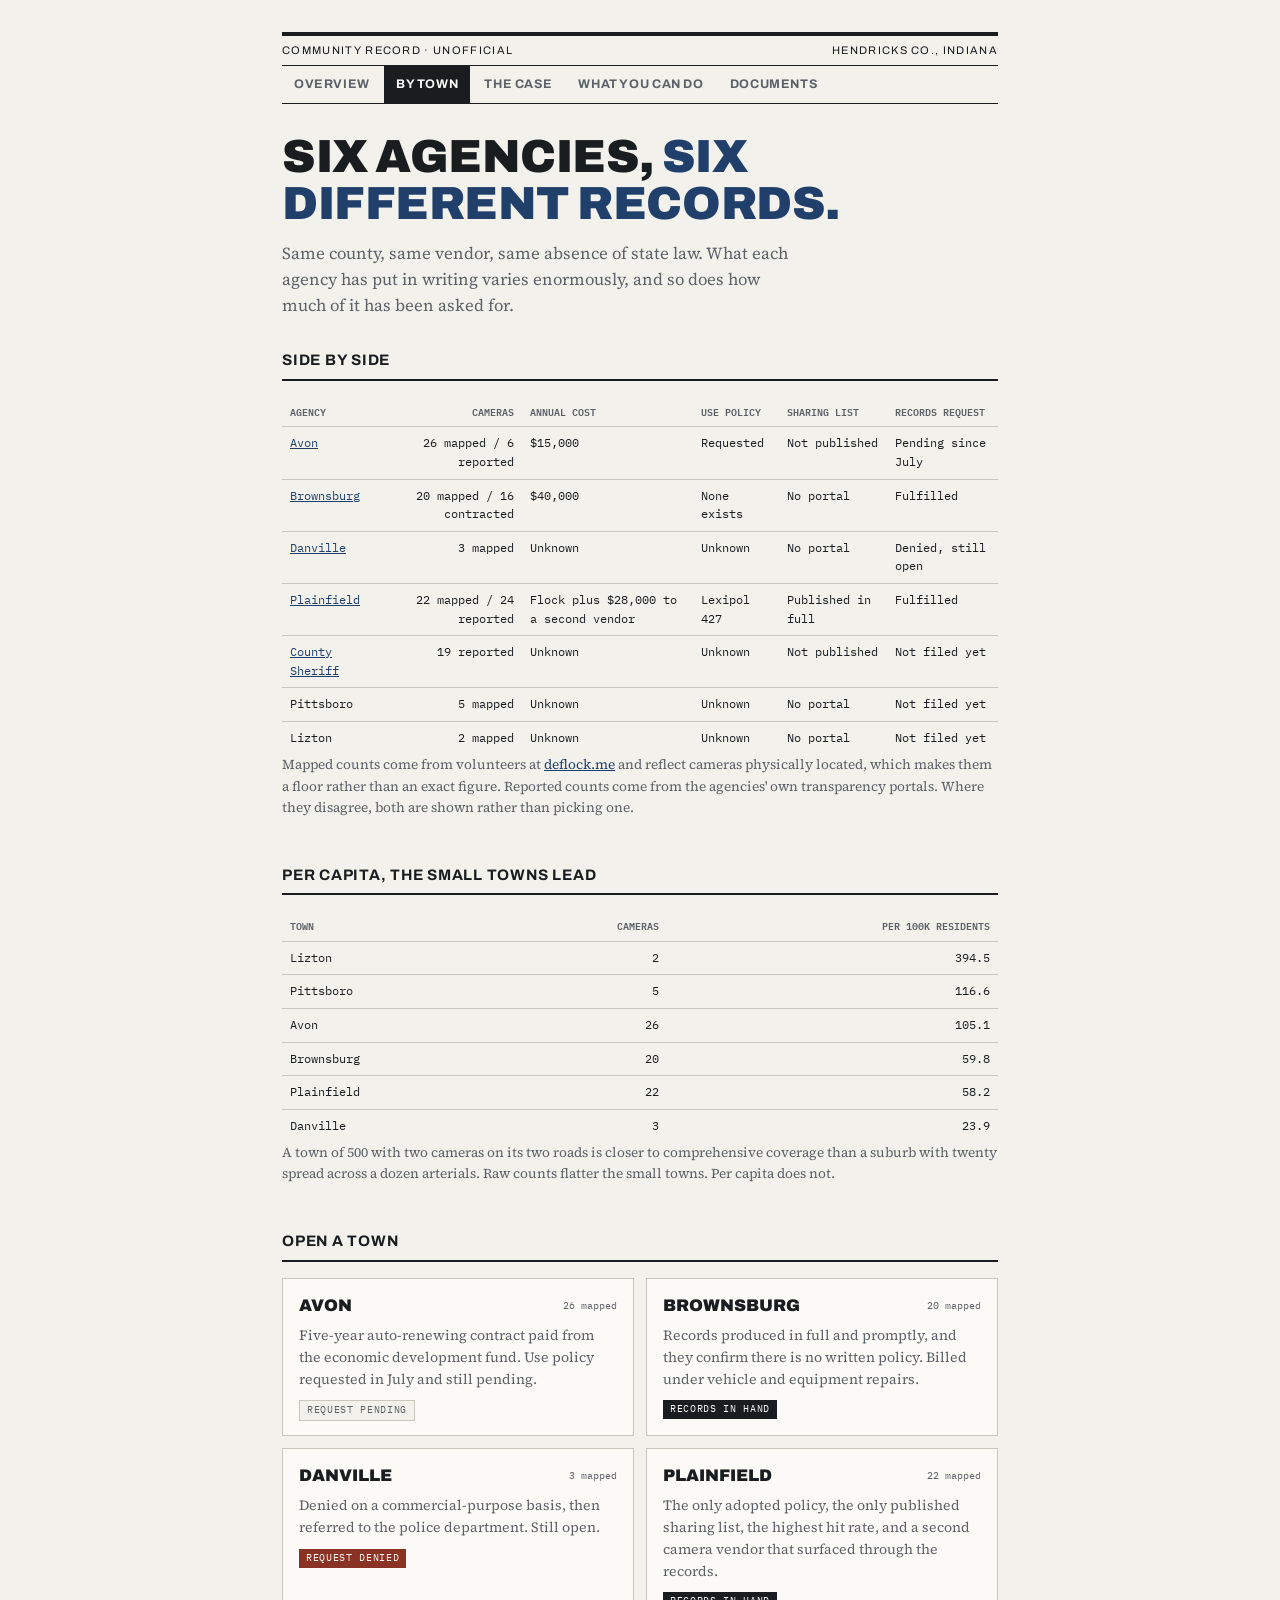
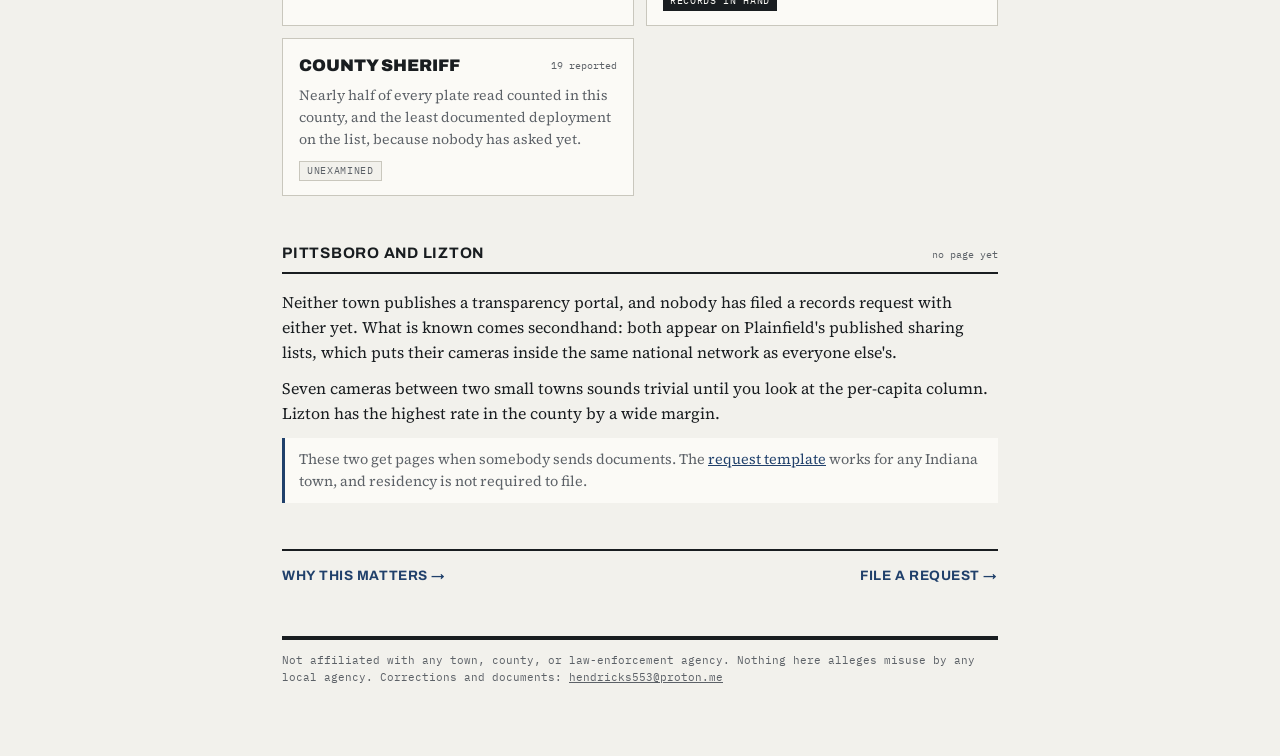
<file: towns.html>
<!DOCTYPE html>
<html lang="en">
<head>
<meta charset="UTF-8">
<meta name="viewport" content="width=device-width, initial-scale=1.0">
<title>By town | ALPRs in Hendricks County</title>
<meta name="description" content="Every agency running license plate readers in Hendricks County, Indiana, side by side: cameras, cost, policy, and what each has disclosed.">
<link rel="preconnect" href="https://fonts.googleapis.com">
<link rel="preconnect" href="https://fonts.gstatic.com" crossorigin>
<link href="https://fonts.googleapis.com/css2?family=Archivo:wght@500;700;900&family=Source+Serif+4:opsz,wght@8..60,400;8..60,600&family=IBM+Plex+Mono:wght@400;600&display=swap" rel="stylesheet">
<link rel="stylesheet" href="style.css">
</head>
<body>
<div class="wrap">

<header>
  <div class="notice-bar">
    <span>Community Record &middot; Unofficial</span>
    <span>Hendricks Co., Indiana</span>
  </div>
  <nav class="main">
    <a href="index.html">Overview</a>
    <a href="towns.html" aria-current="page">By town</a>
    <a href="why.html">The case</a>
    <a href="act.html">What you can do</a>
    <a href="documents.html">Documents</a>
  </nav>

  <h1>Six agencies, <span class="thin">six different records.</span></h1>
  <p class="dek">Same county, same vendor, same absence of state law. What each agency has put in writing varies enormously, and so does how much of it has been asked for.</p>
</header>

<section>
  <h2>Side by side</h2>
  <div class="table-scroll">
    <table>
      <thead>
        <tr>
          <th>Agency</th>
          <th class="num">Cameras</th>
          <th>Annual cost</th>
          <th>Use policy</th>
          <th>Sharing list</th>
          <th>Records request</th>
        </tr>
      </thead>
      <tbody>
        <tr>
          <td><a href="avon.html">Avon</a></td>
          <td class="num">26 mapped / 6 reported</td>
          <td>$15,000</td>
          <td>Requested</td>
          <td>Not published</td>
          <td>Pending since July</td>
        </tr>
        <tr>
          <td><a href="brownsburg.html">Brownsburg</a></td>
          <td class="num">20 mapped / 16 contracted</td>
          <td>$40,000</td>
          <td>None exists</td>
          <td>No portal</td>
          <td>Fulfilled</td>
        </tr>
        <tr>
          <td><a href="danville.html">Danville</a></td>
          <td class="num">3 mapped</td>
          <td>Unknown</td>
          <td>Unknown</td>
          <td>No portal</td>
          <td>Denied, still open</td>
        </tr>
        <tr>
          <td><a href="plainfield.html">Plainfield</a></td>
          <td class="num">22 mapped / 24 reported</td>
          <td>Flock plus $28,000 to a second vendor</td>
          <td>Lexipol 427</td>
          <td>Published in full</td>
          <td>Fulfilled</td>
        </tr>
        <tr>
          <td><a href="sheriff.html">County Sheriff</a></td>
          <td class="num">19 reported</td>
          <td>Unknown</td>
          <td>Unknown</td>
          <td>Not published</td>
          <td>Not filed yet</td>
        </tr>
        <tr>
          <td>Pittsboro</td>
          <td class="num">5 mapped</td>
          <td>Unknown</td>
          <td>Unknown</td>
          <td>No portal</td>
          <td>Not filed yet</td>
        </tr>
        <tr>
          <td>Lizton</td>
          <td class="num">2 mapped</td>
          <td>Unknown</td>
          <td>Unknown</td>
          <td>No portal</td>
          <td>Not filed yet</td>
        </tr>
      </tbody>
    </table>
  </div>
  <p class="fine">Mapped counts come from volunteers at <a href="https://deflock.me" target="_blank" rel="noopener">deflock.me</a> and reflect cameras physically located, which makes them a floor rather than an exact figure. Reported counts come from the agencies' own transparency portals. Where they disagree, both are shown rather than picking one.</p>
</section>

<section>
  <h2>Per capita, the small towns lead</h2>
  <div class="table-scroll">
    <table>
      <thead><tr><th>Town</th><th class="num">Cameras</th><th class="num">Per 100k residents</th></tr></thead>
      <tbody>
        <tr><td>Lizton</td><td class="num">2</td><td class="num">394.5</td></tr>
        <tr><td>Pittsboro</td><td class="num">5</td><td class="num">116.6</td></tr>
        <tr><td>Avon</td><td class="num">26</td><td class="num">105.1</td></tr>
        <tr><td>Brownsburg</td><td class="num">20</td><td class="num">59.8</td></tr>
        <tr><td>Plainfield</td><td class="num">22</td><td class="num">58.2</td></tr>
        <tr><td>Danville</td><td class="num">3</td><td class="num">23.9</td></tr>
      </tbody>
    </table>
  </div>
  <p class="fine">A town of 500 with two cameras on its two roads is closer to comprehensive coverage than a suburb with twenty spread across a dozen arterials. Raw counts flatter the small towns. Per capita does not.</p>
</section>

<section>
  <h2>Open a town</h2>
  <div class="towns">
    <a class="town-card" href="avon.html">
      <span class="count">26 mapped</span>
      <span class="name">Avon</span>
      <div class="line">Five-year auto-renewing contract paid from the economic development fund. Use policy requested in July and still pending.</div>
      <span class="state quiet">Request pending</span>
    </a>
    <a class="town-card" href="brownsburg.html">
      <span class="count">20 mapped</span>
      <span class="name">Brownsburg</span>
      <div class="line">Records produced in full and promptly, and they confirm there is no written policy. Billed under vehicle and equipment repairs.</div>
      <span class="state">Records in hand</span>
    </a>
    <a class="town-card" href="danville.html">
      <span class="count">3 mapped</span>
      <span class="name">Danville</span>
      <div class="line">Denied on a commercial-purpose basis, then referred to the police department. Still open.</div>
      <span class="state open">Request denied</span>
    </a>
    <a class="town-card" href="plainfield.html">
      <span class="count">22 mapped</span>
      <span class="name">Plainfield</span>
      <div class="line">The only adopted policy, the only published sharing list, the highest hit rate, and a second camera vendor that surfaced through the records.</div>
      <span class="state">Records in hand</span>
    </a>
    <a class="town-card" href="sheriff.html">
      <span class="count">19 reported</span>
      <span class="name">County Sheriff</span>
      <div class="line">Nearly half of every plate read counted in this county, and the least documented deployment on the list, because nobody has asked yet.</div>
      <span class="state quiet">Unexamined</span>
    </a>
  </div>
</section>

<section>
  <h2>Pittsboro and Lizton <small>no page yet</small></h2>
  <p>Neither town publishes a transparency portal, and nobody has filed a records request with either yet. What is known comes secondhand: both appear on Plainfield's published sharing lists, which puts their cameras inside the same national network as everyone else's.</p>
  <p>Seven cameras between two small towns sounds trivial until you look at the per-capita column. Lizton has the highest rate in the county by a wide margin.</p>
  <div class="note">These two get pages when somebody sends documents. The <a href="act.html">request template</a> works for any Indiana town, and residency is not required to file.</div>
</section>

<div class="next">
  <a href="why.html">Why this matters &rarr;</a>
  <a href="act.html">File a request &rarr;</a>
</div>

<footer>
  Not affiliated with any town, county, or law-enforcement agency. Nothing here alleges misuse by any local agency. Corrections and documents: <a href="mailto:hendricks553@proton.me">hendricks553@proton.me</a>
</footer>

</div>
</body>
</html>
</file>
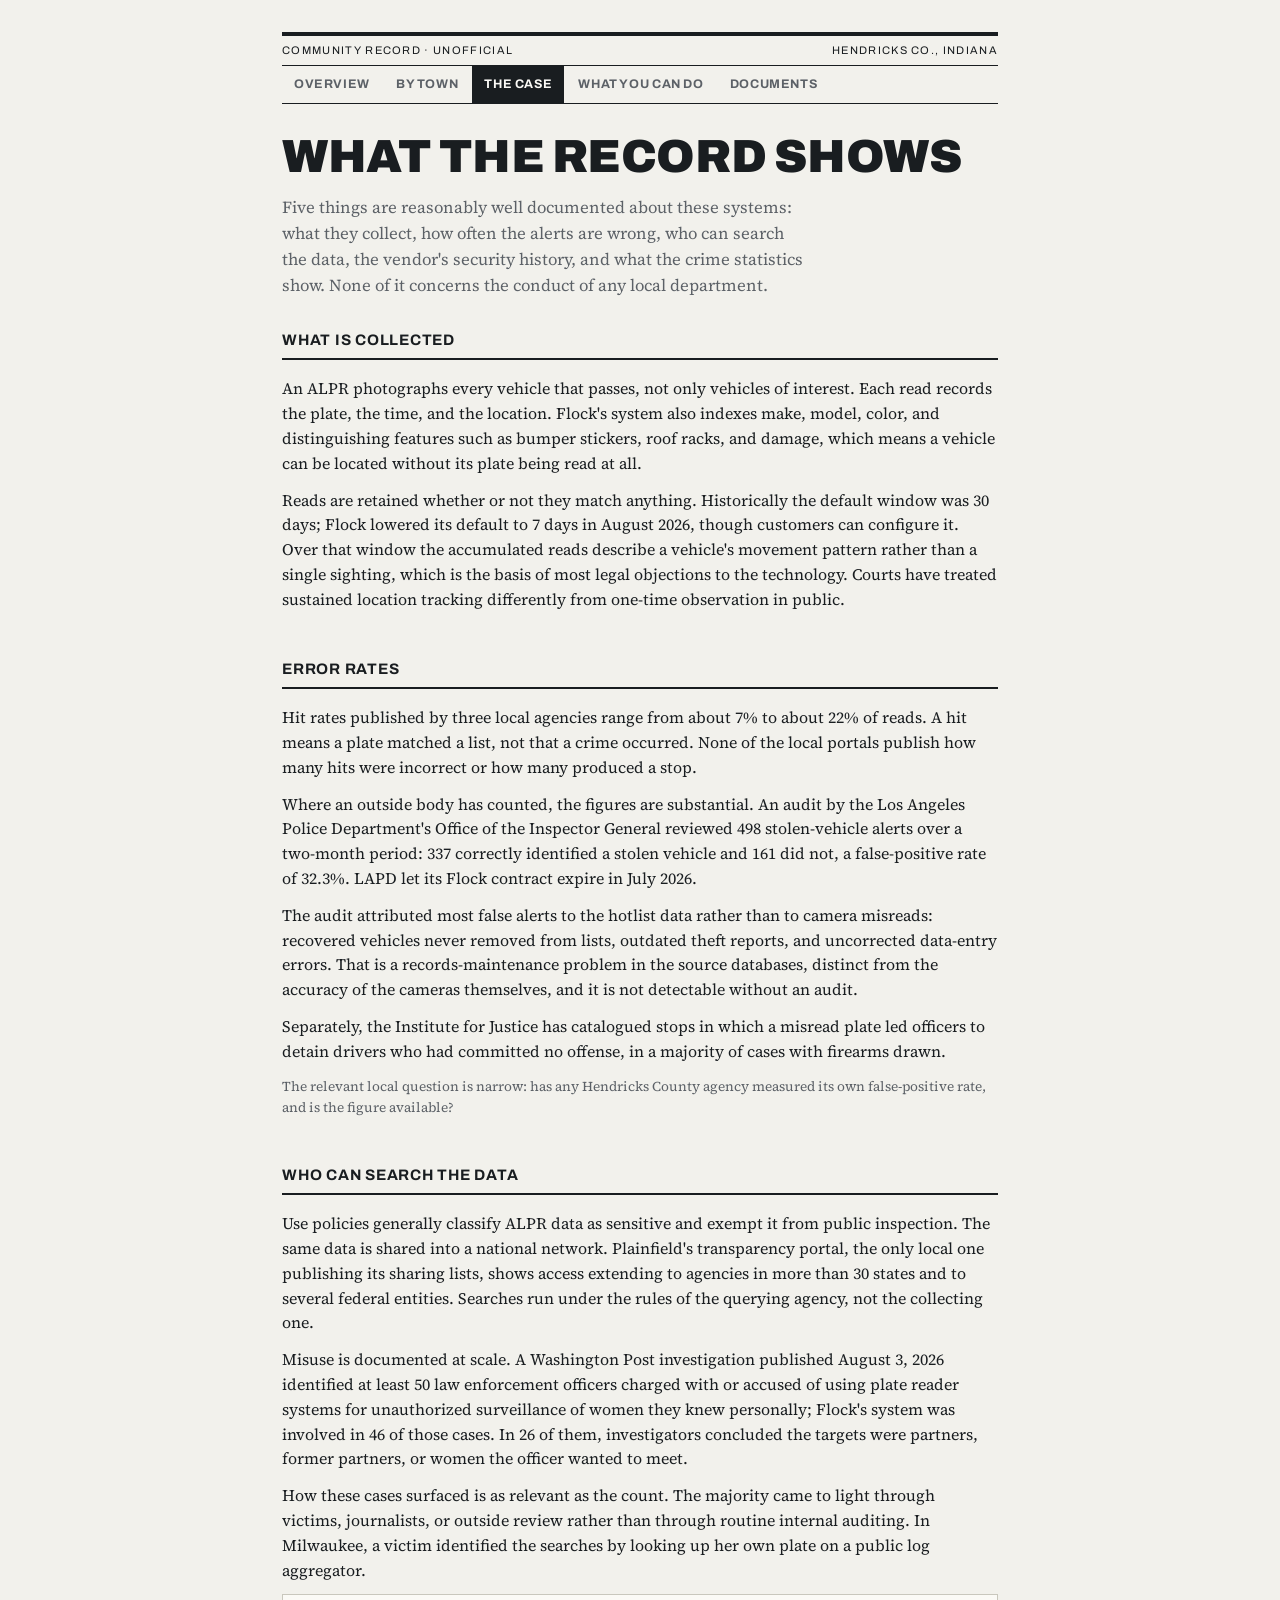
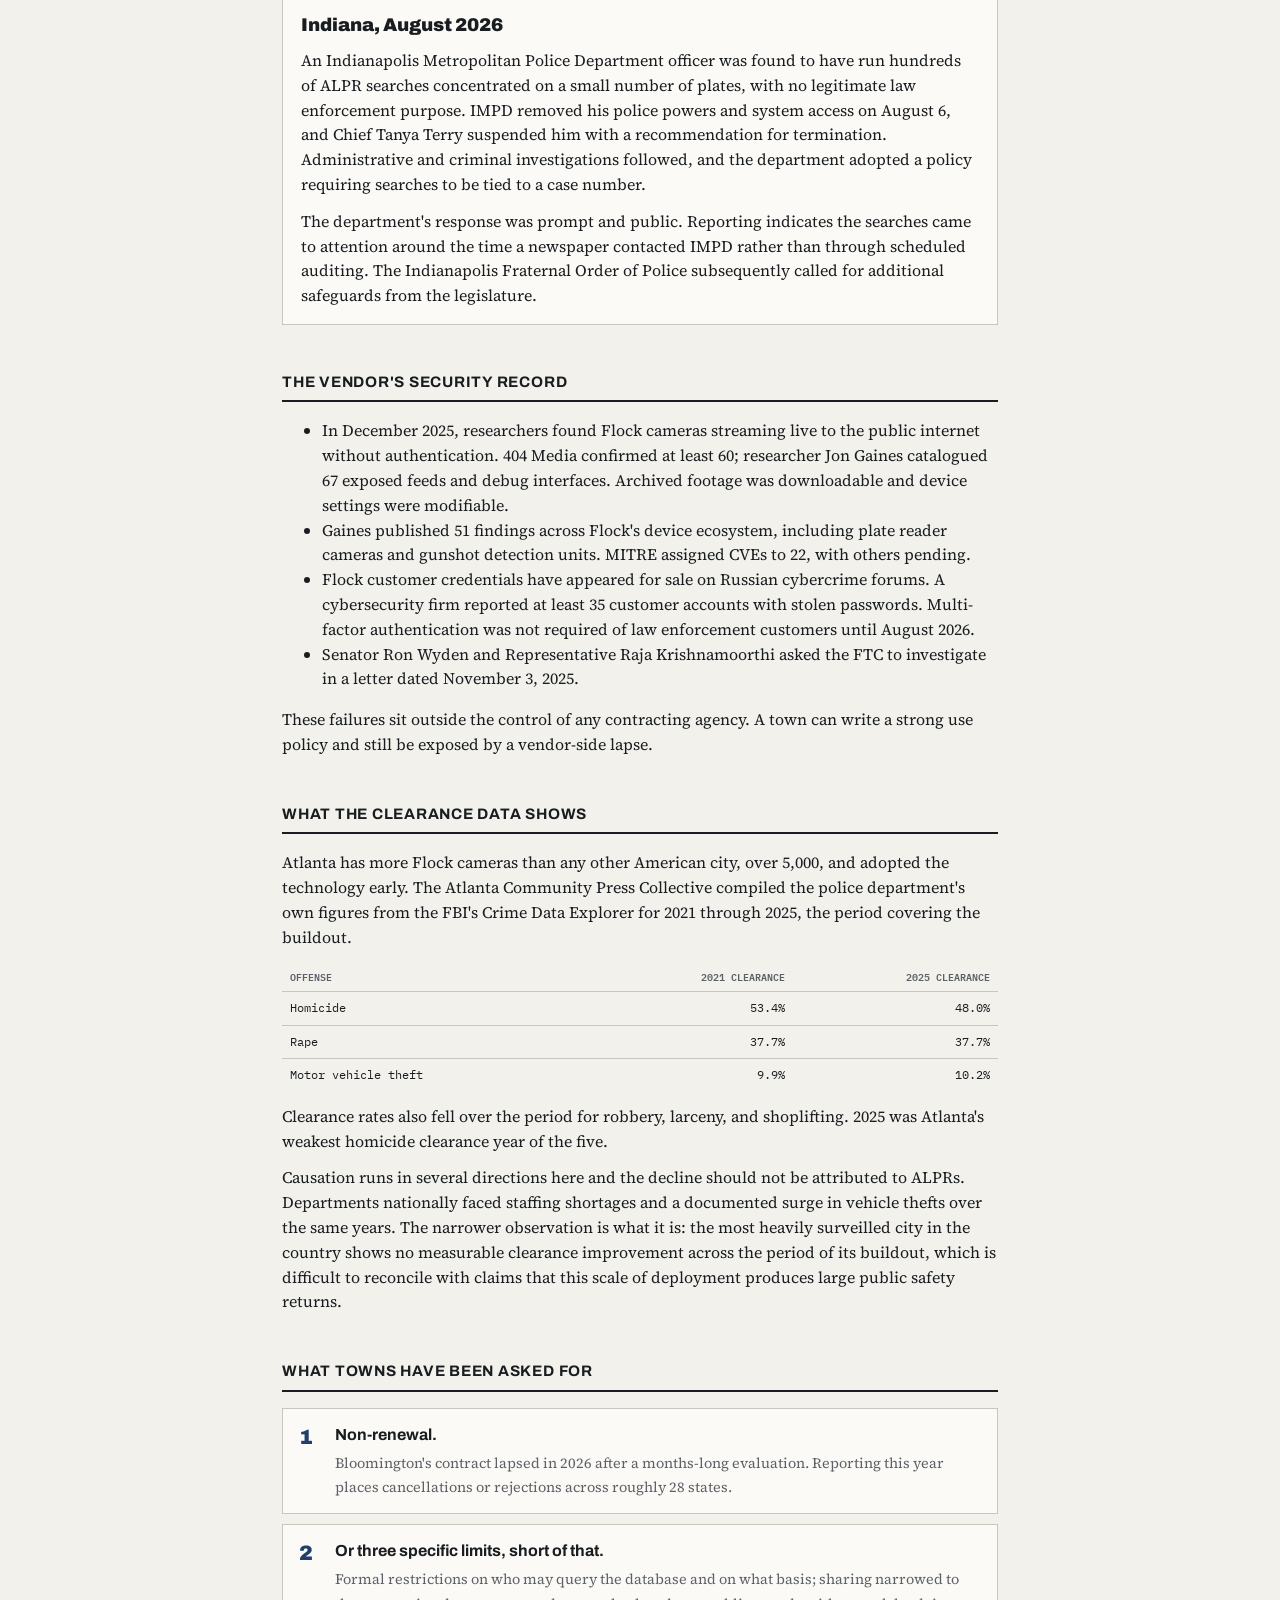
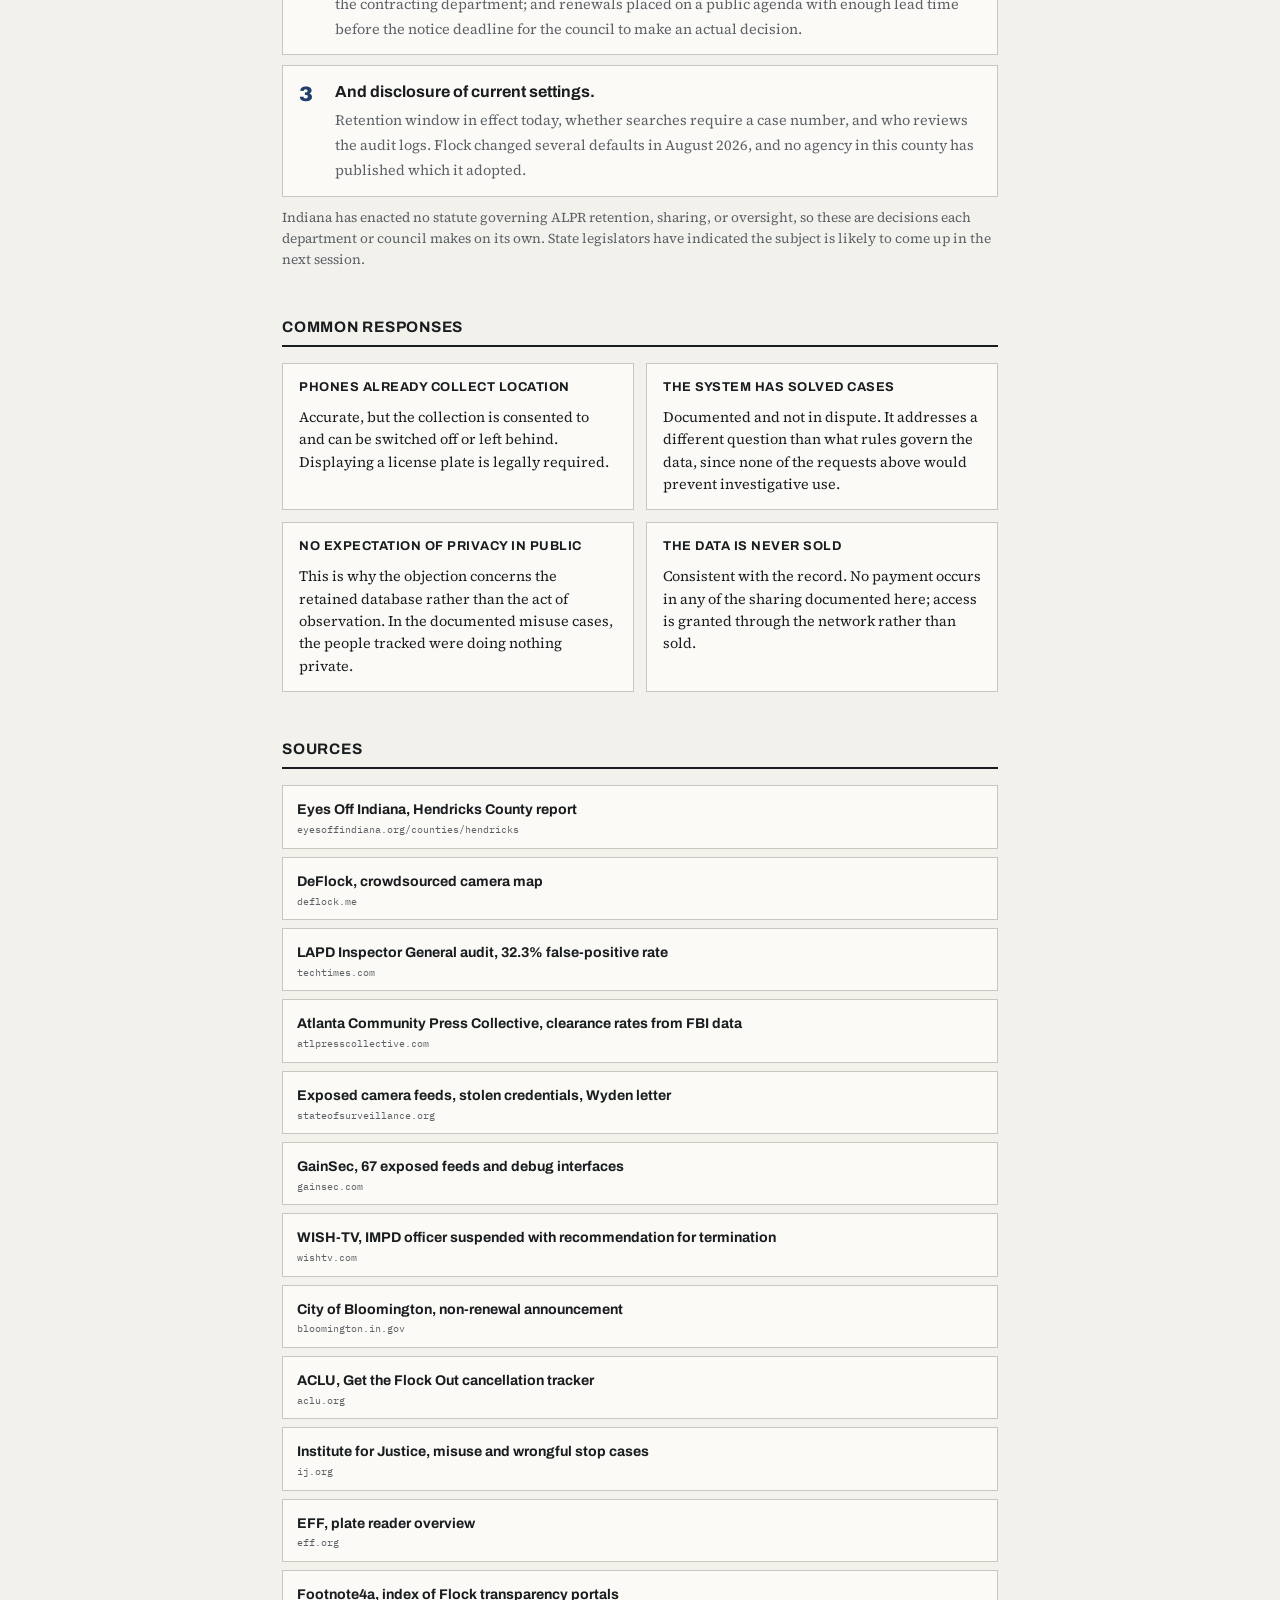
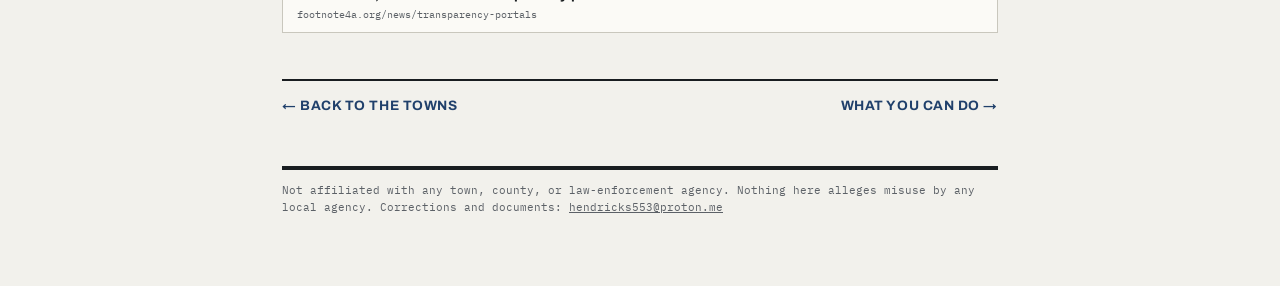
<file: why.html>
<!DOCTYPE html>
<html lang="en">
<head>
<meta charset="UTF-8">
<meta name="viewport" content="width=device-width, initial-scale=1.0">
<title>The case | ALPRs in Hendricks County</title>
<meta name="description" content="Documented error rates, access and sharing, vendor security failures, and clearance data on automated license plate readers.">
<link rel="preconnect" href="https://fonts.googleapis.com">
<link rel="preconnect" href="https://fonts.gstatic.com" crossorigin>
<link href="https://fonts.googleapis.com/css2?family=Archivo:wght@500;700;900&family=Source+Serif+4:opsz,wght@8..60,400;8..60,600&family=IBM+Plex+Mono:wght@400;600&display=swap" rel="stylesheet">
<link rel="stylesheet" href="style.css">
</head>
<body>
<div class="wrap">

<header>
  <div class="notice-bar">
    <span>Community Record &middot; Unofficial</span>
    <span>Hendricks Co., Indiana</span>
  </div>
  <nav class="main">
    <a href="index.html">Overview</a>
    <a href="towns.html">By town</a>
    <a href="why.html" aria-current="page">The case</a>
    <a href="act.html">What you can do</a>
    <a href="documents.html">Documents</a>
  </nav>

  <h1>What the record shows</h1>
  <p class="dek">Five things are reasonably well documented about these systems: what they collect, how often the alerts are wrong, who can search the data, the vendor's security history, and what the crime statistics show. None of it concerns the conduct of any local department.</p>
</header>

<section>
  <h2>What is collected</h2>
  <p>An ALPR photographs every vehicle that passes, not only vehicles of interest. Each read records the plate, the time, and the location. Flock's system also indexes make, model, color, and distinguishing features such as bumper stickers, roof racks, and damage, which means a vehicle can be located without its plate being read at all.</p>
  <p>Reads are retained whether or not they match anything. Historically the default window was 30 days; Flock lowered its default to 7 days in August 2026, though customers can configure it. Over that window the accumulated reads describe a vehicle's movement pattern rather than a single sighting, which is the basis of most legal objections to the technology. Courts have treated sustained location tracking differently from one-time observation in public.</p>
</section>

<section>
  <h2>Error rates</h2>
  <p>Hit rates published by three local agencies range from about 7% to about 22% of reads. A hit means a plate matched a list, not that a crime occurred. None of the local portals publish how many hits were incorrect or how many produced a stop.</p>
  <p>Where an outside body has counted, the figures are substantial. An audit by the Los Angeles Police Department's Office of the Inspector General reviewed 498 stolen-vehicle alerts over a two-month period: 337 correctly identified a stolen vehicle and 161 did not, a false-positive rate of 32.3%. LAPD let its Flock contract expire in July 2026.</p>
  <p>The audit attributed most false alerts to the hotlist data rather than to camera misreads: recovered vehicles never removed from lists, outdated theft reports, and uncorrected data-entry errors. That is a records-maintenance problem in the source databases, distinct from the accuracy of the cameras themselves, and it is not detectable without an audit.</p>
  <p>Separately, the Institute for Justice has catalogued stops in which a misread plate led officers to detain drivers who had committed no offense, in a majority of cases with firearms drawn.</p>
  <p class="fine">The relevant local question is narrow: has any Hendricks County agency measured its own false-positive rate, and is the figure available?</p>
</section>

<section>
  <h2>Who can search the data</h2>
  <p>Use policies generally classify ALPR data as sensitive and exempt it from public inspection. The same data is shared into a national network. Plainfield's transparency portal, the only local one publishing its sharing lists, shows access extending to agencies in more than 30 states and to several federal entities. Searches run under the rules of the querying agency, not the collecting one.</p>
  <p>Misuse is documented at scale. A Washington Post investigation published August 3, 2026 identified at least 50 law enforcement officers charged with or accused of using plate reader systems for unauthorized surveillance of women they knew personally; Flock's system was involved in 46 of those cases. In 26 of them, investigators concluded the targets were partners, former partners, or women the officer wanted to meet.</p>
  <p>How these cases surfaced is as relevant as the count. The majority came to light through victims, journalists, or outside review rather than through routine internal auditing. In Milwaukee, a victim identified the searches by looking up her own plate on a public log aggregator.</p>
  <div class="panel">
    <p class="big">Indiana, August 2026</p>
    <p>An Indianapolis Metropolitan Police Department officer was found to have run hundreds of ALPR searches concentrated on a small number of plates, with no legitimate law enforcement purpose. IMPD removed his police powers and system access on August 6, and Chief Tanya Terry suspended him with a recommendation for termination. Administrative and criminal investigations followed, and the department adopted a policy requiring searches to be tied to a case number.</p>
    <p>The department's response was prompt and public. Reporting indicates the searches came to attention around the time a newspaper contacted IMPD rather than through scheduled auditing. The Indianapolis Fraternal Order of Police subsequently called for additional safeguards from the legislature.</p>
  </div>
</section>

<section>
  <h2>The vendor's security record</h2>
  <ul>
    <li>In December 2025, researchers found Flock cameras streaming live to the public internet without authentication. 404 Media confirmed at least 60; researcher Jon Gaines catalogued 67 exposed feeds and debug interfaces. Archived footage was downloadable and device settings were modifiable.</li>
    <li>Gaines published 51 findings across Flock's device ecosystem, including plate reader cameras and gunshot detection units. MITRE assigned CVEs to 22, with others pending.</li>
    <li>Flock customer credentials have appeared for sale on Russian cybercrime forums. A cybersecurity firm reported at least 35 customer accounts with stolen passwords. Multi-factor authentication was not required of law enforcement customers until August 2026.</li>
    <li>Senator Ron Wyden and Representative Raja Krishnamoorthi asked the FTC to investigate in a letter dated November 3, 2025.</li>
  </ul>
  <p>These failures sit outside the control of any contracting agency. A town can write a strong use policy and still be exposed by a vendor-side lapse.</p>
</section>

<section>
  <h2>What the clearance data shows</h2>
  <p>Atlanta has more Flock cameras than any other American city, over 5,000, and adopted the technology early. The Atlanta Community Press Collective compiled the police department's own figures from the FBI's Crime Data Explorer for 2021 through 2025, the period covering the buildout.</p>
  <div class="table-scroll">
    <table>
      <thead><tr><th>Offense</th><th class="num">2021 clearance</th><th class="num">2025 clearance</th></tr></thead>
      <tbody>
        <tr><td>Homicide</td><td class="num">53.4%</td><td class="num">48.0%</td></tr>
        <tr><td>Rape</td><td class="num">37.7%</td><td class="num">37.7%</td></tr>
        <tr><td>Motor vehicle theft</td><td class="num">9.9%</td><td class="num">10.2%</td></tr>
      </tbody>
    </table>
  </div>
  <p style="margin-top:12px">Clearance rates also fell over the period for robbery, larceny, and shoplifting. 2025 was Atlanta's weakest homicide clearance year of the five.</p>
  <p>Causation runs in several directions here and the decline should not be attributed to ALPRs. Departments nationally faced staffing shortages and a documented surge in vehicle thefts over the same years. The narrower observation is what it is: the most heavily surveilled city in the country shows no measurable clearance improvement across the period of its buildout, which is difficult to reconcile with claims that this scale of deployment produces large public safety returns.</p>
</section>

<section>
  <h2>What towns have been asked for</h2>
  <ol class="asks">
    <li>
      <span class="head">Non-renewal.</span>
      <span class="why">Bloomington's contract lapsed in 2026 after a months-long evaluation. Reporting this year places cancellations or rejections across roughly 28 states.</span>
    </li>
    <li>
      <span class="head">Or three specific limits, short of that.</span>
      <span class="why">Formal restrictions on who may query the database and on what basis; sharing narrowed to the contracting department; and renewals placed on a public agenda with enough lead time before the notice deadline for the council to make an actual decision.</span>
    </li>
    <li>
      <span class="head">And disclosure of current settings.</span>
      <span class="why">Retention window in effect today, whether searches require a case number, and who reviews the audit logs. Flock changed several defaults in August 2026, and no agency in this county has published which it adopted.</span>
    </li>
  </ol>
  <p class="fine">Indiana has enacted no statute governing ALPR retention, sharing, or oversight, so these are decisions each department or council makes on its own. State legislators have indicated the subject is likely to come up in the next session.</p>
</section>

<section>
  <h2>Common responses</h2>
  <div class="duo">
    <div class="col">
      <div class="t">Phones already collect location</div>
      <p style="font-size:.9rem;margin:0">Accurate, but the collection is consented to and can be switched off or left behind. Displaying a license plate is legally required.</p>
    </div>
    <div class="col">
      <div class="t">The system has solved cases</div>
      <p style="font-size:.9rem;margin:0">Documented and not in dispute. It addresses a different question than what rules govern the data, since none of the requests above would prevent investigative use.</p>
    </div>
    <div class="col">
      <div class="t">No expectation of privacy in public</div>
      <p style="font-size:.9rem;margin:0">This is why the objection concerns the retained database rather than the act of observation. In the documented misuse cases, the people tracked were doing nothing private.</p>
    </div>
    <div class="col">
      <div class="t">The data is never sold</div>
      <p style="font-size:.9rem;margin:0">Consistent with the record. No payment occurs in any of the sharing documented here; access is granted through the network rather than sold.</p>
    </div>
  </div>
</section>

<section>
  <h2>Sources</h2>
  <div class="srcs">
    <a class="src" href="https://eyesoffindiana.org/counties/hendricks" target="_blank" rel="noopener"><span class="n">Eyes Off Indiana, Hendricks County report</span><span class="u">eyesoffindiana.org/counties/hendricks</span></a>
    <a class="src" href="https://deflock.me" target="_blank" rel="noopener"><span class="n">DeFlock, crowdsourced camera map</span><span class="u">deflock.me</span></a>
    <a class="src" href="https://www.techtimes.com/articles/320800/20260717/lapd-cuts-off-flock-safety-after-audit-finds-one-three-hot-list-alerts-were-false.htm" target="_blank" rel="noopener"><span class="n">LAPD Inspector General audit, 32.3% false-positive rate</span><span class="u">techtimes.com</span></a>
    <a class="src" href="https://atlpresscollective.com/2026/07/28/flock-cameras-atlanta-clearance-rates/" target="_blank" rel="noopener"><span class="n">Atlanta Community Press Collective, clearance rates from FBI data</span><span class="u">atlpresscollective.com</span></a>
    <a class="src" href="https://stateofsurveillance.org/news/flock-safety-cameras-exposed-no-password-2026/" target="_blank" rel="noopener"><span class="n">Exposed camera feeds, stolen credentials, Wyden letter</span><span class="u">stateofsurveillance.org</span></a>
    <a class="src" href="https://gainsec.com/2026/01/09/bird-hunting-season-finding-67-live-camera-feeds-and-debug-web-interfaces-accidentally-exposed-by-flock-safety/" target="_blank" rel="noopener"><span class="n">GainSec, 67 exposed feeds and debug interfaces</span><span class="u">gainsec.com</span></a>
    <a class="src" href="https://www.wishtv.com/news/crime-watch-8/chief-recommends-firing-impd-officer-who-misused-license-plate-readers/" target="_blank" rel="noopener"><span class="n">WISH-TV, IMPD officer suspended with recommendation for termination</span><span class="u">wishtv.com</span></a>
    <a class="src" href="https://bloomington.in.gov/news/2026/04/15/6521" target="_blank" rel="noopener"><span class="n">City of Bloomington, non-renewal announcement</span><span class="u">bloomington.in.gov</span></a>
    <a class="src" href="https://www.aclu.org/campaigns-initiatives/get-the-flock-out" target="_blank" rel="noopener"><span class="n">ACLU, Get the Flock Out cancellation tracker</span><span class="u">aclu.org</span></a>
    <a class="src" href="https://ij.org/police-have-reportedly-used-license-plate-readers-to-stalk-romantic-interests-at-least-14-times-in-recent-years/" target="_blank" rel="noopener"><span class="n">Institute for Justice, misuse and wrongful stop cases</span><span class="u">ij.org</span></a>
    <a class="src" href="https://www.eff.org/pages/automated-license-plate-readers-alprs" target="_blank" rel="noopener"><span class="n">EFF, plate reader overview</span><span class="u">eff.org</span></a>
    <a class="src" href="https://footnote4a.org/news/transparency-portals" target="_blank" rel="noopener"><span class="n">Footnote4a, index of Flock transparency portals</span><span class="u">footnote4a.org/news/transparency-portals</span></a>
  </div>
</section>

<div class="next">
  <a href="towns.html">&larr; Back to the towns</a>
  <a href="act.html">What you can do &rarr;</a>
</div>

<footer>
  Not affiliated with any town, county, or law-enforcement agency. Nothing here alleges misuse by any local agency. Corrections and documents: <a href="mailto:hendricks553@proton.me">hendricks553@proton.me</a>
</footer>

</div>
</body>
</html>
</file>
<file: style.css>
/* ALPRs in Hendricks County — shared styles */

:root{
  --paper:#f2f1ec; --ink:#191d20; --soft:#5c6167;
  --line:#c9c7bd; --rule:#191d20;
  --accent:#20406b; --flag:#8a3324; --white:#fbfaf6;
}
*{ box-sizing:border-box; }
html{ scroll-behavior:smooth; }
@media (prefers-reduced-motion: reduce){ html{ scroll-behavior:auto; } }

body{
  margin:0; background:var(--paper); color:var(--ink);
  font-family:"Source Serif 4", Georgia, serif;
  font-size:16px; line-height:1.55;
}
.d{ font-family:"Archivo","Helvetica Neue",sans-serif; }
.m{ font-family:"IBM Plex Mono",Menlo,monospace; }
a{ color:var(--accent); }
a:focus-visible, summary:focus-visible{ outline:2px solid var(--accent); outline-offset:2px; }
.wrap{ max-width:760px; margin:0 auto; padding:0 22px 70px; }
p{ margin:0 0 12px; }
.fine{ font-size:.85rem; color:var(--soft); }

/* ---------- masthead + nav ---------- */
.notice-bar{
  display:flex; justify-content:space-between; align-items:center; gap:12px;
  border-top:4px solid var(--rule); border-bottom:1px solid var(--rule);
  padding:6px 0; font-size:11px; letter-spacing:.12em; text-transform:uppercase;
  font-family:"Archivo",sans-serif;
}
.notice-bar a{ color:inherit; text-decoration:none; font-weight:700; }
header{ padding:32px 0 0; }

nav.main{
  border-bottom:1px solid var(--rule); margin-bottom:30px;
  display:flex; flex-wrap:wrap; gap:0 2px;
}
nav.main a{
  font-family:"Archivo",sans-serif; font-weight:700;
  font-size:.78rem; text-transform:uppercase; letter-spacing:.05em;
  padding:9px 12px; text-decoration:none; color:var(--soft);
}
nav.main a:hover{ color:var(--ink); background:var(--white); }
nav.main a[aria-current="page"]{ color:var(--white); background:var(--ink); }

h1{
  font-family:"Archivo",sans-serif; font-weight:900;
  font-size:clamp(1.9rem, 5.4vw, 2.9rem);
  line-height:1; letter-spacing:-.01em; text-transform:uppercase;
  margin:6px 0 14px;
}
h1 .thin{ color:var(--accent); }
.dek{ font-size:1.05rem; color:var(--soft); max-width:58ch; margin:0 0 30px; }

.crumb{
  font-family:"IBM Plex Mono",monospace; font-size:11px;
  text-transform:uppercase; letter-spacing:.08em; color:var(--soft);
  margin:0 0 4px;
}
.crumb a{ color:var(--soft); }

/* ---------- sections ---------- */
section{ margin:0 0 46px; }
h2{
  font-family:"Archivo",sans-serif; font-weight:700;
  font-size:.95rem; text-transform:uppercase; letter-spacing:.05em;
  border-bottom:2px solid var(--rule);
  padding-bottom:6px; margin:0 0 16px;
  display:flex; align-items:baseline; gap:10px;
}
h2 small{
  font-family:"IBM Plex Mono",monospace; font-size:10px; font-weight:400;
  color:var(--soft); letter-spacing:0; text-transform:none; margin-left:auto;
}
h3{
  font-family:"Archivo",sans-serif; font-weight:700; font-size:.85rem;
  text-transform:uppercase; letter-spacing:.04em; margin:22px 0 8px;
}

.lede{ font-size:1.15rem; line-height:1.5; }
.lede strong{ background:linear-gradient(transparent 62%, #d8dfeb 62%); }

/* ---------- ledger: the status signature ---------- */
.ledger{ border:1px solid var(--line); background:var(--white); }
.ledger-row{
  display:grid; grid-template-columns:1fr auto;
  gap:12px; align-items:center;
  padding:10px 14px; border-bottom:1px solid var(--line);
}
.ledger-row:last-child{ border-bottom:none; }
.ledger-row .q{ font-size:.92rem; }
.ledger-row .q b{ font-family:"Archivo",sans-serif; font-size:.85rem; text-transform:uppercase; letter-spacing:.03em; display:block; }
.ledger-row .q span{ color:var(--soft); font-size:.85rem; }
.mark{
  font-family:"IBM Plex Mono",monospace; font-size:10px; font-weight:600;
  text-transform:uppercase; letter-spacing:.07em;
  padding:3px 8px; white-space:nowrap; border:1px solid var(--line);
}
.mark.yes{ background:var(--ink); color:var(--white); border-color:var(--ink); }
.mark.no{ background:var(--flag); color:var(--white); border-color:var(--flag); }
.mark.wait{ background:var(--paper); color:var(--soft); }

/* ---------- stats ---------- */
.stats{
  display:grid; grid-template-columns:repeat(3,1fr); gap:1px;
  background:var(--line); border:1px solid var(--line); margin-bottom:14px;
}
@media(max-width:560px){ .stats{ grid-template-columns:repeat(2,1fr); } }
.stat{ background:var(--white); padding:14px 12px; }
.stat .n{ font-family:"Archivo",sans-serif; font-weight:900; font-size:1.7rem; display:block; line-height:1; }
.stat .l{ font-family:"IBM Plex Mono",monospace; font-size:10px; text-transform:uppercase; letter-spacing:.03em; color:var(--soft); }
.stat.flag .n{ color:var(--flag); }

/* ---------- tables ---------- */
table{ width:100%; border-collapse:collapse; font-family:"IBM Plex Mono",monospace; font-size:12px; }
th,td{ text-align:left; padding:7px 8px; border-bottom:1px solid var(--line); vertical-align:top; }
th{ font-size:10px; text-transform:uppercase; color:var(--soft); font-weight:600; }
td.num, th.num{ text-align:right; }
tr:last-child td{ border-bottom:none; }
.table-scroll{ overflow-x:auto; }

/* ---------- town cards ---------- */
.towns{ display:grid; grid-template-columns:1fr 1fr; gap:12px; }
@media(max-width:620px){ .towns{ grid-template-columns:1fr; } }
.town-card{
  display:block; text-decoration:none; color:inherit;
  background:var(--white); border:1px solid var(--line); padding:14px 16px;
}
.town-card:hover{ border-color:var(--accent); }
.town-card .name{ font-family:"Archivo",sans-serif; font-weight:900; text-transform:uppercase; font-size:1.05rem; }
.town-card .count{ font-family:"IBM Plex Mono",monospace; font-size:10px; color:var(--soft); float:right; padding-top:5px; }
.town-card .line{ font-size:.88rem; color:var(--soft); margin-top:6px; }
.town-card .state{
  font-family:"IBM Plex Mono",monospace; font-size:9.5px; text-transform:uppercase;
  letter-spacing:.07em; margin-top:10px; display:inline-block;
  padding:2px 7px; background:var(--ink); color:var(--white);
}
.town-card .state.open{ background:var(--flag); }
.town-card .state.quiet{ background:var(--paper); color:var(--soft); border:1px solid var(--line); }

/* ---------- callouts ---------- */
.note{
  font-size:.9rem; color:var(--soft);
  border-left:3px solid var(--accent); padding:10px 14px;
  background:var(--white); margin:0 0 16px;
}
.note.warn{ border-left-color:var(--flag); }
.panel{ background:var(--white); border:1px solid var(--line); padding:16px 18px; }
.panel.mark-left{ border-left:6px solid var(--accent); }
.panel .big{ font-family:"Archivo",sans-serif; font-weight:900; font-size:1.15rem; margin:0 0 8px; }
.panel p:last-child{ margin-bottom:0; }

.duo{ display:grid; grid-template-columns:1fr 1fr; gap:12px; }
@media(max-width:620px){ .duo{ grid-template-columns:1fr; } }
.duo .col{ background:var(--white); border:1px solid var(--line); padding:14px 16px; }
.duo .t{ font-family:"Archivo",sans-serif; font-weight:700; font-size:.8rem; text-transform:uppercase; letter-spacing:.04em; margin-bottom:8px; }
.duo ul{ margin:0; padding-left:18px; font-size:.9rem; }
.duo li{ margin-bottom:6px; }

/* ---------- asks / actions ---------- */
.asks{ margin:0; padding:0; counter-reset:ask; }
.asks li{
  list-style:none; margin:0 0 10px; padding:14px 16px 14px 52px;
  background:var(--white); border:1px solid var(--line); position:relative;
}
.asks li::before{
  counter-increment:ask; content:counter(ask);
  position:absolute; left:16px; top:12px;
  font-family:"Archivo",sans-serif; font-weight:900; font-size:1.3rem; color:var(--accent);
}
.asks .head{ font-family:"Archivo",sans-serif; font-weight:700; display:block; margin-bottom:2px; }
.asks .why{ font-size:.9rem; color:var(--soft); }

.acts{ margin:0; padding:0; }
.acts > li{
  list-style:none; padding:12px 0; border-bottom:1px solid var(--line);
}
.acts > li:last-child{ border-bottom:none; }
.acts .do{ font-family:"Archivo",sans-serif; font-weight:700; font-size:1rem; }
.acts .how{ font-size:.92rem; color:var(--soft); }

/* ---------- details ---------- */
details{ background:var(--white); border:1px solid var(--line); padding:0; margin:12px 0; }
details summary{
  cursor:pointer; padding:10px 14px;
  font-family:"Archivo",sans-serif; font-weight:700; font-size:.85rem;
  text-transform:uppercase; letter-spacing:.04em; list-style-position:inside;
}
details summary:hover{ color:var(--accent); }
details[open] summary{ border-bottom:1px solid var(--line); }
details .inner{ padding:12px 16px; }
details .inner p:last-child, details .inner ul:last-child{ margin-bottom:0; }
details .inner ul{ font-size:.92rem; padding-left:18px; }
details .inner li{ margin-bottom:7px; }

.copyblock{
  font-family:"IBM Plex Mono",monospace; font-size:12.5px; line-height:1.55;
  background:var(--paper); border:1px dashed var(--line);
  padding:12px 14px; white-space:pre-wrap;
}

/* ---------- sources ---------- */
.srcs{ display:grid; gap:8px; }
.src{ display:block; background:var(--white); border:1px solid var(--line); padding:10px 14px; text-decoration:none; }
.src:hover{ border-color:var(--accent); }
.src .n{ font-family:"Archivo",sans-serif; font-weight:700; font-size:.88rem; color:var(--ink); }
.src .u{ display:block; font-family:"IBM Plex Mono",monospace; font-size:10px; color:var(--soft); margin-top:1px; }

/* ---------- next / footer ---------- */
.next{
  display:flex; justify-content:space-between; gap:12px; flex-wrap:wrap;
  border-top:2px solid var(--rule); padding-top:14px; margin-top:40px;
}
.next a{
  font-family:"Archivo",sans-serif; font-weight:700; font-size:.85rem;
  text-transform:uppercase; letter-spacing:.04em; text-decoration:none;
}
footer{
  border-top:4px solid var(--rule); margin-top:50px; padding-top:12px;
  font-family:"IBM Plex Mono",monospace; font-size:11px; color:var(--soft);
}
footer a{ color:var(--soft); }
</file>
